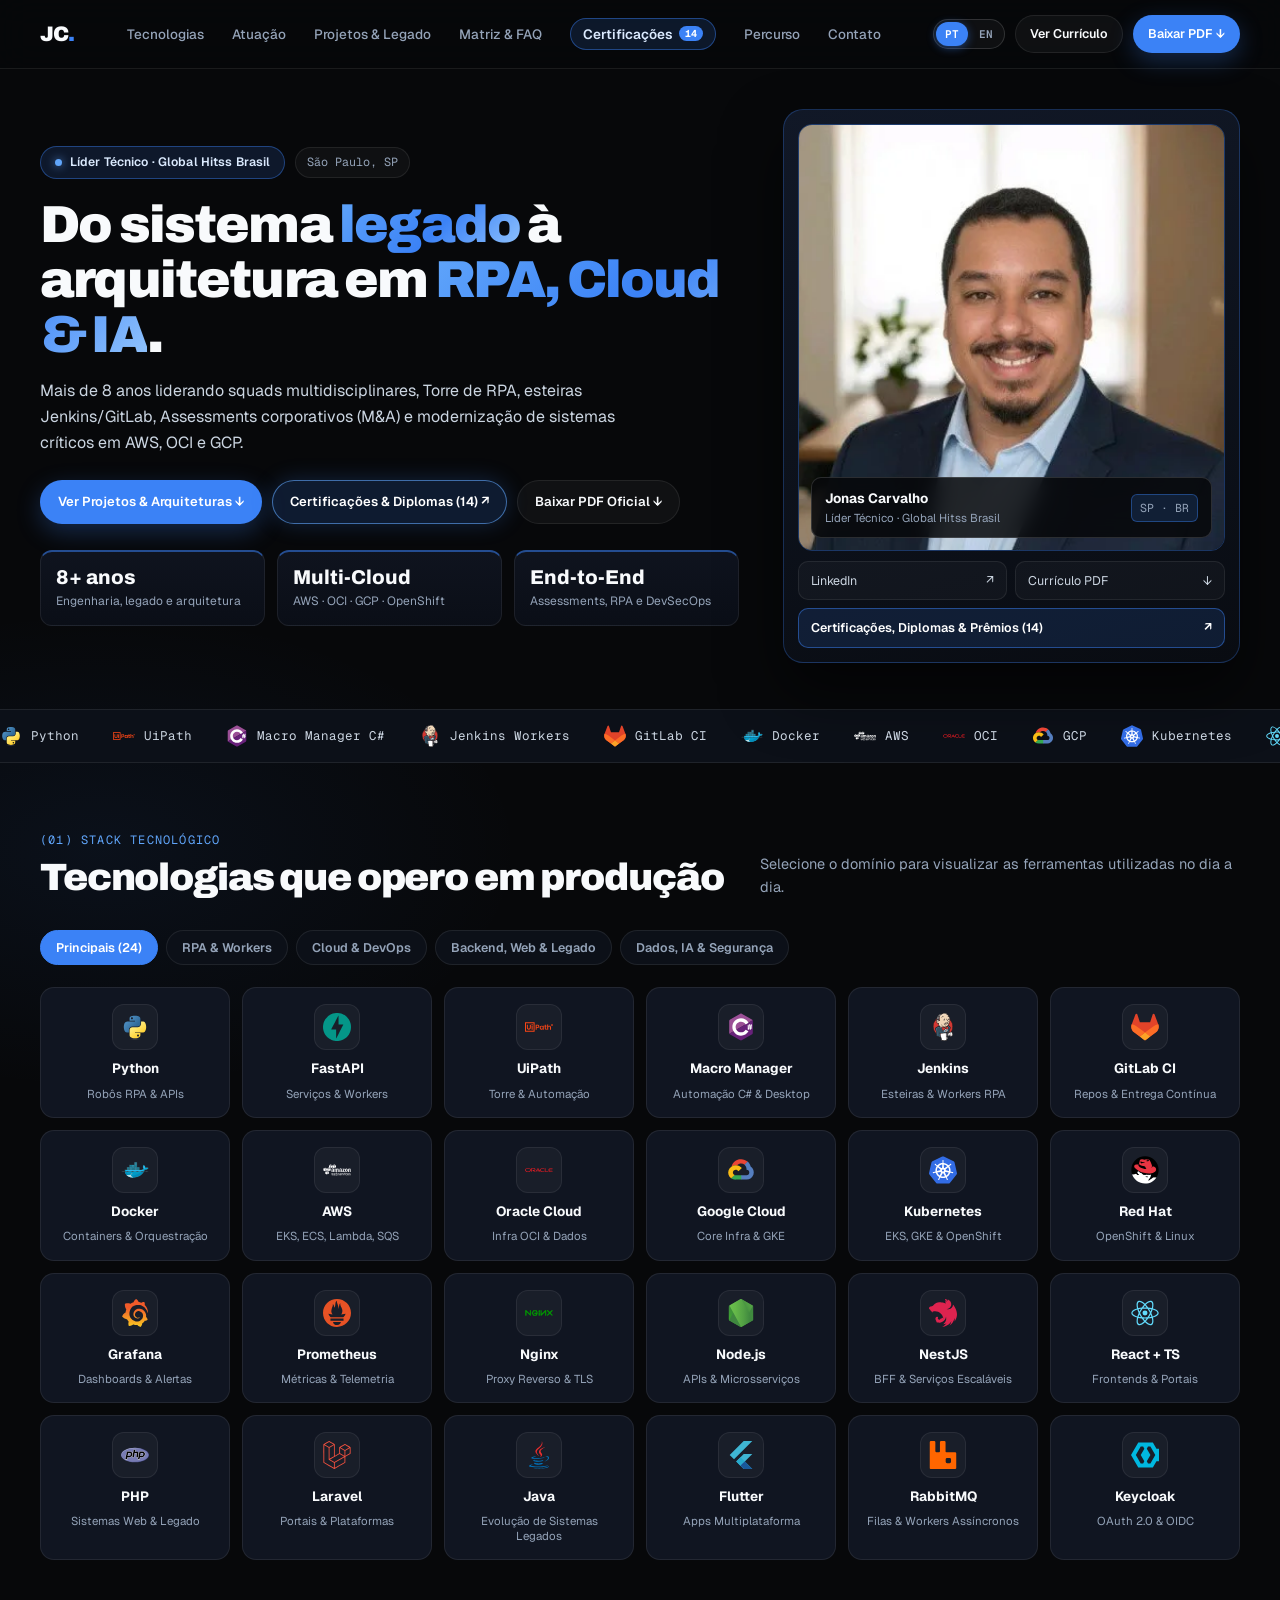
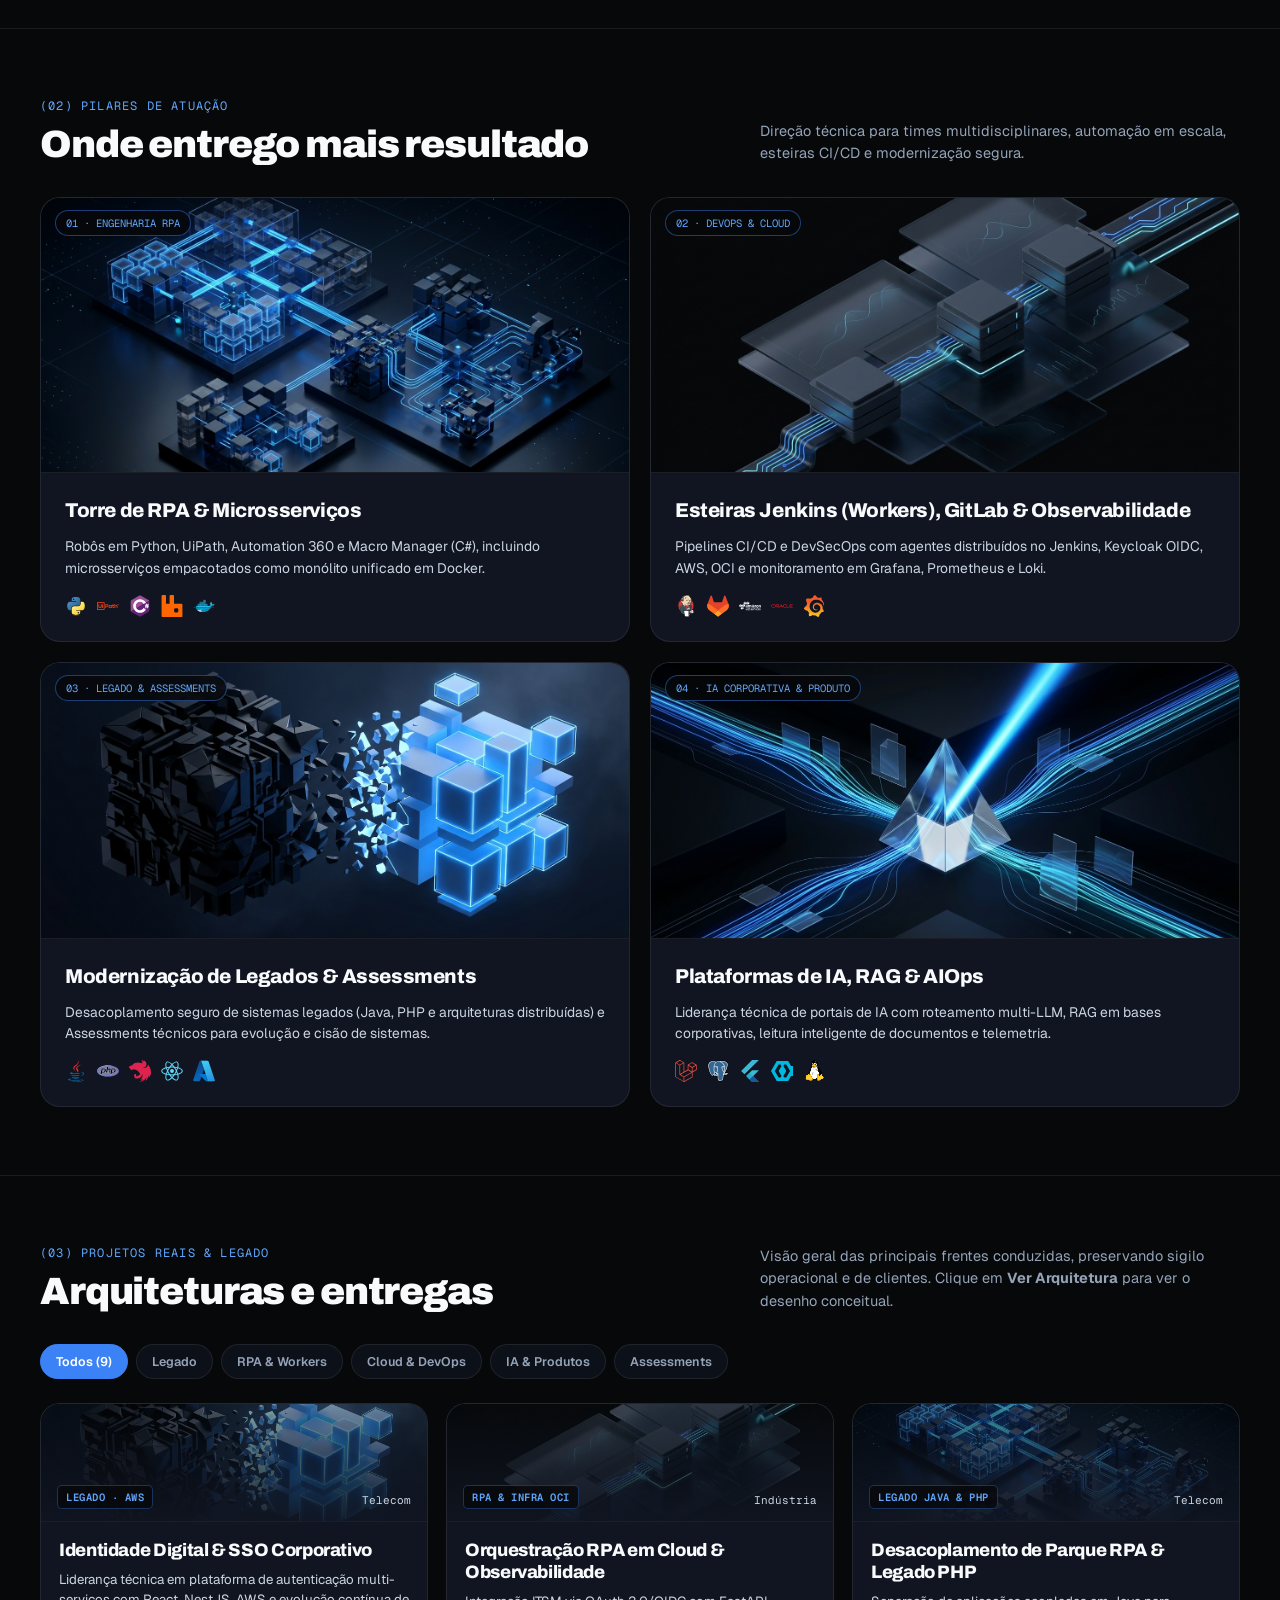
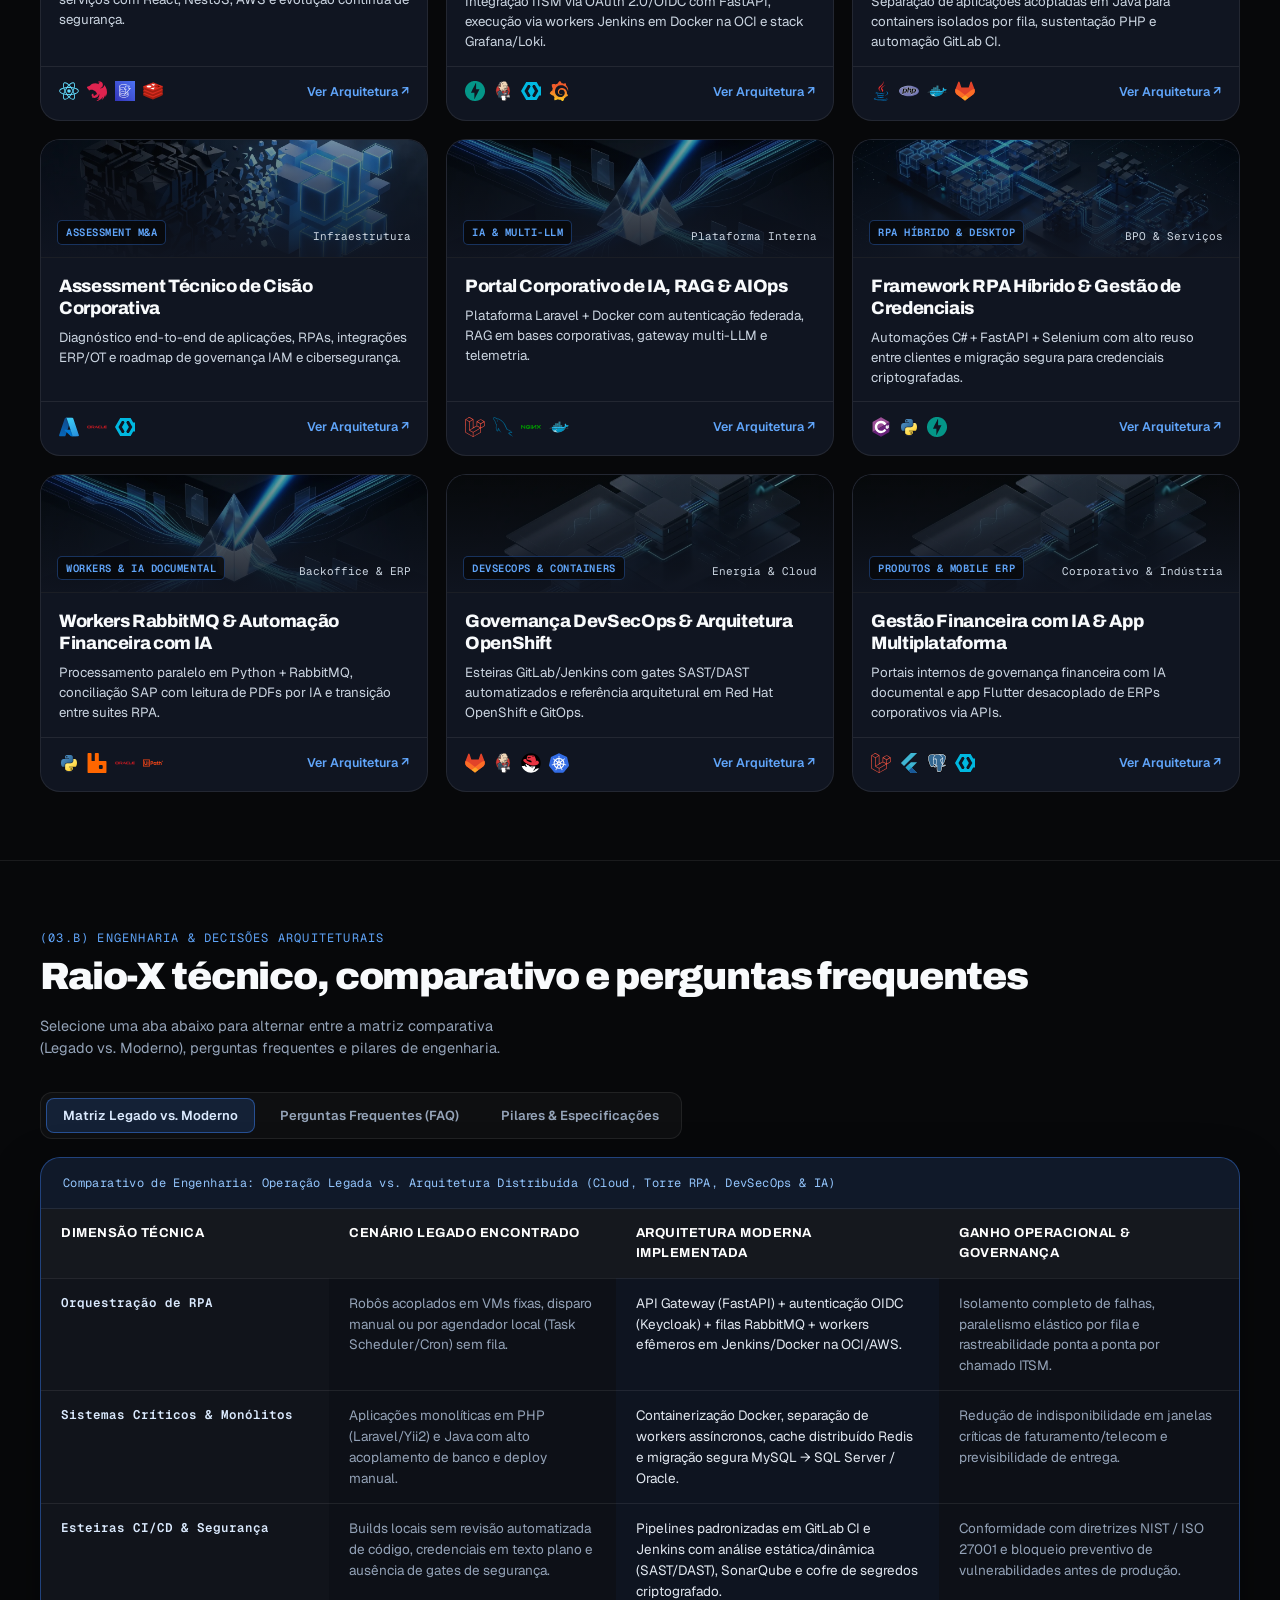
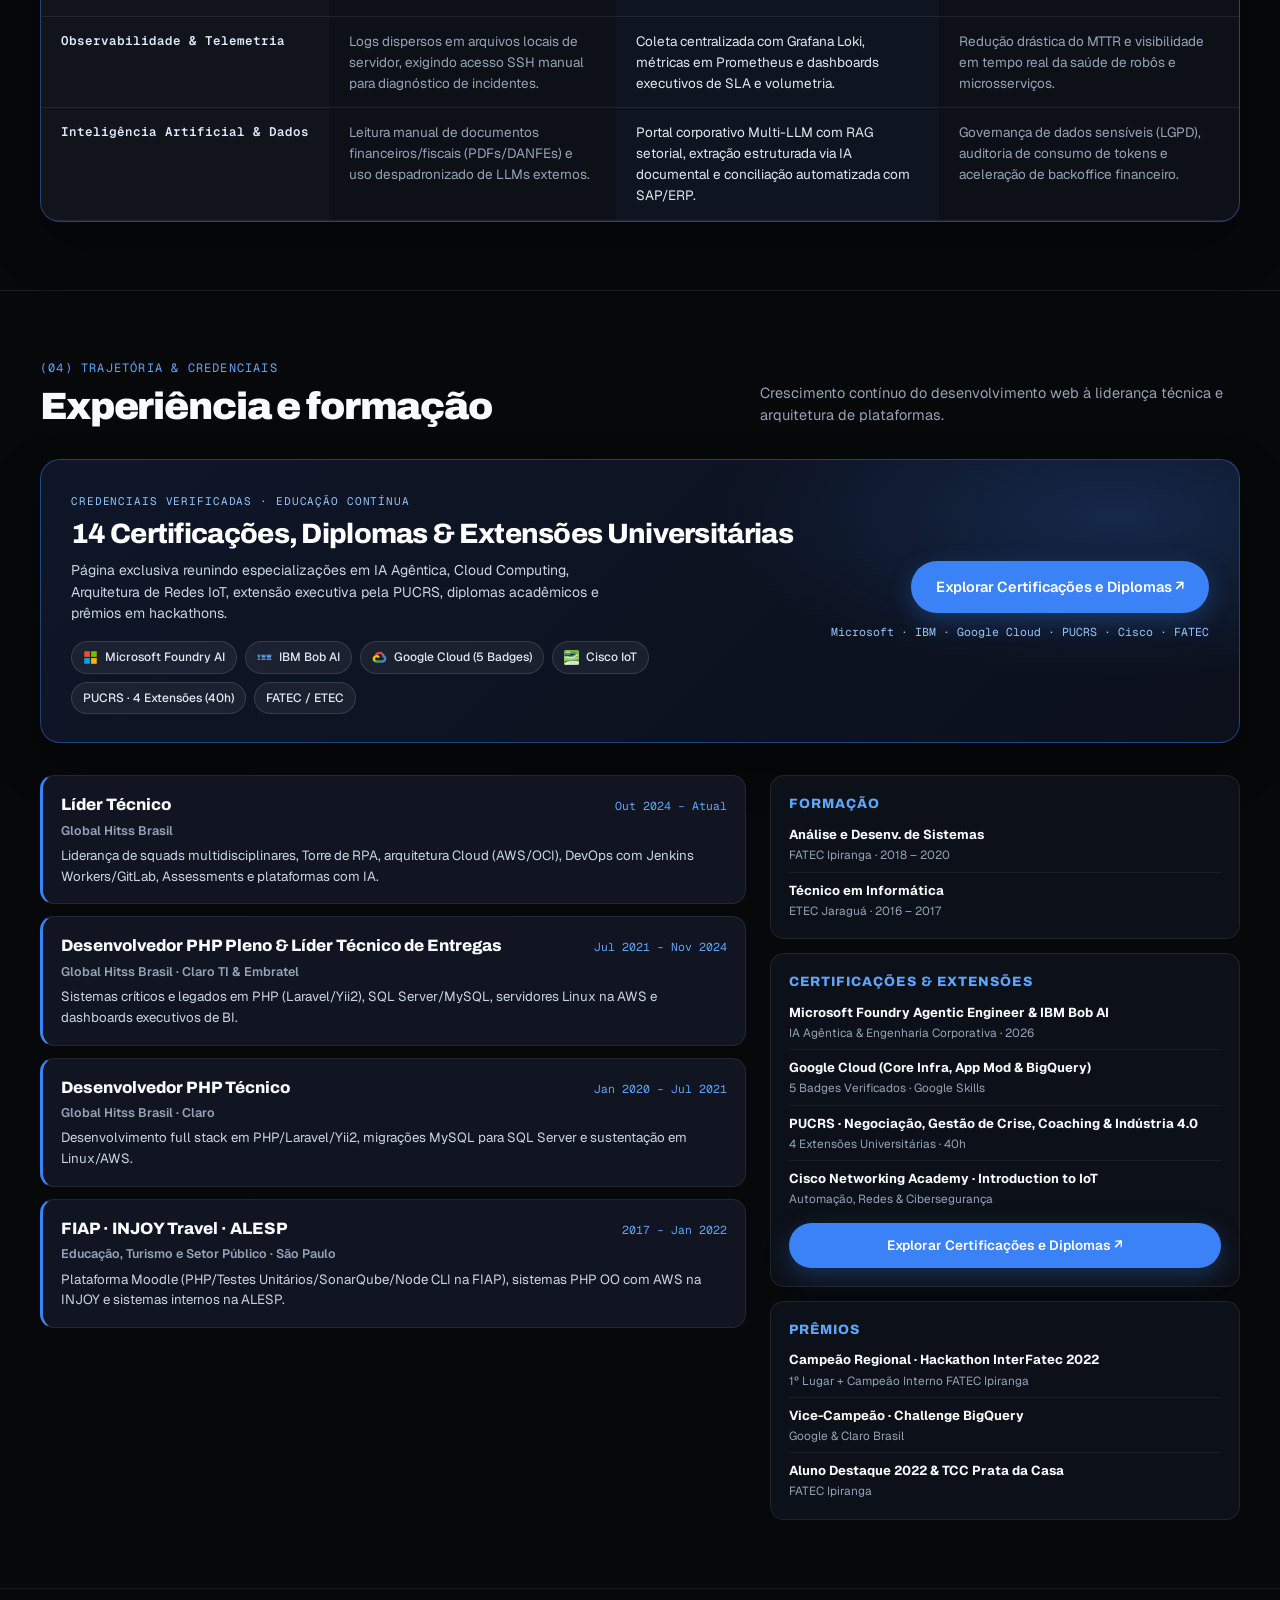
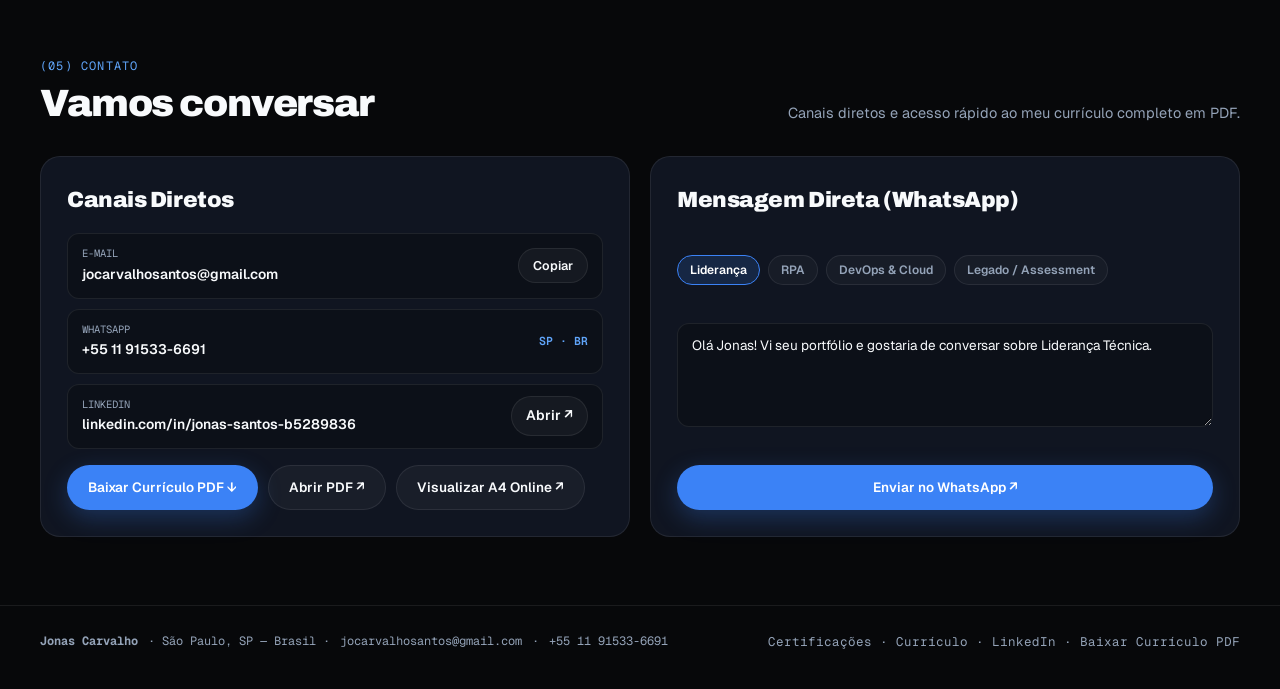
<file: index.html>
<!DOCTYPE html>
<html lang="pt-BR" dir="ltr" prefix="og: https://ogp.me/ns#">
<head>
  <meta charset="utf-8" />
  <meta name="viewport" content="width=device-width, initial-scale=1, viewport-fit=cover" />
  <title>Líder Técnico em Cloud, RPA, DevOps &amp; IA | Jonas Carvalho</title>
  <meta name="description" content="Portfólio e currículo de Jonas Carvalho, Líder Técnico em SP (+8 anos): Arquitetura Cloud (AWS/OCI/GCP), Torre RPA, DevSecOps, Legado e IA Corporativa." />
  <meta name="robots" content="index, follow, max-snippet:-1, max-image-preview:large, max-video-preview:-1" />
  <meta name="googlebot" content="index, follow, max-snippet:-1, max-image-preview:large, max-video-preview:-1" />
  <meta name="bingbot" content="index, follow, max-snippet:-1, max-image-preview:large, max-video-preview:-1" />
  <meta name="author" content="Jonas Carvalho (Jonas Silva Carvalho dos Santos)" />
  <meta name="creator" content="Jonas Carvalho" />
  <meta name="publisher" content="Jonas Carvalho — Engenharia &amp; Arquitetura de Software" />
  <meta name="application-name" content="Jonas Carvalho · Portfólio" />
  <meta name="format-detection" content="telephone=no" />
  <meta name="color-scheme" content="dark light" />
  <meta name="theme-color" content="#07080a" media="(prefers-color-scheme: dark)" />
  <meta name="theme-color" content="#0f172a" media="(prefers-color-scheme: light)" />

  <!-- SEO Local & Georreferenciamento (São Paulo - SP, Brasil) -->
  <meta name="geo.region" content="BR-SP" />
  <meta name="geo.placename" content="São Paulo, SP, Brasil" />
  <meta name="geo.position" content="-23.5505;-46.6333" />
  <meta name="ICBM" content="-23.5505, -46.6333" />

  <!-- Verificação de Motores de Busca & IndexNow -->
  <meta name="google-site-verification" content="VERIFY_GOOGLE_SEARCH_CONSOLE_JONAS_NOVASHIFT" />
  <meta name="msvalidate.01" content="VERIFY_BING_WEBMASTER_JONAS_NOVASHIFT" />
  <meta name="indexnow-key" content="8f4e2a9c1d7b3e6f5a0c8d2e4b9a1f3c" />

  <!-- Open Graph Protocol (WhatsApp, LinkedIn, Facebook, Telegram, iMessage) -->
  <meta property="og:type" content="website" />
  <meta property="og:site_name" content="Jonas Carvalho — Líder Técnico &amp; Arquiteto de Software" />
  <meta property="og:locale" content="pt_BR" />
  <meta property="og:locale:alternate" content="en_US" />
  <meta property="og:title" content="Jonas Carvalho — Líder Técnico em Arquitetura Cloud, RPA, DevOps &amp; IA" />
  <meta property="og:description" content="Mais de 8 anos liderando squads multidisciplinares, Torre de RPA, esteiras Jenkins/GitLab, Assessments M&amp;A e modernização de sistemas críticos em AWS, OCI e GCP." />
  <meta property="og:url" content="https://jonas.novashift.com.br/" />
  <meta property="og:image" content="https://jonas.novashift.com.br/og-default.jpg" />
  <meta property="og:image:secure_url" content="https://jonas.novashift.com.br/og-default.jpg" />
  <meta property="og:image:type" content="image/jpeg" />
  <meta property="og:image:width" content="1200" />
  <meta property="og:image:height" content="630" />
  <meta property="og:image:alt" content="Jonas Carvalho — Líder Técnico em Arquitetura de Software, RPA, Cloud (AWS/OCI/GCP), DevOps e IA" />
  <meta property="og:image" content="https://jonas.novashift.com.br/og-square.jpg" />
  <meta property="og:image:secure_url" content="https://jonas.novashift.com.br/og-square.jpg" />
  <meta property="og:image:type" content="image/jpeg" />
  <meta property="og:image:width" content="400" />
  <meta property="og:image:height" content="400" />
  <meta property="og:image:alt" content="Retrato executivo de Jonas Carvalho — Líder Técnico em Cloud, RPA e IA" />
  <meta property="article:published_time" content="2026-01-15T09:00:00-03:00" />
  <meta property="article:modified_time" content="2026-11-14T15:30:00-03:00" />
  <meta property="article:author" content="https://www.linkedin.com/in/jonas-santos-b5289836/" />

  <!-- Twitter / X Cards & Slack / Discord Unfurling -->
  <meta name="twitter:card" content="summary_large_image" />
  <meta name="twitter:site" content="@jonascarvalho" />
  <meta name="twitter:creator" content="@jonascarvalho" />
  <meta name="twitter:title" content="Jonas Carvalho — Líder Técnico em Cloud, RPA, DevOps &amp; IA" />
  <meta name="twitter:description" content="Portfólio técnico: Arquitetura Multi-Cloud (AWS/OCI/GCP), Torre RPA, DevSecOps (Jenkins/GitLab), Legado e IA Corporativa." />
  <meta name="twitter:image" content="https://jonas.novashift.com.br/og-default.jpg" />
  <meta name="twitter:image:alt" content="Jonas Carvalho — Líder Técnico em Arquitetura de Software, RPA, Cloud e IA" />
  <meta name="twitter:label1" content="Atuação &amp; Experiência" />
  <meta name="twitter:data1" content="Líder Técnico · 8+ Anos (SP, Brasil)" />
  <meta name="twitter:label2" content="Credenciais" />
  <meta name="twitter:data2" content="14 Certificações · 4 Prêmios" />

  <!-- Canonical, Hreflang & Descoberta de Protocolos -->
  <link rel="canonical" href="https://jonas.novashift.com.br/" />
  <link rel="alternate" hreflang="pt-BR" href="https://jonas.novashift.com.br/" />
  <link rel="alternate" hreflang="x-default" href="https://jonas.novashift.com.br/" />
  <link rel="alternate" type="application/rss+xml" title="Jonas Carvalho — Portfólio &amp; Arquitetura (RSS)" href="https://jonas.novashift.com.br/feed.xml" />
  <link rel="alternate" type="application/json+oembed" href="https://jonas.novashift.com.br/api/oembed.json" title="Jonas Carvalho — Portfólio Executivo" />
  <link rel="search" type="application/opensearchdescription+xml" title="Jonas Carvalho" href="/opensearch.xml" />
  <link rel="manifest" href="/manifest.webmanifest" />
  <meta name="msapplication-config" content="/browserconfig.xml" />
  <meta name="msapplication-TileColor" content="#07080a" />
  <meta name="msapplication-TileImage" content="/mstile-150x150.png" />

  <!-- Identidade Verificada (rel=me / author / license) -->
  <link rel="me" href="https://www.linkedin.com/in/jonas-santos-b5289836/" />
  <link rel="me" href="https://github.com/jocarvalhosantos" />
  <link rel="me" href="https://www.skills.google/public_profiles/7130689c-ac4b-4f8b-9222-3d1fb5dc4e4a" />
  <link rel="author" href="https://jonas.novashift.com.br/curriculo.html" />
  <link rel="license" href="https://jonas.novashift.com.br/#contato" />

  <!-- Suíte Completa de Favicons & PWA Icons -->
  <link rel="icon" href="/favicon.ico" sizes="48x48" />
  <link rel="icon" type="image/svg+xml" href="/icon.svg" />
  <link rel="apple-touch-icon" sizes="180x180" href="/apple-touch-icon.png" />

  <!-- Resource Hints & Preload LCP (Core Web Vitals) -->
  <link rel="preconnect" href="https://fonts.googleapis.com" />
  <link rel="preconnect" href="https://fonts.gstatic.com" crossorigin />
  <link rel="dns-prefetch" href="https://fonts.googleapis.com" />
  <link rel="preload" as="image" href="assets/jonas-photo.webp" type="image/webp" fetchpriority="high" />
  <link href="https://fonts.googleapis.com/css2?family=Archivo:wdth,wght@75..125,600..900&family=Geist+Mono:wght@400;500;600&family=Geist:wght@400;500;600;700&display=swap" rel="stylesheet" />
  <link rel="stylesheet" href="styles.css" />

  <!-- Speculation Rules API (Prefetch & Prerender Inteligente) -->
  <script type="speculationrules">
  {
    "prefetch": [
      {
        "source": "list",
        "urls": ["/certificacoes.html", "/curriculo.html"],
        "eagerness": "moderate"
      }
    ],
    "prerender": [
      {
        "where": {
          "and": [
            { "href_matches": "/*.html" },
            { "not": { "selector_matches": "[download]" } }
          ]
        },
        "eagerness": "conservative"
      }
    ]
  }
  </script>

  <!-- Grafo Unificado JSON-LD (Schema.org @graph) -->
  <script type="application/ld+json">
  {
    "@context": "https://schema.org",
    "@graph": [
      {
        "@type": ["ProfessionalService", "Organization"],
        "@id": "https://jonas.novashift.com.br/#organization",
        "name": "Jonas Carvalho — Engenharia & Arquitetura de Software",
        "alternateName": "Jonas Carvalho Tech Lead",
        "url": "https://jonas.novashift.com.br/",
        "logo": {
          "@type": "ImageObject",
          "@id": "https://jonas.novashift.com.br/#logo",
          "url": "https://jonas.novashift.com.br/icon-512.png",
          "contentUrl": "https://jonas.novashift.com.br/icon-512.png",
          "width": 512,
          "height": 512,
          "caption": "Jonas Carvalho — Líder Técnico"
        },
        "image": { "@id": "https://jonas.novashift.com.br/#primaryimage" },
        "description": "Consultoria executiva, Liderança Técnica, Arquitetura Multi-Cloud (AWS, OCI, GCP, OpenShift), Torre de RPA, DevSecOps, Assessments M&A e Inteligência Artificial Corporativa.",
        "email": "jocarvalhosantos@gmail.com",
        "telephone": "+55-11-91533-6691",
        "priceRange": "$$$$",
        "address": {
          "@type": "PostalAddress",
          "addressLocality": "São Paulo",
          "addressRegion": "SP",
          "addressCountry": "BR"
        },
        "geo": {
          "@type": "GeoCoordinates",
          "latitude": -23.5505,
          "longitude": -46.6333
        },
        "areaServed": [
          { "@type": "Country", "name": "Brasil" },
          { "@type": "State", "name": "São Paulo" }
        ],
        "founder": { "@id": "https://jonas.novashift.com.br/#person" },
        "sameAs": [
          "https://www.linkedin.com/in/jonas-santos-b5289836/",
          "https://github.com/jocarvalhosantos",
          "https://www.skills.google/public_profiles/7130689c-ac4b-4f8b-9222-3d1fb5dc4e4a"
        ],
        "contactPoint": {
          "@type": "ContactPoint",
          "contactType": "executive inquiries",
          "telephone": "+55-11-91533-6691",
          "email": "jocarvalhosantos@gmail.com",
          "availableLanguage": ["Portuguese", "English"]
        }
      },
      {
        "@type": "Person",
        "@id": "https://jonas.novashift.com.br/#person",
        "name": "Jonas Carvalho",
        "alternateName": "Jonas Silva Carvalho dos Santos",
        "jobTitle": "Líder Técnico | Arquitetura de Software, RPA, Cloud, DevOps & IA",
        "url": "https://jonas.novashift.com.br/",
        "image": {
          "@type": "ImageObject",
          "url": "https://jonas.novashift.com.br/assets/jonas-photo.jpg",
          "width": 640,
          "height": 640,
          "caption": "Jonas Carvalho — Líder Técnico em São Paulo, Brasil"
        },
        "email": "mailto:jocarvalhosantos@gmail.com",
        "telephone": "+55-11-91533-6691",
        "worksFor": {
          "@type": "Organization",
          "name": "Global Hitss Brasil"
        },
        "alumniOf": [
          {
            "@type": "CollegeOrUniversity",
            "name": "FATEC Ipiranga — Faculdade de Tecnologia de São Paulo"
          },
          {
            "@type": "CollegeOrUniversity",
            "name": "PUCRS — Pontifícia Universidade Católica do Rio Grande do Sul"
          },
          {
            "@type": "EducationalOrganization",
            "name": "ETEC Jaraguá — Centro Paula Souza"
          }
        ],
        "knowsAbout": [
          "Technical Leadership",
          "Software Architecture",
          "Robotic Process Automation (RPA)",
          "Python",
          "FastAPI",
          "UiPath",
          "C# .NET",
          "PHP Laravel Yii2",
          "Java",
          "Node.js NestJS React",
          "Amazon Web Services (AWS)",
          "Oracle Cloud Infrastructure (OCI)",
          "Google Cloud Platform (GCP)",
          "Red Hat OpenShift & Kubernetes",
          "DevSecOps Jenkins GitLab CI",
          "Enterprise AI, Multi-LLM & RAG",
          "IT M&A Technical Assessments"
        ],
        "award": [
          "1º Lugar Geral Regional — Hackathon InterFatec 2022",
          "1º Lugar Interno — Hackathon FATEC Ipiranga 2022",
          "2º Lugar (Vice-Campeão) — Challenge BigQuery Google & Claro Brasil",
          "Prêmio Aluno Destaque 2022 & TCC Prata da Casa — FATEC Ipiranga"
        ],
        "hasCredential": [
          {
            "@type": "EducationalOccupationalCredential",
            "name": "Tecnólogo em Análise e Desenvolvimento de Sistemas",
            "credentialCategory": "degree",
            "recognizedBy": { "@type": "CollegeOrUniversity", "name": "FATEC Ipiranga" }
          },
          {
            "@type": "EducationalOccupationalCredential",
            "name": "Foundry Agentic Engineer — Certificate of Completion",
            "credentialCategory": "certification",
            "recognizedBy": { "@type": "Organization", "name": "Microsoft" }
          },
          {
            "@type": "EducationalOccupationalCredential",
            "name": "IBM Bob — AI-Powered Software Engineering",
            "credentialCategory": "certification",
            "recognizedBy": { "@type": "Organization", "name": "IBM" }
          },
          {
            "@type": "EducationalOccupationalCredential",
            "name": "Google Cloud Infrastructure, App Modernization & BigQuery (5 Badges)",
            "credentialCategory": "badge",
            "recognizedBy": { "@type": "Organization", "name": "Google Cloud" }
          },
          {
            "@type": "EducationalOccupationalCredential",
            "name": "Extensão Universitária em Negociação, Gestão de Crise, Coaching e Indústria 4.0 (40h)",
            "credentialCategory": "certificate",
            "recognizedBy": { "@type": "CollegeOrUniversity", "name": "PUCRS" }
          }
        ],
        "sameAs": [
          "https://www.linkedin.com/in/jonas-santos-b5289836/",
          "https://github.com/jocarvalhosantos",
          "https://www.skills.google/public_profiles/7130689c-ac4b-4f8b-9222-3d1fb5dc4e4a"
        ]
      },
      {
        "@type": "WebSite",
        "@id": "https://jonas.novashift.com.br/#website",
        "url": "https://jonas.novashift.com.br/",
        "name": "Jonas Carvalho — Líder Técnico",
        "inLanguage": "pt-BR",
        "publisher": { "@id": "https://jonas.novashift.com.br/#person" },
        "potentialAction": {
          "@type": "SearchAction",
          "target": {
            "@type": "EntryPoint",
            "urlTemplate": "https://jonas.novashift.com.br/?q={search_term_string}#casos"
          },
          "query-input": "required name=search_term_string"
        }
      },
      {
        "@type": "ImageObject",
        "@id": "https://jonas.novashift.com.br/#primaryimage",
        "inLanguage": "pt-BR",
        "url": "https://jonas.novashift.com.br/og-default.jpg",
        "contentUrl": "https://jonas.novashift.com.br/og-default.jpg",
        "width": 1200,
        "height": 630,
        "caption": "Jonas Carvalho — Líder Técnico em Arquitetura de Software, RPA, Cloud (AWS/OCI/GCP), DevOps & IA"
      },
      {
        "@type": ["WebPage", "ProfilePage"],
        "@id": "https://jonas.novashift.com.br/#webpage",
        "url": "https://jonas.novashift.com.br/",
        "name": "Líder Técnico em Cloud, RPA, DevOps & IA | Jonas Carvalho",
        "description": "Portfólio e currículo executivo de Jonas Carvalho, Líder Técnico em São Paulo (+8 anos): Arquitetura Cloud (AWS/OCI/GCP), Torre RPA, DevSecOps, Legado e IA Corporativa.",
        "inLanguage": "pt-BR",
        "isPartOf": { "@id": "https://jonas.novashift.com.br/#website" },
        "about": { "@id": "https://jonas.novashift.com.br/#person" },
        "mainEntity": { "@id": "https://jonas.novashift.com.br/#person" },
        "primaryImageOfPage": { "@id": "https://jonas.novashift.com.br/#primaryimage" },
        "breadcrumb": { "@id": "https://jonas.novashift.com.br/#breadcrumb" },
        "datePublished": "2026-01-15T09:00:00-03:00",
        "dateModified": "2026-11-14T15:30:00-03:00",
        "speakable": {
          "@type": "SpeakableSpecification",
          "cssSelector": [".hero-title", ".hero-lede", "#arquitetura-faq .section-title"]
        }
      },
      {
        "@type": "BreadcrumbList",
        "@id": "https://jonas.novashift.com.br/#breadcrumb",
        "itemListElement": [
          {
            "@type": "ListItem",
            "position": 1,
            "name": "Início (Portfólio Técnico)",
            "item": "https://jonas.novashift.com.br/"
          }
        ]
      },
      {
        "@type": "FAQPage",
        "@id": "https://jonas.novashift.com.br/#faqpage",
        "mainEntity": [
          {
            "@type": "Question",
            "name": "Qual é a especialidade principal de Jonas Carvalho como Líder Técnico?",
            "acceptedAnswer": {
              "@type": "Answer",
              "text": "Jonas Carvalho atua há mais de 8 anos em engenharia de software e liderança técnica em São Paulo, combinando modernização de sistemas legados críticos (PHP Laravel/Yii2, Java e C# .NET) com arquiteturas distribuídas modernas: Torre de RPA (Python, FastAPI, UiPath, RabbitMQ), infraestrutura Multi-Cloud (AWS, Oracle Cloud OCI, Google Cloud e Red Hat OpenShift), esteiras DevSecOps (Jenkins e GitLab CI) e plataformas corporativas de Inteligência Artificial (Multi-LLM, RAG e governança de prompts)."
            }
          },
          {
            "@type": "Question",
            "name": "Como funciona a arquitetura de orquestração RPA com Jenkins Workers e Docker?",
            "acceptedAnswer": {
              "@type": "Answer",
              "text": "Em vez de depender de agendadores locais em servidores fixos (VMs estáticas), a arquitetura desacopla o disparo e a execução: chamados ITSM ou eventos em filas RabbitMQ acionam APIs FastAPI autenticadas via OAuth 2.0/OIDC (Keycloak), que orquestram jobs sob demanda em workers Jenkins isolados em containers Docker na nuvem (OCI/AWS), com logs centralizados em Grafana Loki e métricas em Prometheus."
            }
          },
          {
            "@type": "Question",
            "name": "Quais certificações e prêmios técnicos Jonas Carvalho possui?",
            "acceptedAnswer": {
              "@type": "Answer",
              "text": "Jonas possui 14 certificações e diplomas verificados — incluindo Microsoft Foundry Agentic Engineer (2026), IBM Bob AI Software Engineering (2026), 5 badges oficiais Google Cloud (Core Infrastructure, App Modernization e BigQuery), Cisco Introduction to IoT, 4 extensões executivas pela PUCRS (40h) e graduação em Análise e Desenvolvimento de Sistemas pela FATEC Ipiranga — além de 4 prêmios de destaque, incluindo 1º Lugar Regional no Hackathon InterFatec 2022 e Vice-Campeão no Challenge BigQuery Google & Claro."
            }
          },
          {
            "@type": "Question",
            "name": "Como é conduzido um Assessment Técnico de TI em operações de M&A ou cisão corporativa?",
            "acceptedAnswer": {
              "@type": "Answer",
              "text": "O processo de Assessment Técnico (Technical Due Diligence) avalia de ponta a ponta o parque de aplicações, bancos de dados, automações RPA, integrações com ERPs (SAP/Oracle) e redes industriais (IT/OT), mapeando riscos de segurança IAM (alinhados ao NIST e ISO 27001), dependências de licenciamento e dívida técnica para entregar um roadmap executivo de transição sem indisponibilidade operacional."
            }
          }
        ]
      }
    ]
  }
  </script>
</head>
<body>
  <a href="#main-content" class="skip-link">Pular para o conteúdo principal</a>

  <!-- NAV -->
  <header class="nav" id="top">
    <div class="nav-inner">
      <a href="#top" class="nav-logo" aria-label="Jonas Carvalho — Início" translate="no">JC<span>.</span></a>

      <nav class="nav-links" id="navLinks" aria-label="Principal">
        <a href="#stack">Tecnologias</a>
        <a href="#especialidades">Atuação</a>
        <a href="#casos">Projetos &amp; Legado</a>
        <a href="#arquitetura-faq">Matriz &amp; FAQ</a>
        <a href="certificacoes.html" class="nav-cert-link">Certificações <span class="nav-cert-badge">14</span></a>
        <a href="#percurso">Percurso</a>
        <a href="#contato">Contato</a>
      </nav>

      <div class="nav-actions">
        <div class="lang-switch" role="group" aria-label="Idioma / Language">
          <button type="button" class="lang-btn active" data-lang="pt">PT</button>
          <button type="button" class="lang-btn" data-lang="en">EN</button>
        </div>
        <a href="curriculo.html" id="navViewCvBtn" class="btn btn-ghost btn-sm">Ver Currículo</a>
        <a href="Jonas-Carvalho-CV.pdf" id="navDownloadPdfBtn" download="Jonas-Carvalho-CV.pdf" class="btn btn-primary btn-sm">Baixar PDF ↓</a>
        <button type="button" class="nav-toggle" id="navToggle" aria-label="Abrir menu" aria-expanded="false">☰</button>
      </div>
    </div>
  </header>

  <main id="main-content">
  <!-- HERO -->
  <section class="hero" aria-labelledby="hero-heading">
    <div class="container">
      <div class="hero-grid">
        <div class="hero-copy">
          <div class="hero-badge-row">
            <span class="status-badge"><i class="status-dot"></i>Líder Técnico · Global Hitss Brasil</span>
            <span class="hero-loc-tag mono">São Paulo, SP</span>
          </div>

          <h1 class="hero-title" id="hero-heading">
            Do sistema <span class="accent">legado</span> à arquitetura em <span class="accent">RPA, Cloud &amp; IA</span>.
          </h1>
          <p class="hero-lede">
            Mais de 8 anos liderando squads multidisciplinares, Torre de RPA, esteiras <span translate="no">Jenkins/GitLab</span>, Assessments corporativos (M&amp;A) e modernização de sistemas críticos em <span translate="no">AWS, OCI e GCP</span>.
          </p>

          <div class="hero-ctas">
            <a href="#casos" class="btn btn-primary">Ver Projetos &amp; Arquiteturas ↓</a>
            <a href="certificacoes.html" class="btn btn-cert-hero">Certificações &amp; Diplomas (14) ↗</a>
            <a href="Jonas-Carvalho-CV.pdf" download="Jonas-Carvalho-CV.pdf" class="btn btn-ghost">Baixar PDF Oficial ↓</a>
          </div>

          <div class="hero-highlights">
            <div class="mini-kpi">
              <strong>8+ anos</strong>
              <span>Engenharia, legado e arquitetura</span>
            </div>
            <div class="mini-kpi">
              <strong translate="no">Multi-Cloud</strong>
              <span translate="no">AWS · OCI · GCP · OpenShift</span>
            </div>
            <div class="mini-kpi">
              <strong translate="no">End-to-End</strong>
              <span>Assessments, RPA e DevSecOps</span>
            </div>
          </div>
        </div>

        <aside class="hero-profile-card" aria-label="Resumo executivo e foto de Jonas Carvalho">
          <div class="hero-photo-wrap">
            <figure class="hero-figure">
              <picture>
                <source srcset="assets/jonas-photo.webp" type="image/webp" />
                <img src="assets/jonas-photo.jpg" alt="Retrato executivo de Jonas Carvalho, Líder Técnico em Arquitetura Cloud, RPA, DevOps e IA em São Paulo" width="640" height="640" fetchpriority="high" decoding="async" />
              </picture>
              <figcaption class="sr-only-caption">Jonas Carvalho — Líder Técnico em São Paulo, SP</figcaption>
            </figure>
            <div class="photo-badge">
              <div>
                <strong>Jonas Carvalho</strong>
                <span id="photoBadgeRole">Líder Técnico · Global Hitss Brasil</span>
                <small class="photo-badge-sub" id="photoBadgeSub">Arquitetura Cloud, RPA, DevOps &amp; IA</small>
              </div>
              <span class="badge-tag">SP · BR</span>
            </div>
          </div>
          <div class="profile-quick-links">
            <a href="https://www.linkedin.com/in/jonas-santos-b5289836/" target="_blank" rel="noopener me" class="quick-chip">
              <span>LinkedIn</span><span>↗</span>
            </a>
            <a href="Jonas-Carvalho-CV.pdf" download="Jonas-Carvalho-CV.pdf" class="quick-chip">
              <span>Currículo PDF</span><span>↓</span>
            </a>
            <a href="certificacoes.html" class="quick-chip quick-chip-featured">
              <span>Certificações, Diplomas &amp; Prêmios (14)</span><span>↗</span>
            </a>
          </div>
        </aside>
      </div>
    </div>
  </section>

  <!-- LOGO MARQUEE STRIP -->
  <div class="logo-marquee" aria-label="Principais tecnologias">
    <div class="logo-marquee-track">
      <span class="mq-brand"><img src="assets/logos/python.svg" alt="Python" />Python</span>
      <span class="mq-brand"><img src="assets/logos/uipath.svg" alt="UiPath" />UiPath</span>
      <span class="mq-brand"><img src="assets/logos/csharp.svg" alt="C#" />Macro Manager C#</span>
      <span class="mq-brand"><img src="assets/logos/jenkins.svg" alt="Jenkins" />Jenkins Workers</span>
      <span class="mq-brand"><img src="assets/logos/gitlab.svg" alt="GitLab" />GitLab CI</span>
      <span class="mq-brand"><img src="assets/logos/docker.svg" alt="Docker" />Docker</span>
      <span class="mq-brand"><img class="logo-invert" src="assets/logos/aws.svg" alt="AWS" />AWS</span>
      <span class="mq-brand"><img src="assets/logos/oracle.svg" alt="Oracle Cloud" />OCI</span>
      <span class="mq-brand"><img src="assets/logos/googlecloud.svg" alt="Google Cloud" />GCP</span>
      <span class="mq-brand"><img src="assets/logos/kubernetes.svg" alt="Kubernetes" />Kubernetes</span>
      <span class="mq-brand"><img src="assets/logos/react.svg" alt="React" />React</span>
      <span class="mq-brand"><img src="assets/logos/nestjs.svg" alt="NestJS" />NestJS</span>
      <span class="mq-brand"><img src="assets/logos/php.svg" alt="PHP" />PHP</span>
      <span class="mq-brand"><img src="assets/logos/laravel.svg" alt="Laravel" />Laravel</span>
      <span class="mq-brand"><img src="assets/logos/java.svg" alt="Java" />Java</span>
      <span class="mq-brand"><img src="assets/logos/grafana.svg" alt="Grafana" />Grafana</span>
      <span class="mq-brand"><img src="assets/logos/keycloak.svg" alt="Keycloak" />Keycloak</span>
      <span class="mq-brand"><img src="assets/logos/rabbitmq.svg" alt="RabbitMQ" />RabbitMQ</span>

      <span class="mq-brand"><img src="assets/logos/python.svg" alt="" />Python</span>
      <span class="mq-brand"><img src="assets/logos/uipath.svg" alt="" />UiPath</span>
      <span class="mq-brand"><img src="assets/logos/csharp.svg" alt="" />Macro Manager C#</span>
      <span class="mq-brand"><img src="assets/logos/jenkins.svg" alt="" />Jenkins Workers</span>
      <span class="mq-brand"><img src="assets/logos/gitlab.svg" alt="" />GitLab CI</span>
      <span class="mq-brand"><img src="assets/logos/docker.svg" alt="" />Docker</span>
      <span class="mq-brand"><img class="logo-invert" src="assets/logos/aws.svg" alt="" />AWS</span>
      <span class="mq-brand"><img src="assets/logos/oracle.svg" alt="" />OCI</span>
      <span class="mq-brand"><img src="assets/logos/googlecloud.svg" alt="" />GCP</span>
      <span class="mq-brand"><img src="assets/logos/kubernetes.svg" alt="" />Kubernetes</span>
      <span class="mq-brand"><img src="assets/logos/react.svg" alt="" />React</span>
      <span class="mq-brand"><img src="assets/logos/nestjs.svg" alt="" />NestJS</span>
      <span class="mq-brand"><img src="assets/logos/php.svg" alt="" />PHP</span>
      <span class="mq-brand"><img src="assets/logos/laravel.svg" alt="" />Laravel</span>
      <span class="mq-brand"><img src="assets/logos/java.svg" alt="" />Java</span>
      <span class="mq-brand"><img src="assets/logos/grafana.svg" alt="" />Grafana</span>
      <span class="mq-brand"><img src="assets/logos/keycloak.svg" alt="" />Keycloak</span>
      <span class="mq-brand"><img src="assets/logos/rabbitmq.svg" alt="" />RabbitMQ</span>
    </div>
  </div>

  <!-- 01. MURAL VISUAL DE TECNOLOGIAS -->
  <section class="section" id="stack">
    <div class="container">
      <div class="section-header">
        <div>
          <span class="section-kicker">(01) Stack Tecnológico</span>
          <h2 class="section-title">Tecnologias que opero em produção</h2>
        </div>
        <p class="section-sub">
          Selecione o domínio para visualizar as ferramentas utilizadas no dia a dia.
        </p>
      </div>

      <div class="tab-bar" role="tablist" aria-label="Filtrar tecnologias">
        <button type="button" class="tab-btn active" role="tab" aria-selected="true" data-tab="all">Principais (24)</button>
        <button type="button" class="tab-btn" role="tab" aria-selected="false" data-tab="rpa">RPA &amp; Workers</button>
        <button type="button" class="tab-btn" role="tab" aria-selected="false" data-tab="devops">Cloud &amp; DevOps</button>
        <button type="button" class="tab-btn" role="tab" aria-selected="false" data-tab="backend">Backend, Web &amp; Legado</button>
        <button type="button" class="tab-btn" role="tab" aria-selected="false" data-tab="dados">Dados, IA &amp; Segurança</button>
      </div>

      <div class="logo-grid" id="logoGrid">
        <div class="logo-tile" data-cats="rpa dados"><div class="logo-icon-wrap"><img src="assets/logos/python.svg" alt="Python" /></div><strong>Python</strong><span>Robôs RPA &amp; APIs</span></div>
        <div class="logo-tile" data-cats="rpa"><div class="logo-icon-wrap"><img src="assets/logos/fastapi.svg" alt="FastAPI" /></div><strong>FastAPI</strong><span>Serviços &amp; Workers</span></div>
        <div class="logo-tile" data-cats="rpa"><div class="logo-icon-wrap"><img src="assets/logos/uipath.svg" alt="UiPath" /></div><strong>UiPath</strong><span>Torre &amp; Automação</span></div>
        <div class="logo-tile" data-cats="rpa"><div class="logo-icon-wrap"><img src="assets/logos/csharp.svg" alt="Macro Manager C#" /></div><strong>Macro Manager</strong><span>Automação C# &amp; Desktop</span></div>
        <div class="logo-tile" data-cats="rpa devops"><div class="logo-icon-wrap"><img src="assets/logos/jenkins.svg" alt="Jenkins" /></div><strong>Jenkins</strong><span>Esteiras &amp; Workers RPA</span></div>
        <div class="logo-tile" data-cats="devops"><div class="logo-icon-wrap"><img src="assets/logos/gitlab.svg" alt="GitLab" /></div><strong>GitLab CI</strong><span>Repos &amp; Entrega Contínua</span></div>
        <div class="logo-tile" data-cats="devops rpa"><div class="logo-icon-wrap"><img src="assets/logos/docker.svg" alt="Docker" /></div><strong>Docker</strong><span>Containers &amp; Orquestração</span></div>
        <div class="logo-tile" data-cats="devops"><div class="logo-icon-wrap"><img class="logo-invert" src="assets/logos/aws.svg" alt="AWS" /></div><strong>AWS</strong><span>EKS, ECS, Lambda, SQS</span></div>
        <div class="logo-tile" data-cats="devops"><div class="logo-icon-wrap"><img src="assets/logos/oracle.svg" alt="Oracle Cloud" /></div><strong>Oracle Cloud</strong><span>Infra OCI &amp; Dados</span></div>
        <div class="logo-tile" data-cats="devops"><div class="logo-icon-wrap"><img src="assets/logos/googlecloud.svg" alt="GCP" /></div><strong>Google Cloud</strong><span>Core Infra &amp; GKE</span></div>
        <div class="logo-tile" data-cats="devops"><div class="logo-icon-wrap"><img src="assets/logos/kubernetes.svg" alt="Kubernetes" /></div><strong>Kubernetes</strong><span>EKS, GKE &amp; OpenShift</span></div>
        <div class="logo-tile" data-cats="devops"><div class="logo-icon-wrap"><img src="assets/logos/redhat.svg" alt="Red Hat OpenShift" /></div><strong>Red Hat</strong><span>OpenShift &amp; Linux</span></div>
        <div class="logo-tile" data-cats="devops"><div class="logo-icon-wrap"><img src="assets/logos/grafana.svg" alt="Grafana" /></div><strong>Grafana</strong><span>Dashboards &amp; Alertas</span></div>
        <div class="logo-tile" data-cats="devops"><div class="logo-icon-wrap"><img src="assets/logos/prometheus.svg" alt="Prometheus" /></div><strong>Prometheus</strong><span>Métricas &amp; Telemetria</span></div>
        <div class="logo-tile" data-cats="devops"><div class="logo-icon-wrap"><img src="assets/logos/nginx.svg" alt="Nginx" /></div><strong>Nginx</strong><span>Proxy Reverso &amp; TLS</span></div>
        <div class="logo-tile" data-cats="backend"><div class="logo-icon-wrap"><img src="assets/logos/nodejs.svg" alt="Node.js" /></div><strong>Node.js</strong><span>APIs &amp; Microsserviços</span></div>
        <div class="logo-tile" data-cats="backend"><div class="logo-icon-wrap"><img src="assets/logos/nestjs.svg" alt="NestJS" /></div><strong>NestJS</strong><span>BFF &amp; Serviços Escaláveis</span></div>
        <div class="logo-tile" data-cats="backend"><div class="logo-icon-wrap"><img src="assets/logos/react.svg" alt="React" /></div><strong>React + TS</strong><span>Frontends &amp; Portais</span></div>
        <div class="logo-tile" data-cats="backend dados"><div class="logo-icon-wrap"><img src="assets/logos/php.svg" alt="PHP" /></div><strong>PHP</strong><span>Sistemas Web &amp; Legado</span></div>
        <div class="logo-tile" data-cats="backend dados"><div class="logo-icon-wrap"><img src="assets/logos/laravel.svg" alt="Laravel" /></div><strong>Laravel</strong><span>Portais &amp; Plataformas</span></div>
        <div class="logo-tile" data-cats="backend"><div class="logo-icon-wrap"><img src="assets/logos/java.svg" alt="Java" /></div><strong>Java</strong><span>Evolução de Sistemas Legados</span></div>
        <div class="logo-tile" data-cats="backend"><div class="logo-icon-wrap"><img src="assets/logos/flutter.svg" alt="Flutter" /></div><strong>Flutter</strong><span>Apps Multiplataforma</span></div>
        <div class="logo-tile" data-cats="dados rpa"><div class="logo-icon-wrap"><img src="assets/logos/rabbitmq.svg" alt="RabbitMQ" /></div><strong>RabbitMQ</strong><span>Filas &amp; Workers Assíncronos</span></div>
        <div class="logo-tile" data-cats="dados"><div class="logo-icon-wrap"><img src="assets/logos/keycloak.svg" alt="Keycloak" /></div><strong>Keycloak</strong><span>OAuth 2.0 &amp; OIDC</span></div>
      </div>
    </div>
  </section>

  <!-- 02. PILARES VISUAIS -->
  <section class="section" id="especialidades">
    <div class="container">
      <div class="section-header">
        <div>
          <span class="section-kicker">(02) Pilares de Atuação</span>
          <h2 class="section-title">Onde entrego mais resultado</h2>
        </div>
        <p class="section-sub">
          Direção técnica para times multidisciplinares, automação em escala, esteiras CI/CD e modernização segura.
        </p>
      </div>

      <div class="pillars-grid">
        <article class="pillar-card">
          <div class="pillar-media">
            <img src="assets/case-rpa.jpg" alt="Ilustração abstrata de automação RPA distribuída" />
            <span class="pillar-tag">01 · ENGENHARIA RPA</span>
          </div>
          <div class="pillar-body">
            <h3>Torre de RPA &amp; Microsserviços</h3>
            <p>Robôs em Python, UiPath, Automation 360 e Macro Manager (C#), incluindo microsserviços empacotados como monólito unificado em Docker.</p>
            <div class="pillar-logos">
              <img src="assets/logos/python.svg" alt="Python" title="Python" />
              <img src="assets/logos/uipath.svg" alt="UiPath" title="UiPath" />
              <img src="assets/logos/csharp.svg" alt="C#" title="C#" />
              <img src="assets/logos/rabbitmq.svg" alt="RabbitMQ" title="RabbitMQ" />
              <img src="assets/logos/docker.svg" alt="Docker" title="Docker" />
            </div>
          </div>
        </article>

        <article class="pillar-card">
          <div class="pillar-media">
            <img src="assets/case-cloud.jpg" alt="Ilustração abstrata de Cloud, DevOps e Observabilidade" />
            <span class="pillar-tag">02 · DEVOPS &amp; CLOUD</span>
          </div>
          <div class="pillar-body">
            <h3>Esteiras Jenkins (Workers), GitLab &amp; Observabilidade</h3>
            <p>Pipelines CI/CD e DevSecOps com agentes distribuídos no Jenkins, Keycloak OIDC, AWS, OCI e monitoramento em Grafana, Prometheus e Loki.</p>
            <div class="pillar-logos">
              <img src="assets/logos/jenkins.svg" alt="Jenkins" title="Jenkins" />
              <img src="assets/logos/gitlab.svg" alt="GitLab" title="GitLab CI" />
              <img class="logo-invert" src="assets/logos/aws.svg" alt="AWS" title="AWS" />
              <img src="assets/logos/oracle.svg" alt="OCI" title="Oracle Cloud" />
              <img src="assets/logos/grafana.svg" alt="Grafana" title="Grafana" />
            </div>
          </div>
        </article>

        <article class="pillar-card">
          <div class="pillar-media">
            <img src="assets/case-legacy.jpg" alt="Ilustração arquitetural de modernização de legado" />
            <span class="pillar-tag">03 · LEGADO &amp; ASSESSMENTS</span>
          </div>
          <div class="pillar-body">
            <h3>Modernização de Legados &amp; Assessments</h3>
            <p>Desacoplamento seguro de sistemas legados (Java, PHP e arquiteturas distribuídas) e Assessments técnicos para evolução e cisão de sistemas.</p>
            <div class="pillar-logos">
              <img src="assets/logos/java.svg" alt="Java" title="Java" />
              <img src="assets/logos/php.svg" alt="PHP" title="PHP" />
              <img src="assets/logos/nestjs.svg" alt="NestJS" title="NestJS" />
              <img src="assets/logos/react.svg" alt="React" title="React" />
              <img src="assets/logos/azure.svg" alt="Azure" title="Azure" />
            </div>
          </div>
        </article>

        <article class="pillar-card">
          <div class="pillar-media">
            <img src="assets/case-ai.jpg" alt="Ilustração de IA Corporativa e Roteamento de Dados" />
            <span class="pillar-tag">04 · IA CORPORATIVA &amp; PRODUTO</span>
          </div>
          <div class="pillar-body">
            <h3>Plataformas de IA, RAG &amp; AIOps</h3>
            <p>Liderança técnica de portais de IA com roteamento multi-LLM, RAG em bases corporativas, leitura inteligente de documentos e telemetria.</p>
            <div class="pillar-logos">
              <img src="assets/logos/laravel.svg" alt="Laravel" title="Laravel" />
              <img src="assets/logos/postgresql.svg" alt="PostgreSQL" title="PostgreSQL" />
              <img src="assets/logos/flutter.svg" alt="Flutter" title="Flutter" />
              <img src="assets/logos/keycloak.svg" alt="Keycloak" title="Keycloak" />
              <img src="assets/logos/linux.svg" alt="Linux" title="Linux" />
            </div>
          </div>
        </article>
      </div>
    </div>
  </section>

  <!-- 03. PORTFÓLIO DE PROJETOS -->
  <section class="section" id="casos">
    <div class="container">
      <div class="section-header">
        <div>
          <span class="section-kicker">(03) Projetos Reais &amp; Legado</span>
          <h2 class="section-title">Arquiteturas e entregas</h2>
        </div>
        <p class="section-sub">
          Visão geral das principais frentes conduzidas, preservando sigilo operacional e de clientes. Clique em <strong>Ver Arquitetura</strong> para ver o desenho conceitual.
        </p>
      </div>

      <div class="filter-bar" role="group" aria-label="Filtrar projetos">
        <button type="button" class="filter-btn active" data-filter="all">Todos (9)</button>
        <button type="button" class="filter-btn" data-filter="legado">Legado</button>
        <button type="button" class="filter-btn" data-filter="rpa">RPA &amp; Workers</button>
        <button type="button" class="filter-btn" data-filter="devops">Cloud &amp; DevOps</button>
        <button type="button" class="filter-btn" data-filter="ia">IA &amp; Produtos</button>
        <button type="button" class="filter-btn" data-filter="assessment">Assessments</button>
      </div>

      <div class="cases-grid" id="casesGrid">
        <!-- 1. IDENTIDADE DIGITAL SSO -->
        <article class="case-card" data-cats="legado devops">
          <div class="case-banner">
            <figure class="case-figure">
              <picture>
                <source srcset="assets/case-legacy.webp" type="image/webp" />
                <img src="assets/case-legacy.jpg" alt="Arquitetura de Identidade Digital e SSO Corporativo em AWS com React, NestJS, DynamoDB e Redis" width="640" height="360" loading="lazy" decoding="async" />
              </picture>
              <figcaption class="sr-only-caption">Identidade Digital &amp; SSO Corporativo — Telecom (AWS, React, NestJS, Redis)</figcaption>
            </figure>
            <div class="case-banner-overlay">
              <span class="case-domain">Legado · AWS</span>
              <span class="case-client-top">Telecom</span>
            </div>
          </div>
          <div class="case-content">
            <h3 class="case-title">Identidade Digital &amp; SSO Corporativo</h3>
            <p class="case-desc">Liderança técnica em plataforma de autenticação multi-serviços com React, NestJS, AWS e evolução contínua de segurança.</p>
          </div>
          <div class="case-footer">
            <div class="case-stack-logos">
              <img src="assets/logos/react.svg" alt="React" title="React" width="20" height="20" loading="lazy" decoding="async" />
              <img src="assets/logos/nestjs.svg" alt="NestJS" title="NestJS" width="20" height="20" loading="lazy" decoding="async" />
              <img src="assets/logos/dynamodb.svg" alt="NoSQL" title="AWS NoSQL" width="20" height="20" loading="lazy" decoding="async" />
              <img src="assets/logos/redis.svg" alt="Redis" title="Redis" width="20" height="20" loading="lazy" decoding="async" />
            </div>
            <button type="button" class="btn-inspect" data-case="identidade-sso">Ver Arquitetura ↗</button>
          </div>
        </article>

        <!-- 2. RPA OCI -->
        <article class="case-card" data-cats="rpa devops">
          <div class="case-banner">
            <figure class="case-figure">
              <picture>
                <source srcset="assets/case-cloud.webp" type="image/webp" />
                <img src="assets/case-cloud.jpg" alt="Orquestração de Torre RPA em Oracle Cloud Infrastructure (OCI) com FastAPI, Jenkins Workers e Grafana Loki" width="640" height="360" loading="lazy" decoding="async" />
              </picture>
              <figcaption class="sr-only-caption">Orquestração RPA em Cloud &amp; Observabilidade — OCI, FastAPI, Jenkins, Keycloak, Grafana</figcaption>
            </figure>
            <div class="case-banner-overlay">
              <span class="case-domain">RPA &amp; Infra OCI</span>
              <span class="case-client-top">Indústria</span>
            </div>
          </div>
          <div class="case-content">
            <h3 class="case-title">Orquestração RPA em Cloud &amp; Observabilidade</h3>
            <p class="case-desc">Integração ITSM via OAuth 2.0/OIDC com FastAPI, execução via workers Jenkins em Docker na OCI e stack Grafana/Loki.</p>
          </div>
          <div class="case-footer">
            <div class="case-stack-logos">
              <img src="assets/logos/fastapi.svg" alt="FastAPI" title="FastAPI" width="20" height="20" loading="lazy" decoding="async" />
              <img src="assets/logos/jenkins.svg" alt="Jenkins" title="Jenkins" width="20" height="20" loading="lazy" decoding="async" />
              <img src="assets/logos/keycloak.svg" alt="Keycloak" title="Keycloak" width="20" height="20" loading="lazy" decoding="async" />
              <img src="assets/logos/grafana.svg" alt="Grafana" title="Grafana" width="20" height="20" loading="lazy" decoding="async" />
            </div>
            <button type="button" class="btn-inspect" data-case="rpa-oci">Ver Arquitetura ↗</button>
          </div>
        </article>

        <!-- 3. LEGADO JAVA & PHP -->
        <article class="case-card" data-cats="legado rpa devops">
          <div class="case-banner">
            <figure class="case-figure">
              <picture>
                <source srcset="assets/case-rpa.webp" type="image/webp" />
                <img src="assets/case-rpa.jpg" alt="Desacoplamento de Parque RPA Java e sustentação de sistemas legados PHP em containers Docker e GitLab CI" width="640" height="360" loading="lazy" decoding="async" />
              </picture>
              <figcaption class="sr-only-caption">Desacoplamento de Parque RPA &amp; Legado PHP — Java, PHP, Docker, GitLab CI</figcaption>
            </figure>
            <div class="case-banner-overlay">
              <span class="case-domain">Legado Java &amp; PHP</span>
              <span class="case-client-top">Telecom</span>
            </div>
          </div>
          <div class="case-content">
            <h3 class="case-title">Desacoplamento de Parque RPA &amp; Legado PHP</h3>
            <p class="case-desc">Separação de aplicações acopladas em Java para containers isolados por fila, sustentação PHP e automação GitLab CI.</p>
          </div>
          <div class="case-footer">
            <div class="case-stack-logos">
              <img src="assets/logos/java.svg" alt="Java" title="Java" width="20" height="20" loading="lazy" decoding="async" />
              <img src="assets/logos/php.svg" alt="PHP" title="PHP" width="20" height="20" loading="lazy" decoding="async" />
              <img src="assets/logos/docker.svg" alt="Docker" title="Docker" width="20" height="20" loading="lazy" decoding="async" />
              <img src="assets/logos/gitlab.svg" alt="GitLab" title="GitLab" width="20" height="20" loading="lazy" decoding="async" />
            </div>
            <button type="button" class="btn-inspect" data-case="legado-containers">Ver Arquitetura ↗</button>
          </div>
        </article>

        <!-- 4. ASSESSMENT M&A -->
        <article class="case-card" data-cats="assessment devops">
          <div class="case-banner">
            <figure class="case-figure">
              <picture>
                <source srcset="assets/case-legacy.webp" type="image/webp" />
                <img src="assets/case-legacy.jpg" alt="Assessment Técnico de Cisão Corporativa M&A cobrindo ERP, RPAs, redes IT/OT e governança IAM/NIST" width="640" height="360" loading="lazy" decoding="async" />
              </picture>
              <figcaption class="sr-only-caption">Assessment Técnico de Cisão Corporativa M&amp;A — Azure, ERP, IAM/NIST</figcaption>
            </figure>
            <div class="case-banner-overlay">
              <span class="case-domain">Assessment M&amp;A</span>
              <span class="case-client-top">Infraestrutura</span>
            </div>
          </div>
          <div class="case-content">
            <h3 class="case-title">Assessment Técnico de Cisão Corporativa</h3>
            <p class="case-desc">Diagnóstico end-to-end de aplicações, RPAs, integrações ERP/OT e roadmap de governança IAM e cibersegurança.</p>
          </div>
          <div class="case-footer">
            <div class="case-stack-logos">
              <img src="assets/logos/azure.svg" alt="Azure" title="Azure" width="20" height="20" loading="lazy" decoding="async" />
              <img src="assets/logos/oracle.svg" alt="ERP" title="ERP / Dados" width="20" height="20" loading="lazy" decoding="async" />
              <img src="assets/logos/keycloak.svg" alt="IAM" title="IAM / NIST" width="20" height="20" loading="lazy" decoding="async" />
            </div>
            <button type="button" class="btn-inspect" data-case="assessment-ma">Ver Arquitetura ↗</button>
          </div>
        </article>

        <!-- 5. IA CORPORATIVA -->
        <article class="case-card" data-cats="ia devops">
          <div class="case-banner">
            <figure class="case-figure">
              <picture>
                <source srcset="assets/case-ai.webp" type="image/webp" />
                <img src="assets/case-ai.jpg" alt="Portal Corporativo de Inteligência Artificial Multi-LLM, RAG em bases de conhecimento e AIOps" width="640" height="360" loading="lazy" decoding="async" />
              </picture>
              <figcaption class="sr-only-caption">Portal Corporativo de IA, RAG &amp; AIOps — Laravel, MySQL, Nginx, Docker</figcaption>
            </figure>
            <div class="case-banner-overlay">
              <span class="case-domain">IA &amp; Multi-LLM</span>
              <span class="case-client-top">Plataforma Interna</span>
            </div>
          </div>
          <div class="case-content">
            <h3 class="case-title">Portal Corporativo de IA, RAG &amp; AIOps</h3>
            <p class="case-desc">Plataforma Laravel + Docker com autenticação federada, RAG em bases corporativas, gateway multi-LLM e telemetria.</p>
          </div>
          <div class="case-footer">
            <div class="case-stack-logos">
              <img src="assets/logos/laravel.svg" alt="Laravel" title="Laravel" width="20" height="20" loading="lazy" decoding="async" />
              <img src="assets/logos/mysql.svg" alt="MySQL" title="MySQL" width="20" height="20" loading="lazy" decoding="async" />
              <img src="assets/logos/nginx.svg" alt="Nginx" title="Nginx" width="20" height="20" loading="lazy" decoding="async" />
              <img src="assets/logos/docker.svg" alt="Docker" title="Docker" width="20" height="20" loading="lazy" decoding="async" />
            </div>
            <button type="button" class="btn-inspect" data-case="ia-corporativa">Ver Arquitetura ↗</button>
          </div>
        </article>

        <!-- 6. MACRO MANAGER -->
        <article class="case-card" data-cats="rpa legado">
          <div class="case-banner">
            <figure class="case-figure">
              <picture>
                <source srcset="assets/case-rpa.webp" type="image/webp" />
                <img src="assets/case-rpa.jpg" alt="Framework RPA Híbrido em C#, FastAPI e Selenium com cofre de credenciais criptografadas" width="640" height="360" loading="lazy" decoding="async" />
              </picture>
              <figcaption class="sr-only-caption">Framework RPA Híbrido &amp; Gestão de Credenciais — C#, Python, FastAPI</figcaption>
            </figure>
            <div class="case-banner-overlay">
              <span class="case-domain">RPA Híbrido &amp; Desktop</span>
              <span class="case-client-top">BPO &amp; Serviços</span>
            </div>
          </div>
          <div class="case-content">
            <h3 class="case-title">Framework RPA Híbrido &amp; Gestão de Credenciais</h3>
            <p class="case-desc">Automações C# + FastAPI + Selenium com alto reuso entre clientes e migração segura para credenciais criptografadas.</p>
          </div>
          <div class="case-footer">
            <div class="case-stack-logos">
              <img src="assets/logos/csharp.svg" alt="C#" title="C#" width="20" height="20" loading="lazy" decoding="async" />
              <img src="assets/logos/python.svg" alt="Python" title="Python" width="20" height="20" loading="lazy" decoding="async" />
              <img src="assets/logos/fastapi.svg" alt="FastAPI" title="FastAPI" width="20" height="20" loading="lazy" decoding="async" />
            </div>
            <button type="button" class="btn-inspect" data-case="macro-manager">Ver Arquitetura ↗</button>
          </div>
        </article>

        <!-- 7. WORKERS & IA DOCUMENTAL -->
        <article class="case-card" data-cats="rpa ia">
          <div class="case-banner">
            <figure class="case-figure">
              <picture>
                <source srcset="assets/case-ai.webp" type="image/webp" />
                <img src="assets/case-ai.jpg" alt="Workers Assíncronos RabbitMQ em Python e Automação Financeira SAP com leitura documental por IA" width="640" height="360" loading="lazy" decoding="async" />
              </picture>
              <figcaption class="sr-only-caption">Workers RabbitMQ &amp; Automação Financeira com IA — Python, RabbitMQ, Oracle, UiPath</figcaption>
            </figure>
            <div class="case-banner-overlay">
              <span class="case-domain">Workers &amp; IA Documental</span>
              <span class="case-client-top">Backoffice &amp; ERP</span>
            </div>
          </div>
          <div class="case-content">
            <h3 class="case-title">Workers RabbitMQ &amp; Automação Financeira com IA</h3>
            <p class="case-desc">Processamento paralelo em Python + RabbitMQ, conciliação SAP com leitura de PDFs por IA e transição entre suites RPA.</p>
          </div>
          <div class="case-footer">
            <div class="case-stack-logos">
              <img src="assets/logos/python.svg" alt="Python" title="Python" width="20" height="20" loading="lazy" decoding="async" />
              <img src="assets/logos/rabbitmq.svg" alt="RabbitMQ" title="RabbitMQ" width="20" height="20" loading="lazy" decoding="async" />
              <img src="assets/logos/oracle.svg" alt="Oracle" title="Oracle" width="20" height="20" loading="lazy" decoding="async" />
              <img src="assets/logos/uipath.svg" alt="UiPath" title="UiPath" width="20" height="20" loading="lazy" decoding="async" />
            </div>
            <button type="button" class="btn-inspect" data-case="workers-docling">Ver Arquitetura ↗</button>
          </div>
        </article>

        <!-- 8. DEVSECOPS & OPENSHIFT -->
        <article class="case-card" data-cats="devops">
          <div class="case-banner">
            <figure class="case-figure">
              <picture>
                <source srcset="assets/case-cloud.webp" type="image/webp" />
                <img src="assets/case-cloud.jpg" alt="Governança DevSecOps com GitLab CI, Jenkins, análise SAST/DAST e arquitetura Red Hat OpenShift" width="640" height="360" loading="lazy" decoding="async" />
              </picture>
              <figcaption class="sr-only-caption">Governança DevSecOps &amp; Arquitetura OpenShift — GitLab, Jenkins, Red Hat OpenShift, Kubernetes</figcaption>
            </figure>
            <div class="case-banner-overlay">
              <span class="case-domain">DevSecOps &amp; Containers</span>
              <span class="case-client-top">Energia &amp; Cloud</span>
            </div>
          </div>
          <div class="case-content">
            <h3 class="case-title">Governança DevSecOps &amp; Arquitetura OpenShift</h3>
            <p class="case-desc">Esteiras GitLab/Jenkins com gates SAST/DAST automatizados e referência arquitetural em Red Hat OpenShift e GitOps.</p>
          </div>
          <div class="case-footer">
            <div class="case-stack-logos">
              <img src="assets/logos/gitlab.svg" alt="GitLab" title="GitLab" width="20" height="20" loading="lazy" decoding="async" />
              <img src="assets/logos/jenkins.svg" alt="Jenkins" title="Jenkins" width="20" height="20" loading="lazy" decoding="async" />
              <img src="assets/logos/redhat.svg" alt="Red Hat" title="OpenShift" width="20" height="20" loading="lazy" decoding="async" />
              <img src="assets/logos/kubernetes.svg" alt="Kubernetes" title="Kubernetes" width="20" height="20" loading="lazy" decoding="async" />
            </div>
            <button type="button" class="btn-inspect" data-case="devsecops-openshift">Ver Arquitetura ↗</button>
          </div>
        </article>

        <!-- 9. PRODUTOS & MOBILE ERP -->
        <article class="case-card" data-cats="ia legado">
          <div class="case-banner">
            <figure class="case-figure">
              <picture>
                <source srcset="assets/case-cloud.webp" type="image/webp" />
                <img src="assets/case-cloud.jpg" alt="Gestão Financeira Corporativa com IA e aplicativo mobile multiplataforma Flutter integrado a ERPs" width="640" height="360" loading="lazy" decoding="async" />
              </picture>
              <figcaption class="sr-only-caption">Gestão Financeira com IA &amp; App Multiplataforma — Laravel, Flutter, PostgreSQL, Keycloak</figcaption>
            </figure>
            <div class="case-banner-overlay">
              <span class="case-domain">Produtos &amp; Mobile ERP</span>
              <span class="case-client-top">Corporativo &amp; Indústria</span>
            </div>
          </div>
          <div class="case-content">
            <h3 class="case-title">Gestão Financeira com IA &amp; App Multiplataforma</h3>
            <p class="case-desc">Portais internos de governança financeira com IA documental e app Flutter desacoplado de ERPs corporativos via APIs.</p>
          </div>
          <div class="case-footer">
            <div class="case-stack-logos">
              <img src="assets/logos/laravel.svg" alt="Laravel" title="Laravel" width="20" height="20" loading="lazy" decoding="async" />
              <img src="assets/logos/flutter.svg" alt="Flutter" title="Flutter" width="20" height="20" loading="lazy" decoding="async" />
              <img src="assets/logos/postgresql.svg" alt="PostgreSQL" title="PostgreSQL" width="20" height="20" loading="lazy" decoding="async" />
              <img src="assets/logos/keycloak.svg" alt="Keycloak" title="Keycloak" width="20" height="20" loading="lazy" decoding="async" />
            </div>
            <button type="button" class="btn-inspect" data-case="produtos-mobile">Ver Arquitetura ↗</button>
          </div>
        </article>
      </div>
    </div>
  </section>

  <!-- 03.5 MATRIZ ARQUITETURAL, GLOSSÁRIO & FAQ (GEO / AI OVERVIEWS) -->
  <section class="section" id="arquitetura-faq" aria-labelledby="geo-heading">
    <div class="container">
      <div class="section-header">
        <div>
          <span class="section-kicker" id="geoKicker">(03.B) Engenharia &amp; Decisões Arquiteturais</span>
          <h2 class="section-title" id="geo-heading">Raio-X técnico, comparativo e perguntas frequentes</h2>
        </div>
        <p class="section-sub" id="geoSub">
          Selecione uma aba abaixo para alternar entre a matriz comparativa (Legado vs. Moderno), perguntas frequentes e pilares de engenharia.
        </p>
      </div>

      <div class="geo-tabs" role="tablist" aria-label="Visões de arquitetura e FAQ">
        <button type="button" class="geo-tab-btn active" role="tab" aria-selected="true" data-geotab="matrix" id="geoTabMatrix">Matriz Legado vs. Moderno</button>
        <button type="button" class="geo-tab-btn" role="tab" aria-selected="false" data-geotab="faq" id="geoTabFaq">Perguntas Frequentes (FAQ)</button>
        <button type="button" class="geo-tab-btn" role="tab" aria-selected="false" data-geotab="pillars" id="geoTabPillars">Pilares &amp; Especificações</button>
      </div>

      <!-- ABA 1: Tabela Semântica Comparativa -->
      <div class="geo-tab-panel active" data-geopanel="matrix">
      <div class="arch-table-wrap">
        <table class="arch-table">
          <caption>Comparativo de Engenharia: Operação Legada vs. Arquitetura Distribuída (Cloud, Torre RPA, DevSecOps &amp; IA)</caption>
          <thead>
            <tr>
              <th scope="col">Dimensão Técnica</th>
              <th scope="col">Cenário Legado Encontrado</th>
              <th scope="col">Arquitetura Moderna Implementada</th>
              <th scope="col">Ganho Operacional &amp; Governança</th>
            </tr>
          </thead>
          <tbody>
            <tr>
              <th scope="row">Orquestração de RPA</th>
              <td>Robôs acoplados em VMs fixas, disparo manual ou por agendador local (Task Scheduler/Cron) sem fila.</td>
              <td class="col-modern">API Gateway (<span translate="no">FastAPI</span>) + autenticação <abbr title="OpenID Connect">OIDC</abbr> (<span translate="no">Keycloak</span>) + filas <span translate="no">RabbitMQ</span> + workers efêmeros em <span translate="no">Jenkins/Docker</span> na <abbr title="Oracle Cloud Infrastructure">OCI</abbr>/<abbr title="Amazon Web Services">AWS</abbr>.</td>
              <td>Isolamento completo de falhas, paralelismo elástico por fila e rastreabilidade ponta a ponta por chamado <abbr title="IT Service Management">ITSM</abbr>.</td>
            </tr>
            <tr>
              <th scope="row">Sistemas Críticos &amp; Monólitos</th>
              <td>Aplicações monolíticas em <span translate="no">PHP (Laravel/Yii2)</span> e <span translate="no">Java</span> com alto acoplamento de banco e deploy manual.</td>
              <td class="col-modern">Containerização <span translate="no">Docker</span>, separação de workers assíncronos, cache distribuído <span translate="no">Redis</span> e migração segura <span translate="no">MySQL → SQL Server / Oracle</span>.</td>
              <td>Redução de indisponibilidade em janelas críticas de faturamento/telecom e previsibilidade de entrega.</td>
            </tr>
            <tr>
              <th scope="row">Esteiras CI/CD &amp; Segurança</th>
              <td>Builds locais sem revisão automatizada de código, credenciais em texto plano e ausência de gates de segurança.</td>
              <td class="col-modern">Pipelines padronizadas em <span translate="no">GitLab CI</span> e <span translate="no">Jenkins</span> com análise estática/dinâmica (<abbr title="Static/Dynamic Application Security Testing">SAST/DAST</abbr>), <span translate="no">SonarQube</span> e cofre de segredos criptografado.</td>
              <td>Conformidade com diretrizes <abbr title="National Institute of Standards and Technology">NIST</abbr> / <abbr title="International Organization for Standardization">ISO</abbr> 27001 e bloqueio preventivo de vulnerabilidades antes de produção.</td>
            </tr>
            <tr>
              <th scope="row">Observabilidade &amp; Telemetria</th>
              <td>Logs dispersos em arquivos locais de servidor, exigindo acesso SSH manual para diagnóstico de incidentes.</td>
              <td class="col-modern">Coleta centralizada com <span translate="no">Grafana Loki</span>, métricas em <span translate="no">Prometheus</span> e dashboards executivos de <abbr title="Service Level Agreement">SLA</abbr> e volumetria.</td>
              <td>Redução drástica do <abbr title="Mean Time To Resolution">MTTR</abbr> e visibilidade em tempo real da saúde de robôs e microsserviços.</td>
            </tr>
            <tr>
              <th scope="row">Inteligência Artificial &amp; Dados</th>
              <td>Leitura manual de documentos financeiros/fiscais (PDFs/DANFEs) e uso despadronizado de LLMs externos.</td>
              <td class="col-modern">Portal corporativo Multi-LLM com <abbr title="Retrieval-Augmented Generation">RAG</abbr> setorial, extração estruturada via IA documental e conciliação automatizada com <span translate="no">SAP/ERP</span>.</td>
              <td>Governança de dados sensíveis (<abbr title="Lei Geral de Proteção de Dados">LGPD</abbr>), auditoria de consumo de tokens e aceleração de backoffice financeiro.</td>
            </tr>
          </tbody>
        </table>
      </div>
      </div>

      <!-- ABA 3: Glossário / Especificações Técnicas (<dl>) -->
      <div class="geo-tab-panel" data-geopanel="pillars">
      <dl class="tech-glossary" aria-label="Especificações e pilares técnicos">
        <div class="glossary-card">
          <dt><dfn>Torre de RPA &amp; Hiperautomação</dfn></dt>
          <dd>Centro de comando técnico que unifica robôs em <span translate="no">Python, UiPath, C# (.NET) e Automation Anywhere</span> sob governança de filas (<span translate="no">RabbitMQ</span>), cofre de credenciais e telemetria centralizada.</dd>
        </div>
        <div class="glossary-card">
          <dt><dfn>Technical Assessment (M&amp;A / Cisão)</dfn></dt>
          <dd>Auditoria arquitetural profunda para fusões, aquisições e separação de operações (carve-out), mapeando integrações <span translate="no">ERP/IT/OT</span>, matriz de riscos <abbr title="Identity and Access Management">IAM</abbr> e plano diretor de migração.</dd>
        </div>
        <div class="glossary-card">
          <dt><dfn>Arquitetura Agêntica &amp; RAG Corporativo</dfn></dt>
          <dd>Engenharia de plataformas internas de IA baseadas em <span translate="no">Microsoft Foundry, IBM Bob, OpenAI e Gemini</span> com recuperação semântica (<abbr title="Retrieval-Augmented Generation">RAG</abbr>) sobre bases documentais e controle de acesso por perfil.</dd>
        </div>
      </dl>
      </div>

      <!-- ABA 2: FAQ Nativo (<details> / <summary>) no DOM inicial -->
      <div class="geo-tab-panel" data-geopanel="faq">
      <div class="faq-list" role="region" aria-label="Perguntas frequentes sobre atuação técnica e arquitetura">
        <details class="faq-item" open>
          <summary>Qual é a especialidade principal de Jonas Carvalho como Líder Técnico?</summary>
          <div class="faq-answer">
            Jonas Carvalho atua há mais de 8 anos em engenharia de software e liderança técnica em São Paulo, combinando modernização de sistemas legados críticos (<span translate="no">PHP Laravel/Yii2, Java e C# .NET</span>) com arquiteturas distribuídas modernas: Torre de RPA (<span translate="no">Python, FastAPI, UiPath, RabbitMQ</span>), infraestrutura Multi-Cloud (<span translate="no">AWS, Oracle Cloud OCI, Google Cloud e Red Hat OpenShift</span>), esteiras DevSecOps (<span translate="no">Jenkins e GitLab CI</span>) e plataformas corporativas de Inteligência Artificial (Multi-LLM e RAG).
          </div>
        </details>

        <details class="faq-item" open>
          <summary>Como funciona a arquitetura de orquestração RPA com Jenkins Workers e Docker?</summary>
          <div class="faq-answer">
            Em vez de depender de agendadores locais em servidores fixos, chamados ITSM ou eventos em filas <span translate="no">RabbitMQ</span> acionam APIs <span translate="no">FastAPI</span> autenticadas via <span translate="no">OAuth 2.0/OIDC (Keycloak)</span>, que disparam jobs sob demanda em workers <span translate="no">Jenkins</span> isolados em containers <span translate="no">Docker</span> na nuvem (<span translate="no">OCI/AWS</span>), com logs centralizados em <span translate="no">Grafana Loki</span> e métricas em <span translate="no">Prometheus</span>.
          </div>
        </details>

        <details class="faq-item">
          <summary>Quais certificações e prêmios técnicos Jonas Carvalho possui?</summary>
          <div class="faq-answer">
            Possui <strong>14 certificações e diplomas verificados</strong> — incluindo <span translate="no">Microsoft Foundry Agentic Engineer (2026)</span>, <span translate="no">IBM Bob AI Software Engineering (2026)</span>, 5 badges oficiais <span translate="no">Google Cloud</span> (Core Infrastructure, App Modernization e BigQuery), <span translate="no">Cisco Introduction to IoT</span>, 4 extensões executivas pela <span translate="no">PUCRS</span> (40h) e graduação em Análise e Desenvolvimento de Sistemas pela <span translate="no">FATEC Ipiranga</span> — além de 4 prêmios, incluindo 1º Lugar Regional no Hackathon InterFatec 2022 e Vice-Campeão no Challenge BigQuery Google &amp; Claro.
          </div>
        </details>

        <details class="faq-item">
          <summary>Como é conduzido um Assessment Técnico de TI em operações de M&amp;A ou cisão corporativa?</summary>
          <div class="faq-answer">
            O processo de Assessment Técnico (Technical Due Diligence) avalia de ponta a ponta o parque de aplicações, bancos de dados, automações RPA, integrações com ERPs (<span translate="no">SAP/Oracle</span>) e redes industriais (IT/OT), mapeando riscos de segurança IAM (alinhados ao <span translate="no">NIST</span> e <span translate="no">ISO 27001</span>), dependências de licenciamento e dívida técnica para entregar um roadmap executivo de transição sem indisponibilidade operacional.
          </div>
        </details>
      </div>
      </div>
    </div>
  </section>

  <!-- 04. PERCURSO, FORMAÇÃO & PRÊMIOS -->
  <section class="section" id="percurso">
    <div class="container">
      <div class="section-header">
        <div>
          <span class="section-kicker">(04) Trajetória &amp; Credenciais</span>
          <h2 class="section-title">Experiência e formação</h2>
        </div>
        <p class="section-sub">
          Crescimento contínuo do desenvolvimento web à liderança técnica e arquitetura de plataformas.
        </p>
      </div>

      <div class="cert-spotlight" aria-label="Chamada para página de certificações">
        <div>
          <span class="cert-spotlight-kicker">Credenciais Verificadas · Educação Contínua</span>
          <h3>14 Certificações, Diplomas &amp; Extensões Universitárias</h3>
          <p>
            Página exclusiva reunindo especializações em IA Agêntica, Cloud Computing, Arquitetura de Redes IoT, extensão executiva pela PUCRS, diplomas acadêmicos e prêmios em hackathons.
          </p>
          <div class="cert-spotlight-pills">
            <span class="cert-issuer-tag">
              <svg viewBox="0 0 24 24" aria-hidden="true"><rect x="2" y="2" width="9" height="9" fill="#f25022"/><rect x="13" y="2" width="9" height="9" fill="#7fba00"/><rect x="2" y="13" width="9" height="9" fill="#00a4ef"/><rect x="13" y="13" width="9" height="9" fill="#ffb900"/></svg>
              Microsoft Foundry AI
            </span>
            <span class="cert-issuer-tag">
              <svg viewBox="0 0 32 16" aria-hidden="true"><path fill="#60a5fa" d="M1 2h6v2H1zm8 0h9v2H9zm11 0h11v2H20zM2 5h4v2H2zm8 0h8v2h-8zm11 0h9v2h-9zM2 8h4v2H2zm8 0h8v2h-8zm11 0h9v2h-9zM1 11h6v2H1zm8 0h9v2H9zm11 0h11v2H20z"/></svg>
              IBM Bob AI
            </span>
            <span class="cert-issuer-tag">
              <img src="assets/logos/googlecloud.svg" alt="" />
              Google Cloud (5 Badges)
            </span>
            <span class="cert-issuer-tag">
              <img src="assets/badges/cisco-iot.png" alt="" />
              Cisco IoT
            </span>
            <span class="cert-issuer-tag">PUCRS · 4 Extensões (40h)</span>
            <span class="cert-issuer-tag">FATEC / ETEC</span>
          </div>
        </div>
        <div class="cert-spotlight-cta">
          <a href="certificacoes.html" class="btn btn-primary">Explorar Certificações e Diplomas ↗</a>
          <span class="cert-spotlight-note">Microsoft · IBM · Google Cloud · PUCRS · Cisco · FATEC</span>
        </div>
      </div>

      <div class="journey-layout">
        <div class="timeline">
          <article class="tl-item">
            <div class="tl-head">
              <h3 class="tl-role">Líder Técnico</h3>
              <span class="tl-date">Out 2024 – Atual</span>
            </div>
            <p class="tl-org">Global Hitss Brasil</p>
            <p class="tl-desc">Liderança de squads multidisciplinares, Torre de RPA, arquitetura Cloud (AWS/OCI), DevOps com Jenkins Workers/GitLab, Assessments e plataformas com IA.</p>
          </article>

          <article class="tl-item">
            <div class="tl-head">
              <h3 class="tl-role">Desenvolvedor PHP Pleno &amp; Líder Técnico de Entregas</h3>
              <span class="tl-date">Jul 2021 – Nov 2024</span>
            </div>
            <p class="tl-org">Global Hitss Brasil · Claro TI &amp; Embratel</p>
            <p class="tl-desc">Sistemas críticos e legados em PHP (Laravel/Yii2), SQL Server/MySQL, servidores Linux na AWS e dashboards executivos de BI.</p>
          </article>

          <article class="tl-item">
            <div class="tl-head">
              <h3 class="tl-role">Desenvolvedor PHP Técnico</h3>
              <span class="tl-date">Jan 2020 – Jul 2021</span>
            </div>
            <p class="tl-org">Global Hitss Brasil · Claro</p>
            <p class="tl-desc">Desenvolvimento full stack em PHP/Laravel/Yii2, migrações MySQL para SQL Server e sustentação em Linux/AWS.</p>
          </article>

          <article class="tl-item">
            <div class="tl-head">
              <h3 class="tl-role">FIAP · INJOY Travel · ALESP</h3>
              <span class="tl-date">2017 – Jan 2022</span>
            </div>
            <p class="tl-org">Educação, Turismo e Setor Público · São Paulo</p>
            <p class="tl-desc">Plataforma Moodle (PHP/Testes Unitários/SonarQube/Node CLI na FIAP), sistemas PHP OO com AWS na INJOY e sistemas internos na ALESP.</p>
          </article>
        </div>

        <div class="creds-stack">
          <div class="cred-box">
            <h3>Formação</h3>
            <ul class="cred-list">
              <li><strong>Análise e Desenv. de Sistemas</strong><span>FATEC Ipiranga · 2018 – 2020</span></li>
              <li><strong>Técnico em Informática</strong><span>ETEC Jaraguá · 2016 – 2017</span></li>
            </ul>
          </div>

          <div class="cred-box">
            <h3>Certificações &amp; Extensões</h3>
            <ul class="cred-list">
              <li><strong>Microsoft Foundry Agentic Engineer &amp; IBM Bob AI</strong><span>IA Agêntica &amp; Engenharia Corporativa · 2026</span></li>
              <li><strong>Google Cloud (Core Infra, App Mod &amp; BigQuery)</strong><span>5 Badges Verificados · Google Skills</span></li>
              <li><strong>PUCRS · Negociação, Gestão de Crise, Coaching &amp; Indústria 4.0</strong><span>4 Extensões Universitárias · 40h</span></li>
              <li><strong>Cisco Networking Academy · Introduction to IoT</strong><span>Automação, Redes &amp; Cibersegurança</span></li>
            </ul>
            <a href="certificacoes.html" class="btn btn-primary" style="width:100%; margin-top:14px; justify-content:center;">Explorar Certificações e Diplomas ↗</a>
          </div>

          <div class="cred-box">
            <h3>Prêmios</h3>
            <ul class="cred-list">
              <li><strong>Campeão Regional · Hackathon InterFatec 2022</strong><span>1º Lugar + Campeão Interno FATEC Ipiranga</span></li>
              <li><strong>Vice-Campeão · Challenge BigQuery</strong><span>Google &amp; Claro Brasil</span></li>
              <li><strong>Aluno Destaque 2022 &amp; TCC Prata da Casa</strong><span>FATEC Ipiranga</span></li>
            </ul>
          </div>
        </div>
      </div>
    </div>
  </section>

  <!-- 05. CONTATO -->
  <section class="section" id="contato">
    <div class="container">
      <div class="section-header">
        <div>
          <span class="section-kicker">(05) Contato</span>
          <h2 class="section-title">Vamos conversar</h2>
        </div>
        <p class="section-sub">
          Canais diretos e acesso rápido ao meu currículo completo em PDF.
        </p>
      </div>

      <div class="contact-grid">
        <div class="contact-card">
          <h3>Canais Diretos</h3>
          <div class="contact-channels">
            <div class="channel-row">
              <div><small>E-mail</small><a href="mailto:jocarvalhosantos@gmail.com">jocarvalhosantos@gmail.com</a></div>
              <button type="button" class="btn btn-ghost btn-sm" id="copyEmailBtn">Copiar</button>
            </div>
            <div class="channel-row">
              <div><small>WhatsApp</small><span>+55 11 91533-6691</span></div>
              <span class="mono" style="font-size: 11.5px; color: #60a5fa;">SP · BR</span>
            </div>
            <div class="channel-row">
              <div><small>LinkedIn</small><a href="https://www.linkedin.com/in/jonas-santos-b5289836/" target="_blank" rel="noopener">linkedin.com/in/jonas-santos-b5289836</a></div>
              <a href="https://www.linkedin.com/in/jonas-santos-b5289836/" target="_blank" rel="noopener" class="btn btn-ghost btn-sm">Abrir ↗</a>
            </div>
          </div>
          <div style="display: flex; flex-wrap: wrap; gap: 10px;">
            <a href="Jonas-Carvalho-CV.pdf" download="Jonas-Carvalho-CV.pdf" class="btn btn-primary">Baixar Currículo PDF ↓</a>
            <a href="Jonas-Carvalho-CV.pdf" target="_blank" rel="noopener" class="btn btn-ghost">Abrir PDF ↗</a>
            <a href="curriculo.html" class="btn btn-ghost">Visualizar A4 Online ↗</a>
          </div>
        </div>

        <div class="wa-card">
          <h3>Mensagem Direta (WhatsApp)</h3>
          <div class="wa-topics" role="group" aria-label="Temas para contato">
            <button type="button" class="wa-topic active" data-template="Olá Jonas! Vi seu portfólio e gostaria de conversar sobre Liderança Técnica.">Liderança</button>
            <button type="button" class="wa-topic" data-template="Olá Jonas! Gostaria de falar sobre automação RPA (Python/UiPath/Macro Manager).">RPA</button>
            <button type="button" class="wa-topic" data-template="Olá Jonas! Vamos conversar sobre DevOps, Jenkins/GitLab e Cloud?">DevOps &amp; Cloud</button>
            <button type="button" class="wa-topic" data-template="Olá Jonas! Temos um desafio de Assessment ou sistema legado para avaliar.">Legado / Assessment</button>
          </div>
          <textarea class="wa-textarea" id="waInput" aria-label="Mensagem para WhatsApp">Olá Jonas! Vi seu portfólio e gostaria de conversar sobre Liderança Técnica.</textarea>
          <a id="waSend" href="https://wa.me/5511915336691" target="_blank" rel="noopener" class="btn btn-primary" style="width: 100%;">Enviar no WhatsApp ↗</a>
        </div>
      </div>
    </div>
  </section>
  </main>

  <!-- FOOTER COM NAP CONSISTENTE (<address>) -->
  <footer class="footer">
    <div class="container footer-inner">
      <address class="footer-nap">
        <strong>Jonas Carvalho</strong> · São Paulo, SP — Brasil ·
        <a href="mailto:jocarvalhosantos@gmail.com">jocarvalhosantos@gmail.com</a> ·
        <a href="tel:+5511915336691">+55 11 91533-6691</a>
      </address>
      <span class="mono">
        <a href="certificacoes.html">Certificações</a> ·
        <a href="curriculo.html">Currículo</a> ·
        <a href="https://www.linkedin.com/in/jonas-santos-b5289836/" target="_blank" rel="noopener me">LinkedIn</a> ·
        <a href="Jonas-Carvalho-CV.pdf" download="Jonas-Carvalho-CV.pdf">Baixar Currículo PDF</a>
      </span>
    </div>
  </footer>

  <!-- MODAL INSPECTOR -->
  <div class="modal-backdrop" id="caseModal" role="dialog" aria-modal="true" aria-labelledby="modalTitle" data-nosnippet>
    <div class="modal-dialog">
      <div class="modal-head">
        <div>
          <span class="section-kicker" id="modalKicker" style="margin-bottom: 4px;">Arquitetura</span>
          <h3 id="modalTitle" style="font-family: Archivo, sans-serif; font-size: 22px; font-weight: 900;"></h3>
          <p id="modalClient" class="mono" style="font-size: 12px; color: var(--text-muted); margin-top: 4px;"></p>
        </div>
        <button type="button" class="modal-close" id="modalClose" aria-label="Fechar janela">✕</button>
      </div>
      <div class="modal-block">
        <h4 id="modalDiagramHeading">Fluxo Visual da Arquitetura</h4>
        <div class="arch-diagram-box" id="modalDiagram"></div>
      </div>
      <div class="modal-block">
        <h4 id="modalContextHeading">Contexto</h4>
        <p id="modalContext"></p>
      </div>
      <div class="modal-block">
        <h4>Arquitetura &amp; Execução</h4>
        <ul class="modal-list" id="modalArch"></ul>
      </div>
      <div class="modal-block">
        <h4>Resultados</h4>
        <ul class="modal-list" id="modalImpact"></ul>
      </div>
      <div class="modal-block" style="margin-bottom: 0;">
        <h4>Tecnologias</h4>
        <div class="modal-tags" id="modalStack"></div>
      </div>
    </div>
  </div>

  <script src="script.js"></script>
</body>
</html>
</file>
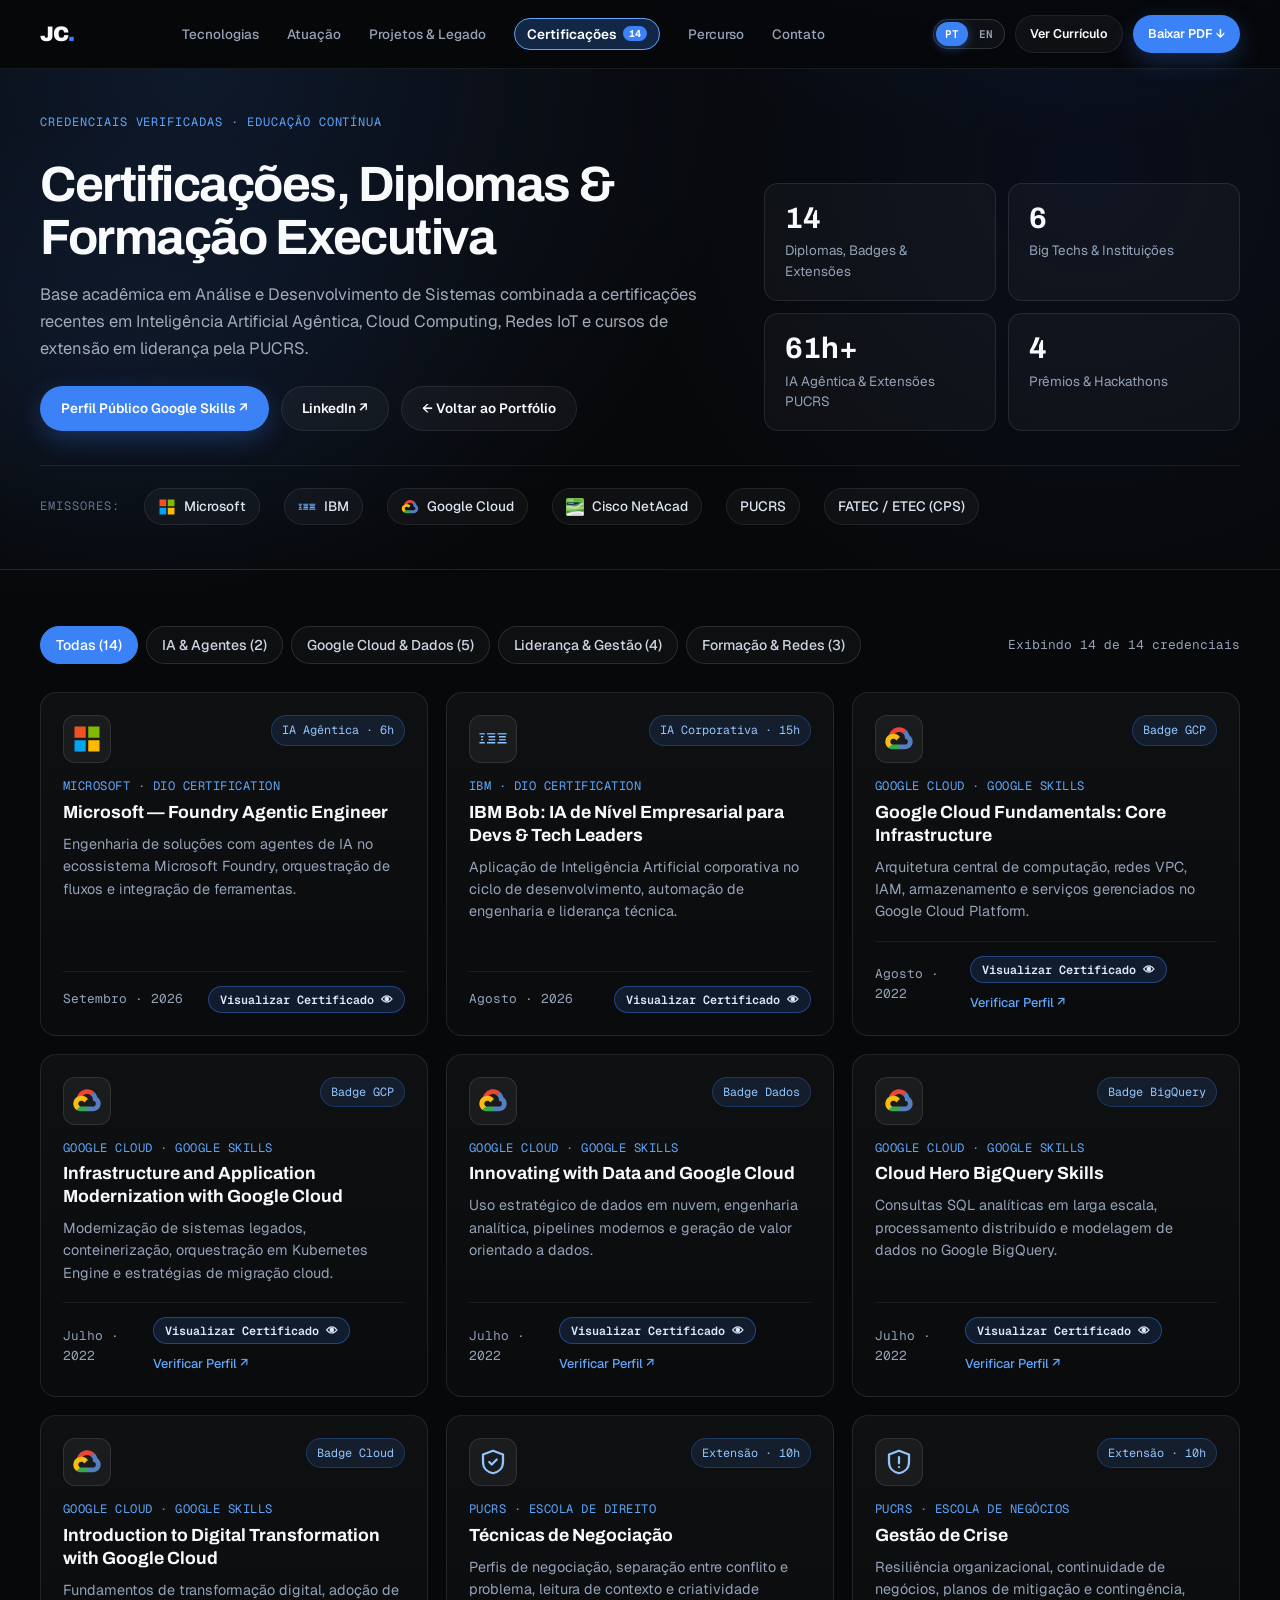
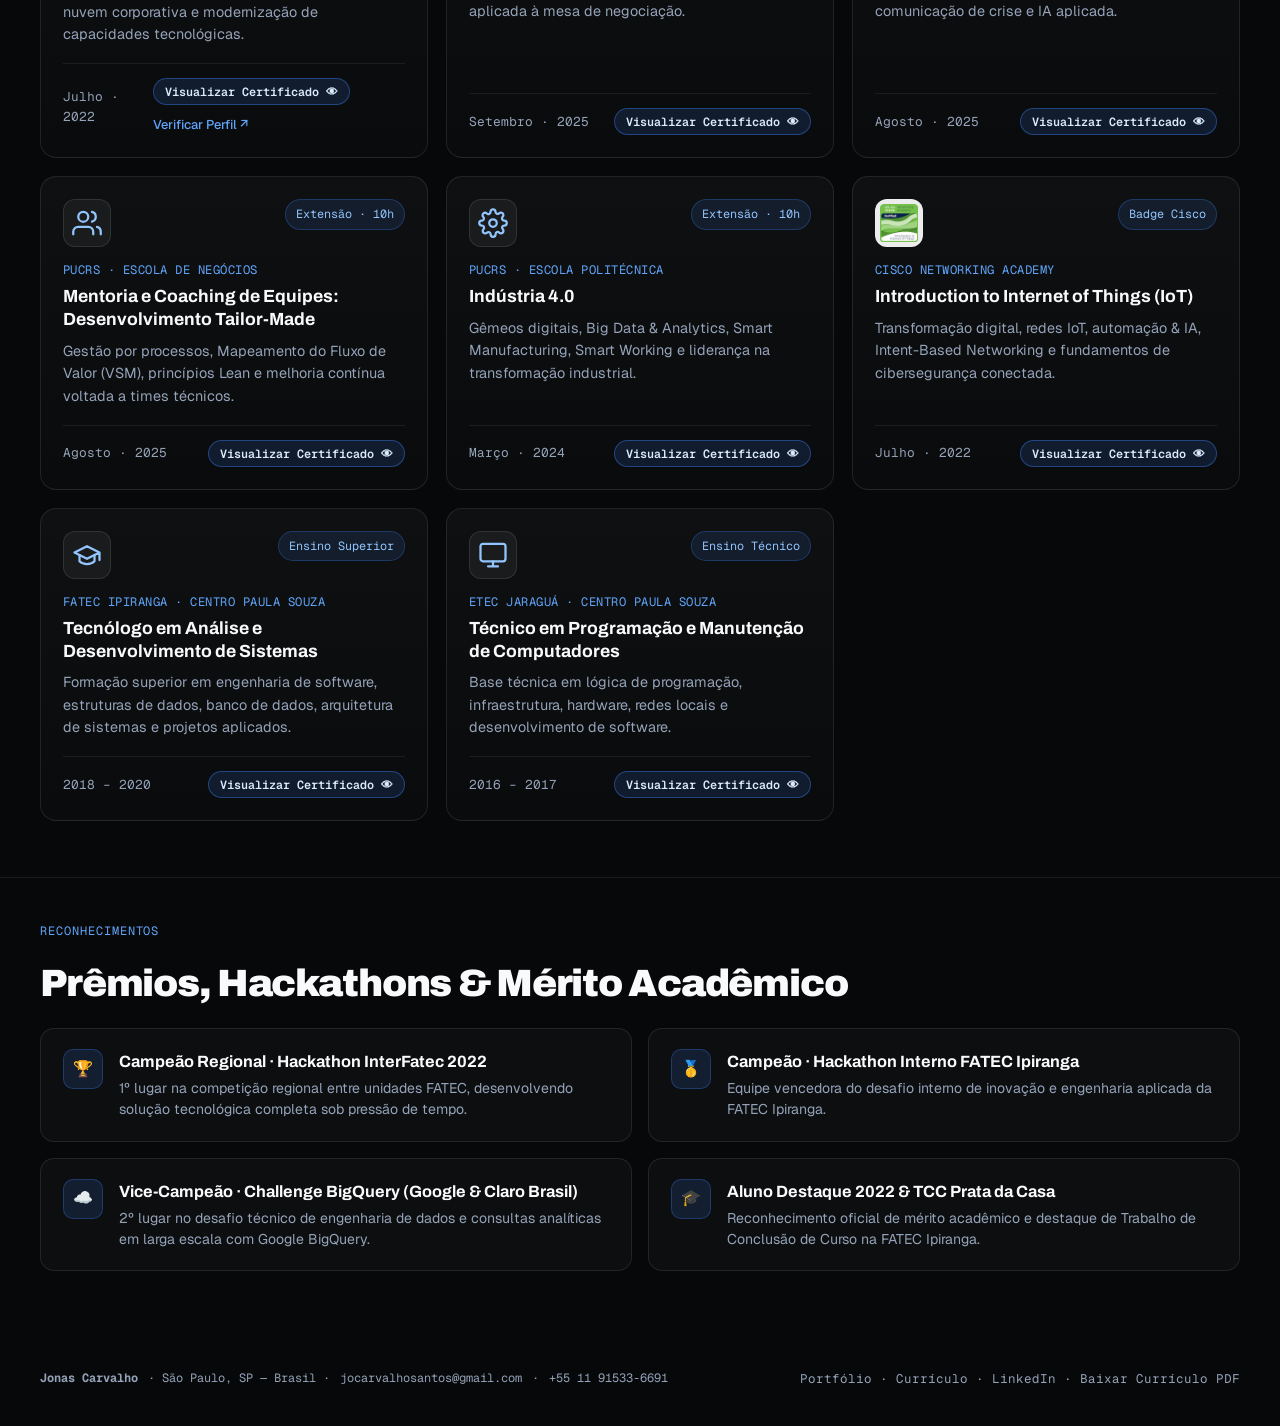
<file: certificacoes.html>
<!DOCTYPE html>
<html lang="pt-BR" dir="ltr" prefix="og: https://ogp.me/ns#">
<head>
  <meta charset="utf-8" />
  <meta name="viewport" content="width=device-width, initial-scale=1, viewport-fit=cover" />
  <title>Certificações, Diplomas &amp; Prêmios (14) | Jonas Carvalho</title>
  <meta name="description" content="14 certificações e diplomas de Jonas Carvalho: Microsoft Foundry AI, IBM Bob, 5 Badges Google Cloud, Cisco IoT, 4 Extensões PUCRS, FATEC, ETEC e 4 prêmios." />
  <meta name="robots" content="index, follow, max-snippet:-1, max-image-preview:large, max-video-preview:-1" />
  <meta name="googlebot" content="index, follow, max-snippet:-1, max-image-preview:large, max-video-preview:-1" />
  <meta name="bingbot" content="index, follow, max-snippet:-1, max-image-preview:large, max-video-preview:-1" />
  <meta name="author" content="Jonas Carvalho (Jonas Silva Carvalho dos Santos)" />
  <meta name="creator" content="Jonas Carvalho" />
  <meta name="publisher" content="Jonas Carvalho — Engenharia &amp; Arquitetura de Software" />
  <meta name="color-scheme" content="dark light" />
  <meta name="theme-color" content="#07080a" media="(prefers-color-scheme: dark)" />
  <meta name="theme-color" content="#0f172a" media="(prefers-color-scheme: light)" />

  <!-- SEO Local -->
  <meta name="geo.region" content="BR-SP" />
  <meta name="geo.placename" content="São Paulo, SP, Brasil" />
  <meta name="geo.position" content="-23.5505;-46.6333" />
  <meta name="ICBM" content="-23.5505, -46.6333" />

  <!-- Open Graph (WhatsApp, LinkedIn, Telegram) -->
  <meta property="og:type" content="website" />
  <meta property="og:site_name" content="Jonas Carvalho — Líder Técnico &amp; Arquiteto de Software" />
  <meta property="og:locale" content="pt_BR" />
  <meta property="og:locale:alternate" content="en_US" />
  <meta property="og:title" content="14 Certificações, Diplomas, Badges Cloud &amp; Prêmios — Jonas Carvalho" />
  <meta property="og:description" content="Especializações oficiais em IA Agêntica (Microsoft Foundry &amp; IBM Bob), 5 Badges Google Cloud, Cisco IoT, 4 Extensões PUCRS, Diplomas FATEC/ETEC e 4 Prêmios." />
  <meta property="og:url" content="https://jonas.novashift.com.br/certificacoes.html" />
  <meta property="og:image" content="https://jonas.novashift.com.br/og-certificacoes.jpg" />
  <meta property="og:image:secure_url" content="https://jonas.novashift.com.br/og-certificacoes.jpg" />
  <meta property="og:image:type" content="image/jpeg" />
  <meta property="og:image:width" content="1200" />
  <meta property="og:image:height" content="630" />
  <meta property="og:image:alt" content="14 Certificações, Diplomas FATEC/ETEC, Badges Google Cloud, Microsoft Foundry AI, IBM Bob e Extensões PUCRS — Jonas Carvalho" />
  <meta property="og:image" content="https://jonas.novashift.com.br/og-square.jpg" />
  <meta property="og:image:secure_url" content="https://jonas.novashift.com.br/og-square.jpg" />
  <meta property="og:image:type" content="image/jpeg" />
  <meta property="og:image:width" content="400" />
  <meta property="og:image:height" content="400" />
  <meta property="og:image:alt" content="Retrato executivo de Jonas Carvalho — Líder Técnico" />

  <!-- Twitter Cards -->
  <meta name="twitter:card" content="summary_large_image" />
  <meta name="twitter:title" content="14 Certificações, Diplomas &amp; Prêmios — Jonas Carvalho" />
  <meta name="twitter:description" content="Microsoft Foundry AI, IBM Bob, 5 Badges Google Cloud, Cisco IoT, 4 Extensões PUCRS, FATEC e ETEC." />
  <meta name="twitter:image" content="https://jonas.novashift.com.br/og-certificacoes.jpg" />
  <meta name="twitter:image:alt" content="14 Certificações, Diplomas e Extensões PUCRS — Jonas Carvalho" />
  <meta name="twitter:label1" content="Credenciais" />
  <meta name="twitter:data1" content="14 Certificações &amp; Diplomas" />
  <meta name="twitter:label2" content="Destaques" />
  <meta name="twitter:data2" content="Microsoft · IBM · Google Cloud · PUCRS" />

  <!-- Canonical, Hreflang & Favicons -->
  <link rel="canonical" href="https://jonas.novashift.com.br/certificacoes.html" />
  <link rel="alternate" hreflang="pt-BR" href="https://jonas.novashift.com.br/certificacoes.html" />
  <link rel="alternate" hreflang="x-default" href="https://jonas.novashift.com.br/certificacoes.html" />
  <link rel="alternate" type="application/rss+xml" title="Jonas Carvalho — Portfólio &amp; Arquitetura (RSS)" href="https://jonas.novashift.com.br/feed.xml" />
  <link rel="manifest" href="/manifest.webmanifest" />
  <link rel="icon" href="/favicon.ico" sizes="48x48" />
  <link rel="icon" type="image/svg+xml" href="/icon.svg" />
  <link rel="apple-touch-icon" sizes="180x180" href="/apple-touch-icon.png" />

  <link rel="preconnect" href="https://fonts.googleapis.com" />
  <link rel="preconnect" href="https://fonts.gstatic.com" crossorigin />
  <link href="https://fonts.googleapis.com/css2?family=Archivo:wght@500;600;700;800&family=Geist+Mono:wght@400;500;600&family=Geist:wght@400;500;600;700&display=swap" rel="stylesheet" />
  <link rel="stylesheet" href="styles.css" />

  <script type="speculationrules">
  {
    "prefetch": [
      {
        "source": "list",
        "urls": ["/", "/curriculo.html"],
        "eagerness": "moderate"
      }
    ]
  }
  </script>

  <script type="application/ld+json">
  {
    "@context": "https://schema.org",
    "@graph": [
      {
        "@type": "CollectionPage",
        "@id": "https://jonas.novashift.com.br/certificacoes.html#webpage",
        "url": "https://jonas.novashift.com.br/certificacoes.html",
        "name": "Certificações, Diplomas & Prêmios (14) | Jonas Carvalho",
        "description": "14 certificações e diplomas verificados de Jonas Carvalho: Microsoft Foundry AI, IBM Bob, 5 Badges Google Cloud, Cisco IoT, 4 Extensões PUCRS, FATEC e ETEC.",
        "inLanguage": "pt-BR",
        "isPartOf": { "@id": "https://jonas.novashift.com.br/#website" },
        "about": { "@id": "https://jonas.novashift.com.br/#person" },
        "breadcrumb": { "@id": "https://jonas.novashift.com.br/certificacoes.html#breadcrumb" }
      },
      {
        "@type": "BreadcrumbList",
        "@id": "https://jonas.novashift.com.br/certificacoes.html#breadcrumb",
        "itemListElement": [
          {
            "@type": "ListItem",
            "position": 1,
            "name": "Início (Portfólio Técnico)",
            "item": "https://jonas.novashift.com.br/"
          },
          {
            "@type": "ListItem",
            "position": 2,
            "name": "Certificações, Diplomas & Prêmios",
            "item": "https://jonas.novashift.com.br/certificacoes.html"
          }
        ]
      }
    ]
  }
  </script>
  <style>
    .cert-hero {
      padding: 40px 0 44px;
      border-bottom: 1px solid rgba(255, 255, 255, 0.08);
      background:
        radial-gradient(circle at 15% 0%, rgba(59, 130, 246, 0.14), transparent 46%),
        radial-gradient(circle at 85% 20%, rgba(37, 99, 235, 0.08), transparent 40%);
    }
    .cert-hero-top {
      display: grid;
      grid-template-columns: 1.3fr 0.9fr;
      gap: 36px;
      align-items: end;
    }
    .cert-hero h1 {
      font-family: 'Archivo', sans-serif;
      font-size: clamp(2rem, 4vw, 3.1rem);
      line-height: 1.08;
      letter-spacing: -0.03em;
      margin: 12px 0 16px;
      color: #f8fafc;
    }
    .cert-hero-lead {
      color: #a1aab8;
      font-size: 1.03rem;
      line-height: 1.65;
      max-width: 64ch;
      margin: 0 0 24px;
    }
    .cert-hero-actions {
      display: flex;
      flex-wrap: wrap;
      gap: 12px;
    }
    .cert-stats-grid {
      display: grid;
      grid-template-columns: repeat(2, 1fr);
      gap: 12px;
    }
    .cert-stat-card {
      background: rgba(255, 255, 255, 0.03);
      border: 1px solid rgba(255, 255, 255, 0.09);
      border-radius: 14px;
      padding: 18px 20px;
    }
    .cert-stat-card strong {
      display: block;
      font-family: 'Archivo', sans-serif;
      font-size: 1.85rem;
      font-weight: 700;
      color: #f8fafc;
      line-height: 1.1;
    }
    .cert-stat-card span {
      display: block;
      margin-top: 6px;
      font-size: 0.84rem;
      color: #94a3b8;
    }
    .issuers-bar {
      margin-top: 34px;
      padding-top: 22px;
      border-top: 1px solid rgba(255, 255, 255, 0.07);
      display: flex;
      flex-wrap: wrap;
      align-items: center;
      gap: 12px 24px;
    }
    .issuers-label {
      font-family: 'Geist Mono', monospace;
      font-size: 0.75rem;
      letter-spacing: 0.08em;
      text-transform: uppercase;
      color: #64748b;
    }
    .issuer-pill {
      display: inline-flex;
      align-items: center;
      gap: 8px;
      padding: 7px 13px;
      border-radius: 999px;
      background: rgba(255, 255, 255, 0.035);
      border: 1px solid rgba(255, 255, 255, 0.08);
      font-size: 0.85rem;
      font-weight: 500;
      color: #dbe4f0;
    }
    .issuer-pill img,
    .issuer-pill svg {
      width: 18px;
      height: 18px;
      flex-shrink: 0;
    }

    .cert-section {
      padding: 56px 0;
      scroll-margin-top: 84px;
    }
    .cert-toolbar {
      display: flex;
      flex-wrap: wrap;
      align-items: center;
      justify-content: space-between;
      gap: 16px;
      margin-bottom: 28px;
    }
    .cert-filters {
      display: flex;
      flex-wrap: wrap;
      gap: 8px;
    }
    .cert-filter-btn {
      appearance: none;
      border: 1px solid rgba(255, 255, 255, 0.12);
      background: rgba(255, 255, 255, 0.03);
      color: #cbd5e1;
      padding: 9px 15px;
      border-radius: 999px;
      font-family: 'Geist', sans-serif;
      font-size: 0.88rem;
      font-weight: 500;
      cursor: pointer;
      transition: all 0.2s ease;
    }
    .cert-filter-btn:hover {
      border-color: rgba(59, 130, 246, 0.5);
      color: #fff;
    }
    .cert-filter-btn.is-active {
      background: #3b82f6;
      border-color: #3b82f6;
      color: #ffffff;
    }
    .cert-count-note {
      font-family: 'Geist Mono', monospace;
      font-size: 0.8rem;
      color: #94a3b8;
    }

    .certs-grid {
      display: grid;
      grid-template-columns: repeat(3, minmax(0, 1fr));
      gap: 18px;
    }
    .cert-card {
      background: linear-gradient(180deg, rgba(255, 255, 255, 0.036), rgba(255, 255, 255, 0.015));
      border: 1px solid rgba(255, 255, 255, 0.09);
      border-radius: 16px;
      padding: 22px;
      display: flex;
      flex-direction: column;
      justify-content: space-between;
      gap: 18px;
      transition: transform 0.22s ease, border-color 0.22s ease, background 0.22s ease;
    }
    .cert-card:hover {
      transform: translateY(-2px);
      border-color: rgba(59, 130, 246, 0.45);
      background: linear-gradient(180deg, rgba(59, 130, 246, 0.08), rgba(255, 255, 255, 0.02));
    }
    .cert-card.is-hidden {
      display: none;
    }
    .cert-card-head {
      display: flex;
      align-items: flex-start;
      justify-content: space-between;
      gap: 14px;
    }
    .cert-brand-box {
      width: 48px;
      height: 48px;
      border-radius: 12px;
      background: rgba(255, 255, 255, 0.05);
      border: 1px solid rgba(255, 255, 255, 0.1);
      display: grid;
      place-items: center;
      flex-shrink: 0;
      padding: 8px;
    }
    .cert-brand-box.is-badge {
      padding: 4px;
      background: rgba(255, 255, 255, 0.92);
    }
    .cert-brand-box img,
    .cert-brand-box svg {
      width: 100%;
      height: 100%;
      object-fit: contain;
      display: block;
    }
    .cert-meta-tag {
      font-family: 'Geist Mono', monospace;
      font-size: 0.74rem;
      padding: 5px 10px;
      border-radius: 999px;
      background: rgba(59, 130, 246, 0.12);
      color: #93c5fd;
      border: 1px solid rgba(59, 130, 246, 0.28);
      white-space: nowrap;
    }
    .cert-issuer {
      font-family: 'Geist Mono', monospace;
      font-size: 0.76rem;
      letter-spacing: 0.04em;
      text-transform: uppercase;
      color: #60a5fa;
      margin: 14px 0 6px;
    }
    .cert-title {
      font-family: 'Archivo', sans-serif;
      font-size: 1.1rem;
      font-weight: 700;
      line-height: 1.3;
      color: #f8fafc;
      margin: 0 0 8px;
    }
    .cert-desc {
      font-size: 0.9rem;
      line-height: 1.55;
      color: #94a3b8;
      margin: 0;
    }
    .cert-foot {
      padding-top: 14px;
      border-top: 1px solid rgba(255, 255, 255, 0.07);
      display: flex;
      align-items: center;
      justify-content: space-between;
      gap: 10px;
      font-size: 0.8rem;
      color: #cbd5e1;
    }
    .cert-date {
      font-family: 'Geist Mono', monospace;
      color: #94a3b8;
    }
    .cert-link {
      color: #60a5fa;
      text-decoration: none;
      font-weight: 500;
    }
    .cert-link:hover {
      text-decoration: underline;
    }

    .awards-section {
      padding: 40px 0 72px;
      border-top: 1px solid rgba(255, 255, 255, 0.08);
    }
    .awards-grid {
      display: grid;
      grid-template-columns: repeat(2, minmax(0, 1fr));
      gap: 16px;
      margin-top: 24px;
    }
    .award-card {
      background: rgba(255, 255, 255, 0.028);
      border: 1px solid rgba(255, 255, 255, 0.09);
      border-radius: 14px;
      padding: 20px 22px;
      display: flex;
      gap: 16px;
      align-items: flex-start;
    }
    .award-icon {
      width: 40px;
      height: 40px;
      border-radius: 10px;
      background: rgba(59, 130, 246, 0.14);
      border: 1px solid rgba(59, 130, 246, 0.3);
      color: #60a5fa;
      display: grid;
      place-items: center;
      flex-shrink: 0;
    }
    .award-card h3 {
      font-family: 'Archivo', sans-serif;
      font-size: 1.02rem;
      margin: 0 0 4px;
      color: #f8fafc;
    }
    .award-card p {
      margin: 0;
      font-size: 0.88rem;
      color: #94a3b8;
      line-height: 1.5;
    }
    .nav-links a.is-active {
      color: #ffffff;
    }

    @media (max-width: 1024px) {
      .cert-hero-top {
        grid-template-columns: 1fr;
      }
      .certs-grid {
        grid-template-columns: repeat(2, minmax(0, 1fr));
      }
    }
    @media (max-width: 680px) {
      .cert-hero {
        padding: 26px 0 32px;
      }
      .certs-grid,
      .awards-grid {
        grid-template-columns: 1fr;
      }
      .cert-stats-grid {
        grid-template-columns: repeat(2, 1fr);
      }
    }

    .cert-foot-actions {
      display: inline-flex;
      align-items: center;
      gap: 10px;
      flex-wrap: wrap;
    }

    .btn-preview-cert {
      appearance: none;
      border: 1px solid rgba(59, 130, 246, 0.42);
      background: rgba(59, 130, 246, 0.14);
      color: #dbeafe;
      font-family: 'Geist Mono', monospace;
      font-size: 0.74rem;
      font-weight: 600;
      padding: 5px 11px;
      border-radius: 999px;
      cursor: pointer;
      transition: all 0.18s ease;
    }

    .btn-preview-cert:hover {
      background: #2563eb;
      border-color: #3b82f6;
      color: #ffffff;
    }

    /* Certificate Document Sheet inside Lightbox Modal */
    .cert-doc-sheet {
      background:
        radial-gradient(circle at 85% 15%, rgba(59, 130, 246, 0.16), transparent 55%),
        linear-gradient(145deg, #0d1322 0%, #070a12 100%);
      border: 2px solid rgba(59, 130, 246, 0.45);
      border-radius: 16px;
      padding: 26px 28px;
      position: relative;
      box-shadow: inset 0 0 0 1px rgba(255, 255, 255, 0.06);
      margin-bottom: 18px;
    }

    .cert-doc-top {
      display: flex;
      justify-content: space-between;
      align-items: center;
      gap: 16px;
      padding-bottom: 16px;
      border-bottom: 1px solid rgba(255, 255, 255, 0.1);
      margin-bottom: 18px;
    }

    .cert-doc-issuer {
      font-family: 'Geist Mono', monospace;
      font-size: 0.78rem;
      text-transform: uppercase;
      letter-spacing: 0.06em;
      color: #93c5fd;
    }

    .cert-doc-seal {
      display: inline-flex;
      align-items: center;
      gap: 6px;
      padding: 4px 10px;
      border-radius: 999px;
      background: rgba(59, 130, 246, 0.14);
      border: 1px solid rgba(59, 130, 246, 0.42);
      font-family: 'Geist Mono', monospace;
      font-size: 0.72rem;
      color: #dbeafe;
    }

    .cert-doc-confer {
      font-size: 0.82rem;
      color: #94a3b8;
      margin-bottom: 4px;
    }

    .cert-doc-holder {
      font-family: 'Archivo', sans-serif;
      font-size: 1.45rem;
      font-weight: 900;
      color: #ffffff;
      letter-spacing: -0.02em;
      margin-bottom: 10px;
    }

    .cert-doc-course {
      font-family: 'Archivo', sans-serif;
      font-size: 1.18rem;
      font-weight: 800;
      color: #60a5fa;
      line-height: 1.3;
      margin-bottom: 14px;
    }

    .cert-doc-meta-row {
      display: flex;
      flex-wrap: wrap;
      gap: 12px;
      margin-bottom: 16px;
      font-family: 'Geist Mono', monospace;
      font-size: 0.76rem;
      color: #cbd5e1;
    }

    .cert-doc-meta-row span {
      background: rgba(255, 255, 255, 0.05);
      border: 1px solid rgba(255, 255, 255, 0.1);
      padding: 4px 10px;
      border-radius: 6px;
    }

    .cert-lgpd-bar {
      display: flex;
      align-items: center;
      justify-content: space-between;
      flex-wrap: wrap;
      gap: 10px;
      padding: 10px 14px;
      border-radius: 10px;
      background: rgba(245, 158, 11, 0.09);
      border: 1px dashed rgba(245, 158, 11, 0.45);
      font-family: 'Geist Mono', monospace;
      font-size: 0.73rem;
      color: #fde68a;
    }

    .cert-lgpd-mask {
      background: #05070b;
      color: #64748b;
      padding: 2px 8px;
      border-radius: 4px;
      border: 1px solid rgba(255, 255, 255, 0.12);
      letter-spacing: 0.08em;
    }
  </style>
</head>
<body>
  <a href="#main-content" class="skip-link">Pular para o conteúdo principal</a>

  <header class="nav" id="top">
    <div class="nav-inner">
      <a href="index.html" class="nav-logo" aria-label="Início" translate="no">JC<span>.</span></a>
      <nav class="nav-links" id="navLinks" aria-label="Principal">
        <a href="index.html#stack">Tecnologias</a>
        <a href="index.html#especialidades">Atuação</a>
        <a href="index.html#casos">Projetos &amp; Legado</a>
        <a href="certificacoes.html" class="nav-cert-link is-active">Certificações <span class="nav-cert-badge">14</span></a>
        <a href="index.html#percurso">Percurso</a>
        <a href="index.html#contato">Contato</a>
      </nav>
      <div class="nav-actions">
        <div class="lang-switch" role="group" aria-label="Idioma / Language">
          <button type="button" class="lang-btn active" data-lang="pt">PT</button>
          <button type="button" class="lang-btn" data-lang="en">EN</button>
        </div>
        <a class="btn btn-ghost btn-sm" id="navViewCvBtn" href="curriculo.html" target="_blank" rel="noopener">Ver Currículo</a>
        <a class="btn btn-primary btn-sm" id="navDownloadPdfBtn" href="Jonas-Carvalho-CV.pdf" download="Jonas-Carvalho-CV.pdf">Baixar PDF ↓</a>
        <button class="nav-toggle" id="navToggle" type="button" aria-label="Abrir menu" aria-expanded="false">☰</button>
      </div>
    </div>
  </header>

  <main id="main-content">
    <section class="cert-hero">
      <div class="container">
        <div class="cert-hero-top">
          <div>
            <span class="eyebrow">Credenciais Verificadas · Educação Contínua</span>
            <h1>Certificações, Diplomas &amp; Formação Executiva</h1>
            <p class="cert-hero-lead">
              Base acadêmica em Análise e Desenvolvimento de Sistemas combinada a certificações recentes em
              Inteligência Artificial Agêntica, Cloud Computing, Redes IoT e cursos de extensão em liderança pela PUCRS.
            </p>
            <div class="cert-hero-actions">
              <a class="btn btn-primary" href="https://www.skills.google/public_profiles/2552c712-2626-4c89-9953-f7259b2a91ca" target="_blank" rel="noopener">Perfil Público Google Skills ↗</a>
              <a class="btn btn-ghost" href="https://www.linkedin.com/in/jonas-santos-b5289836/" target="_blank" rel="noopener">LinkedIn ↗</a>
              <a class="btn btn-ghost" href="index.html">← Voltar ao Portfólio</a>
            </div>
          </div>

          <div class="cert-stats-grid" aria-label="Resumo de credenciais">
            <div class="cert-stat-card">
              <strong>14</strong>
              <span>Diplomas, Badges &amp; Extensões</span>
            </div>
            <div class="cert-stat-card">
              <strong>6</strong>
              <span>Big Techs &amp; Instituições</span>
            </div>
            <div class="cert-stat-card">
              <strong>61h+</strong>
              <span>IA Agêntica &amp; Extensões PUCRS</span>
            </div>
            <div class="cert-stat-card">
              <strong>4</strong>
              <span>Prêmios &amp; Hackathons</span>
            </div>
          </div>
        </div>

        <div class="issuers-bar" aria-label="Instituições emissoras">
          <span class="issuers-label">Emissores:</span>
          <span class="issuer-pill">
            <svg viewBox="0 0 24 24" aria-hidden="true">
              <rect x="2" y="2" width="9" height="9" fill="#f25022"/>
              <rect x="13" y="2" width="9" height="9" fill="#7fba00"/>
              <rect x="2" y="13" width="9" height="9" fill="#00a4ef"/>
              <rect x="13" y="13" width="9" height="9" fill="#ffb900"/>
            </svg>
            Microsoft
          </span>
          <span class="issuer-pill">
            <svg viewBox="0 0 32 16" aria-hidden="true">
              <path fill="#60a5fa" d="M1 2h6v2H1zm8 0h9v2H9zm11 0h11v2H20zM2 5h4v2H2zm8 0h8v2h-8zm11 0h9v2h-9zM2 8h4v2H2zm8 0h8v2h-8zm11 0h9v2h-9zM1 11h6v2H1zm8 0h9v2H9zm11 0h11v2H20z"/>
            </svg>
            IBM
          </span>
          <span class="issuer-pill">
            <img src="assets/logos/googlecloud.svg" alt="Google Cloud" />
            Google Cloud
          </span>
          <span class="issuer-pill">
            <img src="assets/badges/cisco-iot.png" alt="Cisco" />
            Cisco NetAcad
          </span>
          <span class="issuer-pill">PUCRS</span>
          <span class="issuer-pill">FATEC / ETEC (CPS)</span>
        </div>
      </div>
    </section>

    <section class="cert-section">
      <div class="container">
        <div class="cert-toolbar">
          <div class="cert-filters" role="tablist" aria-label="Filtrar certificações por categoria">
            <button class="cert-filter-btn is-active" type="button" data-filter="all">Todas (14)</button>
            <button class="cert-filter-btn" type="button" data-filter="ia">IA &amp; Agentes (2)</button>
            <button class="cert-filter-btn" type="button" data-filter="cloud">Google Cloud &amp; Dados (5)</button>
            <button class="cert-filter-btn" type="button" data-filter="gestao">Liderança &amp; Gestão (4)</button>
            <button class="cert-filter-btn" type="button" data-filter="formacao">Formação &amp; Redes (3)</button>
          </div>
          <span class="cert-count-note" id="certCountNote">Exibindo 14 de 14 credenciais</span>
        </div>

        <div class="certs-grid" id="certsGrid">
          <!-- IA & Agentes -->
          <article class="cert-card" data-cat="ia">
            <div>
              <div class="cert-card-head">
                <div class="cert-brand-box" aria-hidden="true">
                  <svg viewBox="0 0 24 24">
                    <rect x="2" y="2" width="9" height="9" fill="#f25022"/>
                    <rect x="13" y="2" width="9" height="9" fill="#7fba00"/>
                    <rect x="2" y="13" width="9" height="9" fill="#00a4ef"/>
                    <rect x="13" y="13" width="9" height="9" fill="#ffb900"/>
                  </svg>
                </div>
                <span class="cert-meta-tag">IA Agêntica · 6h</span>
              </div>
              <p class="cert-issuer">Microsoft · DIO Certification</p>
              <h2 class="cert-title">Microsoft — Foundry Agentic Engineer</h2>
              <p class="cert-desc">Engenharia de soluções com agentes de IA no ecossistema Microsoft Foundry, orquestração de fluxos e integração de ferramentas.</p>
            </div>
            <div class="cert-foot">
              <span class="cert-date">Setembro · 2026</span>
              <span>Certificado Oficial</span>
            </div>
          </article>

          <article class="cert-card" data-cat="ia">
            <div>
              <div class="cert-card-head">
                <div class="cert-brand-box" aria-hidden="true">
                  <svg viewBox="0 0 40 20">
                    <rect x="2" y="2" width="7" height="2" fill="#60a5fa"/>
                    <rect x="12" y="2" width="11" height="2" fill="#60a5fa"/>
                    <rect x="26" y="2" width="12" height="2" fill="#60a5fa"/>
                    <rect x="4" y="6" width="3" height="2" fill="#93c5fd"/>
                    <rect x="14" y="6" width="9" height="2" fill="#93c5fd"/>
                    <rect x="28" y="6" width="9" height="2" fill="#93c5fd"/>
                    <rect x="4" y="10" width="3" height="2" fill="#60a5fa"/>
                    <rect x="14" y="10" width="9" height="2" fill="#60a5fa"/>
                    <rect x="28" y="10" width="9" height="2" fill="#60a5fa"/>
                    <rect x="2" y="14" width="7" height="2" fill="#93c5fd"/>
                    <rect x="12" y="14" width="11" height="2" fill="#93c5fd"/>
                    <rect x="26" y="14" width="12" height="2" fill="#93c5fd"/>
                  </svg>
                </div>
                <span class="cert-meta-tag">IA Corporativa · 15h</span>
              </div>
              <p class="cert-issuer">IBM · DIO Certification</p>
              <h2 class="cert-title">IBM Bob: IA de Nível Empresarial para Devs &amp; Tech Leaders</h2>
              <p class="cert-desc">Aplicação de Inteligência Artificial corporativa no ciclo de desenvolvimento, automação de engenharia e liderança técnica.</p>
            </div>
            <div class="cert-foot">
              <span class="cert-date">Agosto · 2026</span>
              <span>Certificado Oficial</span>
            </div>
          </article>

          <!-- Google Cloud & Dados -->
          <article class="cert-card" data-cat="cloud">
            <div>
              <div class="cert-card-head">
                <div class="cert-brand-box">
                  <img src="assets/logos/googlecloud.svg" alt="Google Cloud" />
                </div>
                <span class="cert-meta-tag">Badge GCP</span>
              </div>
              <p class="cert-issuer">Google Cloud · Google Skills</p>
              <h2 class="cert-title">Google Cloud Fundamentals: Core Infrastructure</h2>
              <p class="cert-desc">Arquitetura central de computação, redes VPC, IAM, armazenamento e serviços gerenciados no Google Cloud Platform.</p>
            </div>
            <div class="cert-foot">
              <span class="cert-date">Agosto · 2022</span>
              <a class="cert-link" href="https://www.skills.google/public_profiles/2552c712-2626-4c89-9953-f7259b2a91ca" target="_blank" rel="noopener">Verificar Perfil ↗</a>
            </div>
          </article>

          <article class="cert-card" data-cat="cloud">
            <div>
              <div class="cert-card-head">
                <div class="cert-brand-box">
                  <img src="assets/logos/googlecloud.svg" alt="Google Cloud" />
                </div>
                <span class="cert-meta-tag">Badge GCP</span>
              </div>
              <p class="cert-issuer">Google Cloud · Google Skills</p>
              <h2 class="cert-title">Infrastructure and Application Modernization with Google Cloud</h2>
              <p class="cert-desc">Modernização de sistemas legados, conteinerização, orquestração em Kubernetes Engine e estratégias de migração cloud.</p>
            </div>
            <div class="cert-foot">
              <span class="cert-date">Julho · 2022</span>
              <a class="cert-link" href="https://www.skills.google/public_profiles/2552c712-2626-4c89-9953-f7259b2a91ca" target="_blank" rel="noopener">Verificar Perfil ↗</a>
            </div>
          </article>

          <article class="cert-card" data-cat="cloud">
            <div>
              <div class="cert-card-head">
                <div class="cert-brand-box">
                  <img src="assets/logos/googlecloud.svg" alt="Google Cloud" />
                </div>
                <span class="cert-meta-tag">Badge Dados</span>
              </div>
              <p class="cert-issuer">Google Cloud · Google Skills</p>
              <h2 class="cert-title">Innovating with Data and Google Cloud</h2>
              <p class="cert-desc">Uso estratégico de dados em nuvem, engenharia analítica, pipelines modernos e geração de valor orientado a dados.</p>
            </div>
            <div class="cert-foot">
              <span class="cert-date">Julho · 2022</span>
              <a class="cert-link" href="https://www.skills.google/public_profiles/2552c712-2626-4c89-9953-f7259b2a91ca" target="_blank" rel="noopener">Verificar Perfil ↗</a>
            </div>
          </article>

          <article class="cert-card" data-cat="cloud">
            <div>
              <div class="cert-card-head">
                <div class="cert-brand-box">
                  <img src="assets/logos/googlecloud.svg" alt="Google Cloud" />
                </div>
                <span class="cert-meta-tag">Badge BigQuery</span>
              </div>
              <p class="cert-issuer">Google Cloud · Google Skills</p>
              <h2 class="cert-title">Cloud Hero BigQuery Skills</h2>
              <p class="cert-desc">Consultas SQL analíticas em larga escala, processamento distribuído e modelagem de dados no Google BigQuery.</p>
            </div>
            <div class="cert-foot">
              <span class="cert-date">Julho · 2022</span>
              <a class="cert-link" href="https://www.skills.google/public_profiles/2552c712-2626-4c89-9953-f7259b2a91ca" target="_blank" rel="noopener">Verificar Perfil ↗</a>
            </div>
          </article>

          <article class="cert-card" data-cat="cloud">
            <div>
              <div class="cert-card-head">
                <div class="cert-brand-box">
                  <img src="assets/logos/googlecloud.svg" alt="Google Cloud" />
                </div>
                <span class="cert-meta-tag">Badge Cloud</span>
              </div>
              <p class="cert-issuer">Google Cloud · Google Skills</p>
              <h2 class="cert-title">Introduction to Digital Transformation with Google Cloud</h2>
              <p class="cert-desc">Fundamentos de transformação digital, adoção de nuvem corporativa e modernização de capacidades tecnológicas.</p>
            </div>
            <div class="cert-foot">
              <span class="cert-date">Julho · 2022</span>
              <a class="cert-link" href="https://www.skills.google/public_profiles/2552c712-2626-4c89-9953-f7259b2a91ca" target="_blank" rel="noopener">Verificar Perfil ↗</a>
            </div>
          </article>

          <!-- Liderança & Gestão (PUCRS) -->
          <article class="cert-card" data-cat="gestao">
            <div>
              <div class="cert-card-head">
                <div class="cert-brand-box" aria-hidden="true">
                  <svg viewBox="0 0 24 24" fill="none" stroke="#93c5fd" stroke-width="1.8" stroke-linecap="round" stroke-linejoin="round">
                    <path d="M12 3l8 3v6c0 5-3.5 8.2-8 9-4.5-.8-8-4-8-9V6l8-3z"/>
                    <path d="M9 12l2 2 4-4"/>
                  </svg>
                </div>
                <span class="cert-meta-tag">Extensão · 10h</span>
              </div>
              <p class="cert-issuer">PUCRS · Escola de Direito</p>
              <h2 class="cert-title">Técnicas de Negociação</h2>
              <p class="cert-desc">Perfis de negociação, separação entre conflito e problema, leitura de contexto e criatividade aplicada à mesa de negociação.</p>
            </div>
            <div class="cert-foot">
              <span class="cert-date">Setembro · 2025</span>
              <span>Extensão Universitária</span>
            </div>
          </article>

          <article class="cert-card" data-cat="gestao">
            <div>
              <div class="cert-card-head">
                <div class="cert-brand-box" aria-hidden="true">
                  <svg viewBox="0 0 24 24" fill="none" stroke="#93c5fd" stroke-width="1.8" stroke-linecap="round" stroke-linejoin="round">
                    <path d="M12 3l8 3v6c0 5-3.5 8.2-8 9-4.5-.8-8-4-8-9V6l8-3z"/>
                    <path d="M12 8v5M12 16h.01"/>
                  </svg>
                </div>
                <span class="cert-meta-tag">Extensão · 10h</span>
              </div>
              <p class="cert-issuer">PUCRS · Escola de Negócios</p>
              <h2 class="cert-title">Gestão de Crise</h2>
              <p class="cert-desc">Resiliência organizacional, continuidade de negócios, planos de mitigação e contingência, comunicação de crise e IA aplicada.</p>
            </div>
            <div class="cert-foot">
              <span class="cert-date">Agosto · 2025</span>
              <span>Extensão Universitária</span>
            </div>
          </article>

          <article class="cert-card" data-cat="gestao">
            <div>
              <div class="cert-card-head">
                <div class="cert-brand-box" aria-hidden="true">
                  <svg viewBox="0 0 24 24" fill="none" stroke="#93c5fd" stroke-width="1.8" stroke-linecap="round" stroke-linejoin="round">
                    <path d="M17 21v-2a4 4 0 0 0-4-4H5a4 4 0 0 0-4 4v2"/>
                    <circle cx="9" cy="7" r="4"/>
                    <path d="M23 21v-2a4 4 0 0 0-3-3.87M16 3.13a4 4 0 0 1 0 7.75"/>
                  </svg>
                </div>
                <span class="cert-meta-tag">Extensão · 10h</span>
              </div>
              <p class="cert-issuer">PUCRS · Escola de Negócios</p>
              <h2 class="cert-title">Mentoria e Coaching de Equipes: Desenvolvimento Tailor-Made</h2>
              <p class="cert-desc">Gestão por processos, Mapeamento do Fluxo de Valor (VSM), princípios Lean e melhoria contínua voltada a times técnicos.</p>
            </div>
            <div class="cert-foot">
              <span class="cert-date">Agosto · 2025</span>
              <span>Extensão Universitária</span>
            </div>
          </article>

          <article class="cert-card" data-cat="gestao">
            <div>
              <div class="cert-card-head">
                <div class="cert-brand-box" aria-hidden="true">
                  <svg viewBox="0 0 24 24" fill="none" stroke="#93c5fd" stroke-width="1.8" stroke-linecap="round" stroke-linejoin="round">
                    <circle cx="12" cy="12" r="3"/>
                    <path d="M19.4 15a1.65 1.65 0 0 0 .33 1.82l.06.06a2 2 0 1 1-2.83 2.83l-.06-.06a1.65 1.65 0 0 0-1.82-.33 1.65 1.65 0 0 0-1 1.51V21a2 2 0 1 1-4 0v-.09a1.65 1.65 0 0 0-1-1.51 1.65 1.65 0 0 0-1.82.33l-.06.06a2 2 0 1 1-2.83-2.83l.06-.06a1.65 1.65 0 0 0 .33-1.82 1.65 1.65 0 0 0-1.51-1H3a2 2 0 1 1 0-4h.09a1.65 1.65 0 0 0 1.51-1 1.65 1.65 0 0 0-.33-1.82l-.06-.06a2 2 0 1 1 2.83-2.83l.06.06a1.65 1.65 0 0 0 1.82.33H9a1.65 1.65 0 0 0 1-1.51V3a2 2 0 1 1 4 0v.09a1.65 1.65 0 0 0 1 1.51 1.65 1.65 0 0 0 1.82-.33l.06-.06a2 2 0 1 1 2.83 2.83l-.06.06a1.65 1.65 0 0 0-.33 1.82V9c.26.6.79 1 1.51 1H21a2 2 0 1 1 0 4h-.09a1.65 1.65 0 0 0-1.51 1z"/>
                  </svg>
                </div>
                <span class="cert-meta-tag">Extensão · 10h</span>
              </div>
              <p class="cert-issuer">PUCRS · Escola Politécnica</p>
              <h2 class="cert-title">Indústria 4.0</h2>
              <p class="cert-desc">Gêmeos digitais, Big Data &amp; Analytics, Smart Manufacturing, Smart Working e liderança na transformação industrial.</p>
            </div>
            <div class="cert-foot">
              <span class="cert-date">Março · 2024</span>
              <span>Extensão Universitária</span>
            </div>
          </article>

          <!-- Formação & Redes -->
          <article class="cert-card" data-cat="formacao">
            <div>
              <div class="cert-card-head">
                <div class="cert-brand-box is-badge">
                  <img src="assets/badges/cisco-iot.png" alt="Badge Cisco Introduction to IoT" />
                </div>
                <span class="cert-meta-tag">Badge Cisco</span>
              </div>
              <p class="cert-issuer">Cisco Networking Academy</p>
              <h2 class="cert-title">Introduction to Internet of Things (IoT)</h2>
              <p class="cert-desc">Transformação digital, redes IoT, automação &amp; IA, Intent-Based Networking e fundamentos de cibersegurança conectada.</p>
            </div>
            <div class="cert-foot">
              <span class="cert-date">Julho · 2022</span>
              <span>Verified Badge</span>
            </div>
          </article>

          <article class="cert-card" data-cat="formacao">
            <div>
              <div class="cert-card-head">
                <div class="cert-brand-box" aria-hidden="true">
                  <svg viewBox="0 0 24 24" fill="none" stroke="#93c5fd" stroke-width="1.8" stroke-linecap="round" stroke-linejoin="round">
                    <path d="M22 10v6M2 10l10-5 10 5-10 5z"/>
                    <path d="M6 12v5c3 3 9 3 12 0v-5"/>
                  </svg>
                </div>
                <span class="cert-meta-tag">Ensino Superior</span>
              </div>
              <p class="cert-issuer">FATEC Ipiranga · Centro Paula Souza</p>
              <h2 class="cert-title">Tecnólogo em Análise e Desenvolvimento de Sistemas</h2>
              <p class="cert-desc">Formação superior em engenharia de software, estruturas de dados, banco de dados, arquitetura de sistemas e projetos aplicados.</p>
            </div>
            <div class="cert-foot">
              <span class="cert-date">2018 – 2020</span>
              <span>Diploma Superior</span>
            </div>
          </article>

          <article class="cert-card" data-cat="formacao">
            <div>
              <div class="cert-card-head">
                <div class="cert-brand-box" aria-hidden="true">
                  <svg viewBox="0 0 24 24" fill="none" stroke="#93c5fd" stroke-width="1.8" stroke-linecap="round" stroke-linejoin="round">
                    <rect x="2" y="3" width="20" height="14" rx="2"/>
                    <path d="M8 21h8M12 17v4"/>
                  </svg>
                </div>
                <span class="cert-meta-tag">Ensino Técnico</span>
              </div>
              <p class="cert-issuer">ETEC Jaraguá · Centro Paula Souza</p>
              <h2 class="cert-title">Técnico em Programação e Manutenção de Computadores</h2>
              <p class="cert-desc">Base técnica em lógica de programação, infraestrutura, hardware, redes locais e desenvolvimento de software.</p>
            </div>
            <div class="cert-foot">
              <span class="cert-date">2016 – 2017</span>
              <span>Diploma Técnico</span>
            </div>
          </article>
        </div>
      </div>
    </section>

    <section class="awards-section" id="premios">
      <div class="container">
        <span class="eyebrow">Reconhecimentos</span>
        <h2 class="section-title" style="margin-top:8px;">Prêmios, Hackathons &amp; Mérito Acadêmico</h2>

        <div class="awards-grid">
          <article class="award-card">
            <div class="award-icon" aria-hidden="true">🏆</div>
            <div>
              <h3>Campeão Regional · Hackathon InterFatec 2022</h3>
              <p>1º lugar na competição regional entre unidades FATEC, desenvolvendo solução tecnológica completa sob pressão de tempo.</p>
            </div>
          </article>

          <article class="award-card">
            <div class="award-icon" aria-hidden="true">🥇</div>
            <div>
              <h3>Campeão · Hackathon Interno FATEC Ipiranga</h3>
              <p>Equipe vencedora do desafio interno de inovação e engenharia aplicada da FATEC Ipiranga.</p>
            </div>
          </article>

          <article class="award-card">
            <div class="award-icon" aria-hidden="true">☁️</div>
            <div>
              <h3>Vice-Campeão · Challenge BigQuery (Google &amp; Claro Brasil)</h3>
              <p>2º lugar no desafio técnico de engenharia de dados e consultas analíticas em larga escala com Google BigQuery.</p>
            </div>
          </article>

          <article class="award-card">
            <div class="award-icon" aria-hidden="true">🎓</div>
            <div>
              <h3>Aluno Destaque 2022 &amp; TCC Prata da Casa</h3>
              <p>Reconhecimento oficial de mérito acadêmico e destaque de Trabalho de Conclusão de Curso na FATEC Ipiranga.</p>
            </div>
          </article>
        </div>
      </div>
    </section>
  </main>

  <footer class="footer">
    <div class="container footer-inner">
      <address class="footer-nap">
        <strong>Jonas Carvalho</strong> · São Paulo, SP — Brasil ·
        <a href="mailto:jocarvalhosantos@gmail.com">jocarvalhosantos@gmail.com</a> ·
        <a href="tel:+5511915336691">+55 11 91533-6691</a>
      </address>
      <span class="mono">
        <a href="index.html">Portfólio</a> ·
        <a href="curriculo.html">Currículo</a> ·
        <a href="https://www.linkedin.com/in/jonas-santos-b5289836/" target="_blank" rel="noopener me">LinkedIn</a> ·
        <a href="Jonas-Carvalho-CV.pdf" download="Jonas-Carvalho-CV.pdf">Baixar Currículo PDF</a>
      </span>
    </div>
  </footer>

  <!-- MODAL VISUALIZADOR DE CERTIFICADO / DIPLOMA (COM PROTEÇÃO LGPD) -->
  <div class="modal-backdrop" id="certPreviewModal" role="dialog" aria-modal="true" aria-labelledby="certModalTitle" data-nosnippet>
    <div class="modal-dialog">
      <div class="modal-head">
        <div>
          <span class="section-kicker" id="certModalKicker" style="margin-bottom: 4px;">Credencial Verificada</span>
          <h3 id="certModalTitle" style="font-family: Archivo, sans-serif; font-size: 21px; font-weight: 900;"></h3>
          <p id="certModalIssuer" class="mono" style="font-size: 12px; color: var(--text-muted); margin-top: 4px;"></p>
        </div>
        <button type="button" class="modal-close" id="certModalClose" aria-label="Fechar janela">✕</button>
      </div>

      <div class="cert-doc-sheet">
        <div class="cert-doc-top">
          <span class="cert-doc-issuer" id="certDocHeader">INSTITUIÇÃO EMISSORA</span>
          <span class="cert-doc-seal" id="certDocSeal">✓ Documento Autêntico</span>
        </div>
        <p class="cert-doc-confer" id="certDocConfer">Certificamos para os devidos fins que</p>
        <div class="cert-doc-holder">JONAS SILVA CARVALHO DOS SANTOS</div>
        <div class="cert-doc-course" id="certDocCourse"></div>
        <div class="cert-doc-meta-row" id="certDocMeta"></div>
        <div class="cert-lgpd-bar">
          <span id="certLgpdLabel">🔒 Proteção LGPD: RG, Data de Nasc. e Código de Registro ocultados na visualização pública</span>
          <span class="cert-lgpd-mask">DOC/REG: ████████████</span>
        </div>
      </div>

      <div class="modal-block" style="margin-bottom: 0;">
        <h4 id="certSyllabusHeading">Ementa &amp; Competências Avaliadas</h4>
        <div class="modal-tags" id="certModalSyllabus"></div>
      </div>
    </div>
  </div>

  <script>
    (function () {
      const CERT_DOCS = [
        {
          header: "MICROSOFT · DIGITAL INNOVATION ONE (DIO)",
          conferPt: "Certificamos que concluiu com êxito a aceleração oficial",
          conferEn: "This certifies the successful completion of the acceleration program",
          metaPt: ["Emissão: 18 Set 2026", "Carga Horária: 6 horas", "Modalidade: Engenharia de IA Agêntica"],
          metaEn: ["Issued: Sep 18, 2026", "Workload: 6 hours", "Track: Agentic AI Engineering"],
          syllabus: ["Microsoft AI Foundry", "Arquitetura de Agentes Autônomos", "Orquestração Multi-Agente", "Tool Calling & RAG", "Governança de IA"]
        },
        {
          header: "IBM · DIGITAL INNOVATION ONE (DIO)",
          conferPt: "Certificamos que concluiu com êxito o bootcamp corporativo",
          conferEn: "This certifies the successful completion of the enterprise bootcamp",
          metaPt: ["Emissão: 27 Ago 2026", "Carga Horária: 15 horas", "Foco: Devs & Tech Leaders"],
          metaEn: ["Issued: Aug 27, 2026", "Workload: 15 hours", "Focus: Devs & Tech Leaders"],
          syllabus: ["IBM Bob Enterprise AI", "Engenharia Assistida por IA", "Liderança Técnica com LLMs", "Modernização de Código", "Automação de Testes & Arquitetura"]
        },
        {
          header: "GOOGLE CLOUD · GOOGLE SKILLS BOOST",
          conferPt: "Credencial oficial concedida por conclusão de trilha prática e laboratórios em nuvem",
          conferEn: "Official credential awarded for completing hands-on cloud labs and assessments",
          metaPt: ["Emissão: Ago 2022", "Tipo: Skill Badge Verificado", "Provedor: Google Cloud Platform"],
          metaEn: ["Issued: Aug 2022", "Type: Verified Skill Badge", "Provider: Google Cloud Platform"],
          syllabus: ["Compute Engine & VMs", "Redes VPC & Load Balancing", "Google Kubernetes Engine (GKE)", "Cloud IAM & Segurança", "Cloud Storage & SQL"]
        },
        {
          header: "GOOGLE CLOUD · GOOGLE SKILLS BOOST",
          conferPt: "Credencial oficial concedida por conclusão de trilha de modernização de aplicações",
          conferEn: "Official credential awarded for completing application modernization track",
          metaPt: ["Emissão: Jul 2022", "Tipo: Skill Badge Verificado", "Provedor: Google Cloud Platform"],
          metaEn: ["Issued: Jul 2022", "Type: Verified Skill Badge", "Provider: Google Cloud Platform"],
          syllabus: ["Modernização de Monólitos Legados", "Containers & Kubernetes", "Cloud Run & Serverless", "APIs & Apigee", "Estratégias Hybrid & Multi-Cloud"]
        },
        {
          header: "GOOGLE CLOUD · GOOGLE SKILLS BOOST",
          conferPt: "Credencial oficial concedida em engenharia de dados e inteligência analítica",
          conferEn: "Official credential awarded in data engineering and cloud analytics",
          metaPt: ["Emissão: Jul 2022", "Tipo: Skill Badge Verificado", "Provedor: Google Cloud Platform"],
          metaEn: ["Issued: Jul 2022", "Type: Verified Skill Badge", "Provider: Google Cloud Platform"],
          syllabus: ["Data Lakes & Data Warehousing", "Pipelines Analíticos", "BigQuery & Looker", "Machine Learning em Dados", "Governança de Dados"]
        },
        {
          header: "GOOGLE CLOUD · CLOUD HERO BIGQUERY",
          conferPt: "Credencial competitiva de performance prática em consultas e arquitetura BigQuery",
          conferEn: "Competitive hands-on credential in BigQuery architecture and large-scale SQL",
          metaPt: ["Emissão: Jul 2022", "Destaque: Vice-Campeão Challenge Google & Claro", "Tecnologia: Google BigQuery"],
          metaEn: ["Issued: Jul 2022", "Honor: 2nd Place Google & Claro Challenge", "Technology: Google BigQuery"],
          syllabus: ["SQL Analítico em Petabytes", "Particionamento & Clustering", "Otimização de Performance", "Ingestão Streaming", "Modelagem Dimensional"]
        },
        {
          header: "GOOGLE CLOUD · GOOGLE SKILLS BOOST",
          conferPt: "Credencial oficial em estratégia e arquitetura de transformação digital em nuvem",
          conferEn: "Official credential in cloud digital transformation strategy and architecture",
          metaPt: ["Emissão: Jul 2022", "Tipo: Skill Badge Verificado", "Provedor: Google Cloud Platform"],
          metaEn: ["Issued: Jul 2022", "Type: Verified Skill Badge", "Provider: Google Cloud Platform"],
          syllabus: ["Estratégia Cloud-First", "TCO & FinOps", "Segurança & Compliance em Nuvem", "Cultura DevOps & SRE", "Modernização de TI"]
        },
        {
          header: "PONTIFÍCIA UNIVERSIDADE CATÓLICA DO RIO GRANDE DO SUL (PUCRS)",
          conferPt: "A Pró-Reitoria de Graduação e Educação Continuada certifica a conclusão do Curso de Extensão",
          conferEn: "The Office of Undergraduate and Continuing Education certifies completion of the Extension Course",
          metaPt: ["Emissão: Set 2025", "Carga Horária: 10 horas-aula", "Unidade: Escola de Direito · PUCRS"],
          metaEn: ["Issued: Sep 2025", "Workload: 10 hours", "Unit: School of Law · PUCRS"],
          syllabus: ["Perfis de Negociação", "Separação entre Conflito e Problema", "Leitura de Contexto Executivo", "Criatividade em Negociações Complexas", "Alinhamento de Stakeholders"]
        },
        {
          header: "PONTIFÍCIA UNIVERSIDADE CATÓLICA DO RIO GRANDE DO SUL (PUCRS)",
          conferPt: "A Pró-Reitoria de Graduação e Educação Continuada certifica a conclusão do Curso de Extensão",
          conferEn: "The Office of Undergraduate and Continuing Education certifies completion of the Extension Course",
          metaPt: ["Emissão: 11 Ago 2025", "Carga Horária: 10 horas-aula", "Unidade: Escola de Negócios · PUCRS"],
          metaEn: ["Issued: Aug 11, 2025", "Workload: 10 hours", "Unit: Business School · PUCRS"],
          syllabus: ["Resiliência e Continuidade de Negócios", "Avaliação de Riscos e Planos de Contingência", "Liderança da Gestão de Crises", "Comunicação de Crise & Stakeholders", "IA Aplicada a Crises"]
        },
        {
          header: "PONTIFÍCIA UNIVERSIDADE CATÓLICA DO RIO GRANDE DO SUL (PUCRS)",
          conferPt: "A Pró-Reitoria de Graduação e Educação Continuada certifica a conclusão do Curso de Extensão",
          conferEn: "The Office of Undergraduate and Continuing Education certifies completion of the Extension Course",
          metaPt: ["Emissão: Ago 2025", "Carga Horária: 10 horas-aula", "Unidade: Escola de Negócios · PUCRS"],
          metaEn: ["Issued: Aug 2025", "Workload: 10 hours", "Unit: Business School · PUCRS"],
          syllabus: ["Gestão por Processos", "Mapeamento do Fluxo de Valor (VSM)", "Princípios Lean em Engenharia", "Mentoria Técnica de Squads", "Melhoria Contínua"]
        },
        {
          header: "PONTIFÍCIA UNIVERSIDADE CATÓLICA DO RIO GRANDE DO SUL (PUCRS)",
          conferPt: "A Pró-Reitoria de Graduação e Educação Continuada certifica a conclusão do Curso de Extensão",
          conferEn: "The Office of Undergraduate and Continuing Education certifies completion of the Extension Course",
          metaPt: ["Emissão: Mar 2024", "Carga Horária: 10 horas-aula", "Unidade: Escola Politécnica · PUCRS"],
          metaEn: ["Issued: Mar 2024", "Workload: 10 hours", "Unit: Polytechnic School · PUCRS"],
          syllabus: ["Gêmeos Digitais (Digital Twins)", "Big Data & Analytics Industrial", "Smart Manufacturing & IT/OT", "Smart Working", "Liderança na Indústria 4.0"]
        },
        {
          header: "CISCO NETWORKING ACADEMY",
          conferPt: "Certificado e Badge Oficial concedidos por conclusão do programa de Redes e IoT",
          conferEn: "Official Certificate and Badge awarded for completing the IoT & Connected Networks track",
          metaPt: ["Emissão: Jul 2022", "Tipo: Verified Cisco Badge", "Foco: IoT, Automação & Cibersegurança"],
          metaEn: ["Issued: Jul 2022", "Type: Verified Cisco Badge", "Focus: IoT, Automation & Cybersecurity"],
          syllabus: ["Arquitetura de Redes IoT", "Sensores, Atuadores & Microcontroladores", "Intent-Based Networking", "Automação & Inteligência Artificial", "Segurança em Dispositivos Conectados"]
        },
        {
          header: "GOVERNO DO ESTADO DE SÃO PAULO · CENTRO PAULA SOUZA · FATEC IPIRANGA",
          conferPt: "A Diretora da Faculdade de Tecnologia do Ipiranga confere o Grau Oficial de TECNÓLOGO em",
          conferEn: "The Dean of the Faculty of Technology of São Paulo (FATEC Ipiranga) confers the Degree of B.TECH. in",
          metaPt: ["Colação de Grau: 18 Jul 2020", "Diploma Registrado: Livro 37 · CPS/CESU", "Reconhecimento: Portaria CEE/GP nº 451"],
          metaEn: ["Graduation: Jul 18, 2020", "Registered Degree: Book 37 · CPS/CESU", "Honors: Outstanding Student & Honors Thesis"],
          syllabus: ["Engenharia de Software & Arquitetura", "Estruturas de Dados & Algoritmos", "Bancos de Dados Relacionais & NoSQL", "Redes de Computadores & Sistemas Operacionais", "Gestão de Projetos & Governança de TI"]
        },
        {
          header: "GOVERNO DO ESTADO DE SÃO PAULO · CENTRO PAULA SOUZA · ETEC JARAGUÁ",
          conferPt: "A Direção da Escola Técnica Estadual Jaraguá confere a Habilitação Profissional de",
          conferEn: "The State Technical School (ETEC Jaraguá) confers the Technical Diploma of",
          metaPt: ["Conclusão: 2016 – 2017", "Habilitação: Técnico em Informática", "Instituição: Centro Paula Souza"],
          metaEn: ["Completed: 2016 – 2017", "Qualification: IT & Programming Technician", "Institution: Centro Paula Souza"],
          syllabus: ["Lógica de Programação & POO", "Desenvolvimento Web & Desktop", "Banco de Dados SQL", "Redes Locais & Infraestrutura", "Manutenção e Arquitetura de Computadores"]
        }
      ];

      let currentLang = localStorage.getItem('jc_lang') || 'pt';

      const navToggle = document.getElementById('navToggle');
      const navLinks = document.getElementById('navLinks');
      if (navToggle && navLinks) {
        navToggle.addEventListener('click', () => {
          const open = navLinks.classList.toggle('open');
          navToggle.setAttribute('aria-expanded', String(open));
        });
      }

      const buttons = document.querySelectorAll('.cert-filter-btn');
      const cards = document.querySelectorAll('.cert-card');
      const countNote = document.getElementById('certCountNote');
      const total = cards.length;

      // Inject "Visualizar Certificado 👁" button into each card footer
      cards.forEach((card, idx) => {
        const foot = card.querySelector('.cert-foot');
        if (!foot) return;
        const existingLink = foot.querySelector('a.cert-link');
        const btn = document.createElement('button');
        btn.type = 'button';
        btn.className = 'btn-preview-cert';
        btn.dataset.certIndex = String(idx);
        btn.textContent = currentLang === 'en' ? 'View Certificate 👁' : 'Visualizar Certificado 👁';

        if (existingLink) {
          const wrap = document.createElement('div');
          wrap.className = 'cert-foot-actions';
          existingLink.replaceWith(wrap);
          wrap.appendChild(btn);
          wrap.appendChild(existingLink);
        } else {
          const lastSpan = foot.querySelector('span:last-child');
          if (lastSpan && !lastSpan.classList.contains('cert-date')) {
            lastSpan.replaceWith(btn);
          } else {
            foot.appendChild(btn);
          }
        }
      });

      // Certificate Preview Modal Logic
      const modal = document.getElementById('certPreviewModal');
      const modalClose = document.getElementById('certModalClose');
      const modalTitle = document.getElementById('certModalTitle');
      const modalIssuer = document.getElementById('certModalIssuer');
      const docHeader = document.getElementById('certDocHeader');
      const docConfer = document.getElementById('certDocConfer');
      const docCourse = document.getElementById('certDocCourse');
      const docMeta = document.getElementById('certDocMeta');
      const modalSyllabus = document.getElementById('certModalSyllabus');

      const closeCertModal = () => {
        if (!modal) return;
        modal.classList.remove('open');
        document.body.style.overflow = '';
      };

      document.querySelectorAll('.btn-preview-cert').forEach((btn) => {
        btn.addEventListener('click', () => {
          const idx = Number(btn.dataset.certIndex || 0);
          const card = cards[idx];
          const doc = CERT_DOCS[idx] || CERT_DOCS[0];
          if (!card || !modal) return;

          const isEn = currentLang === 'en';
          const title = card.querySelector('.cert-title')?.textContent || '';
          const issuer = card.querySelector('.cert-issuer')?.textContent || '';

          modalTitle.textContent = title;
          modalIssuer.textContent = issuer;
          docHeader.textContent = doc.header;
          docConfer.textContent = isEn ? doc.conferEn : doc.conferPt;
          docCourse.textContent = title;
          docMeta.innerHTML = (isEn ? doc.metaEn : doc.metaPt).map((m) => `<span>${m}</span>`).join('');
          modalSyllabus.innerHTML = doc.syllabus.map((s) => `<span class="tag">${s}</span>`).join('');

          modal.classList.add('open');
          document.body.style.overflow = 'hidden';
        });
      });

      if (modalClose) modalClose.addEventListener('click', closeCertModal);
      if (modal) {
        modal.addEventListener('click', (e) => {
          if (e.target === modal) closeCertModal();
        });
      }
      document.addEventListener('keydown', (e) => {
        if (e.key === 'Escape') closeCertModal();
      });

      buttons.forEach((btn) => {
        btn.addEventListener('click', () => {
          const filter = btn.getAttribute('data-filter');
          buttons.forEach((b) => b.classList.remove('is-active'));
          btn.classList.add('is-active');

          let visible = 0;
          cards.forEach((card) => {
            const match = filter === 'all' || card.getAttribute('data-cat') === filter;
            card.classList.toggle('is-hidden', !match);
            if (match) visible += 1;
          });

          if (countNote) {
            countNote.textContent =
              currentLang === 'en'
                ? `Showing ${visible} of ${total} credentials`
                : `Exibindo ${visible} de ${total} credenciais`;
          }
        });
      });

      // Language Switcher (PT | EN)
      const applyCertLang = (lang) => {
        currentLang = lang === 'en' ? 'en' : 'pt';
        localStorage.setItem('jc_lang', currentLang);
        const isEn = currentLang === 'en';

        document.querySelectorAll('.lang-btn').forEach((b) => {
          b.classList.toggle('active', b.dataset.lang === currentLang);
        });

        const cvHref = isEn ? 'curriculo-en.html' : 'curriculo.html';
        const pdfHref = isEn ? 'Jonas-Carvalho-Resume-EN.pdf' : 'Jonas-Carvalho-CV.pdf';

        const navViewCv = document.getElementById('navViewCvBtn');
        if (navViewCv) {
          navViewCv.href = cvHref;
          navViewCv.textContent = isEn ? 'View Resume' : 'Ver Currículo';
        }
        const navDlPdf = document.getElementById('navDownloadPdfBtn');
        if (navDlPdf) {
          navDlPdf.href = pdfHref;
          navDlPdf.setAttribute('download', pdfHref);
          navDlPdf.textContent = isEn ? 'Download PDF (EN) ↓' : 'Baixar PDF ↓';
        }

        const h1 = document.querySelector('.cert-hero h1');
        if (h1) h1.textContent = isEn ? 'Certifications, Academic Degrees & Executive Training' : 'Certificações, Diplomas & Formação Executiva';

        document.querySelectorAll('.btn-preview-cert').forEach((b) => {
          b.textContent = isEn ? 'View Certificate 👁' : 'Visualizar Certificado 👁';
        });

        const lgpdLabel = document.getElementById('certLgpdLabel');
        if (lgpdLabel) {
          lgpdLabel.textContent = isEn
            ? '🔒 LGPD Privacy: National ID, Birth Date & Registry Code masked in public view'
            : '🔒 Proteção LGPD: RG, Data de Nasc. e Código de Registro ocultados na visualização pública';
        }
      };

      document.querySelectorAll('.lang-btn').forEach((b) => {
        b.addEventListener('click', () => applyCertLang(b.dataset.lang));
      });
      if (currentLang === 'en') applyCertLang('en');
    })();
  </script>
</body>
</html>
</file>
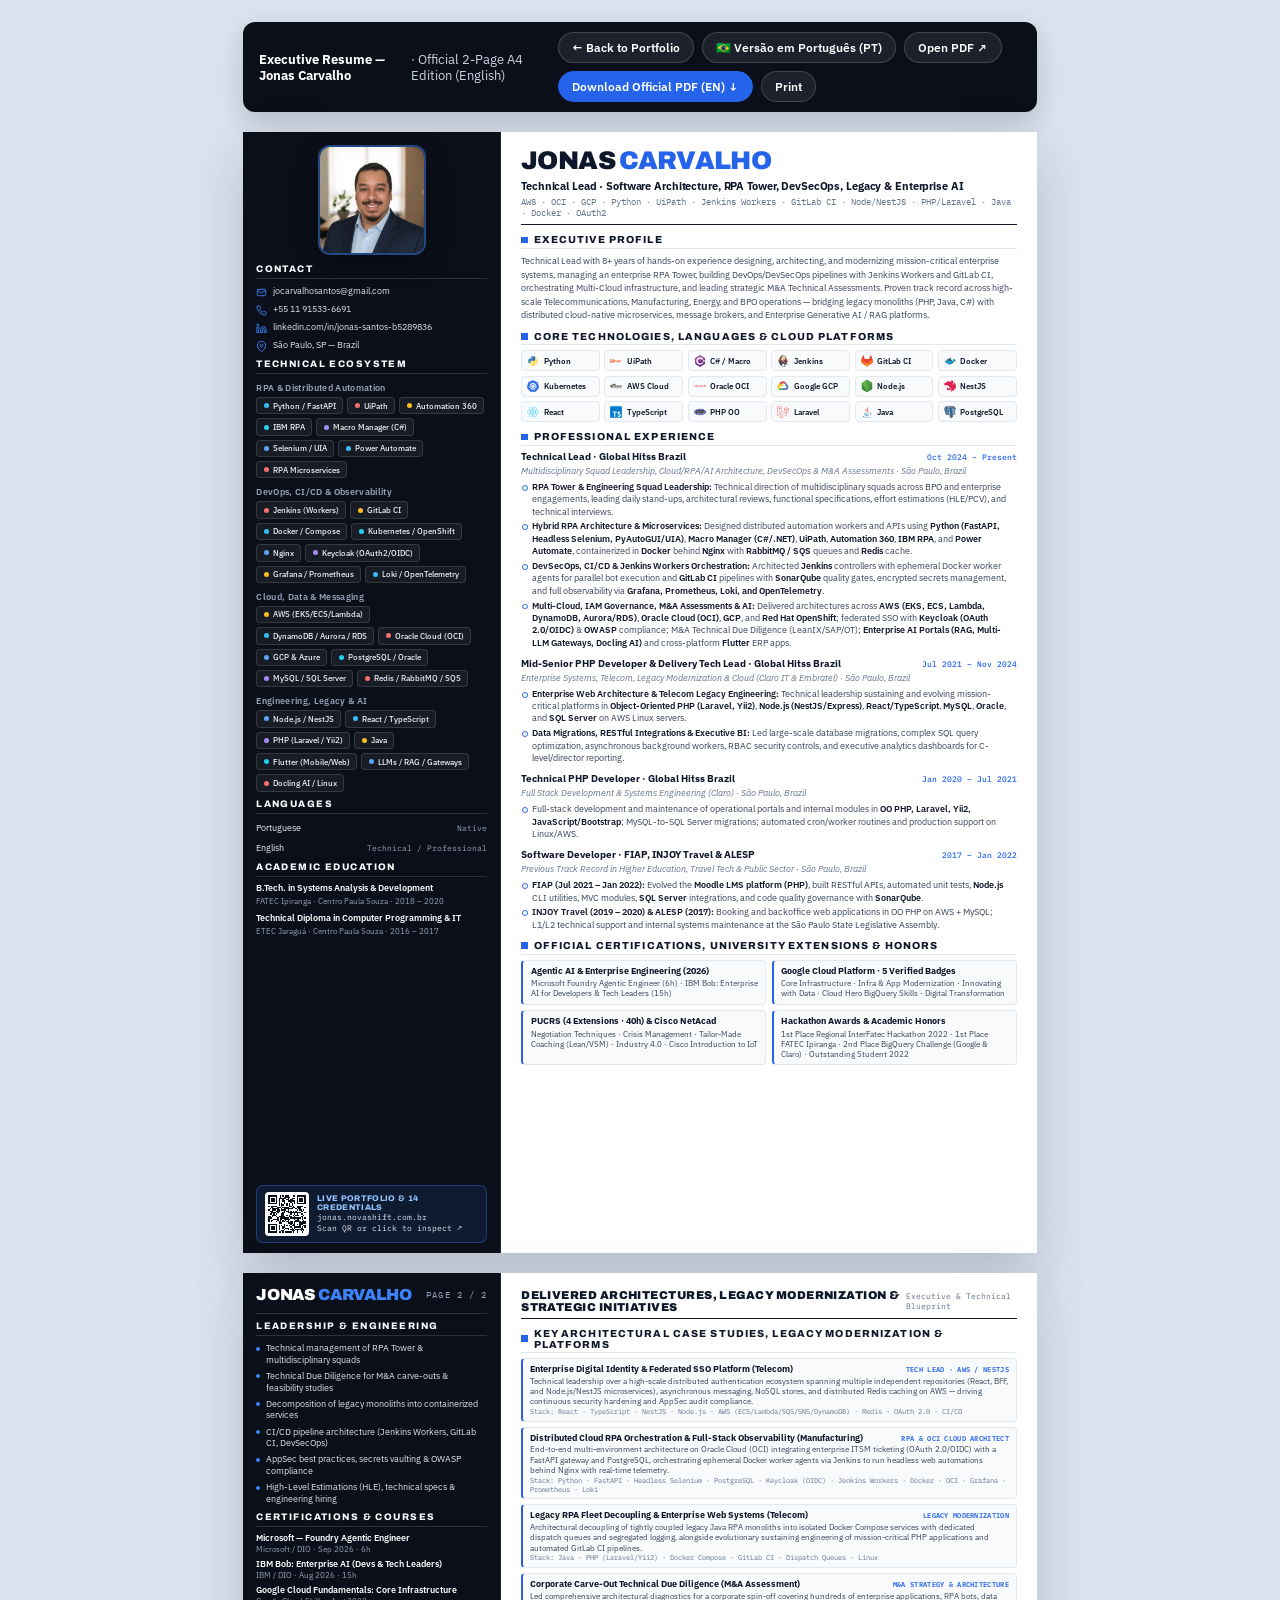
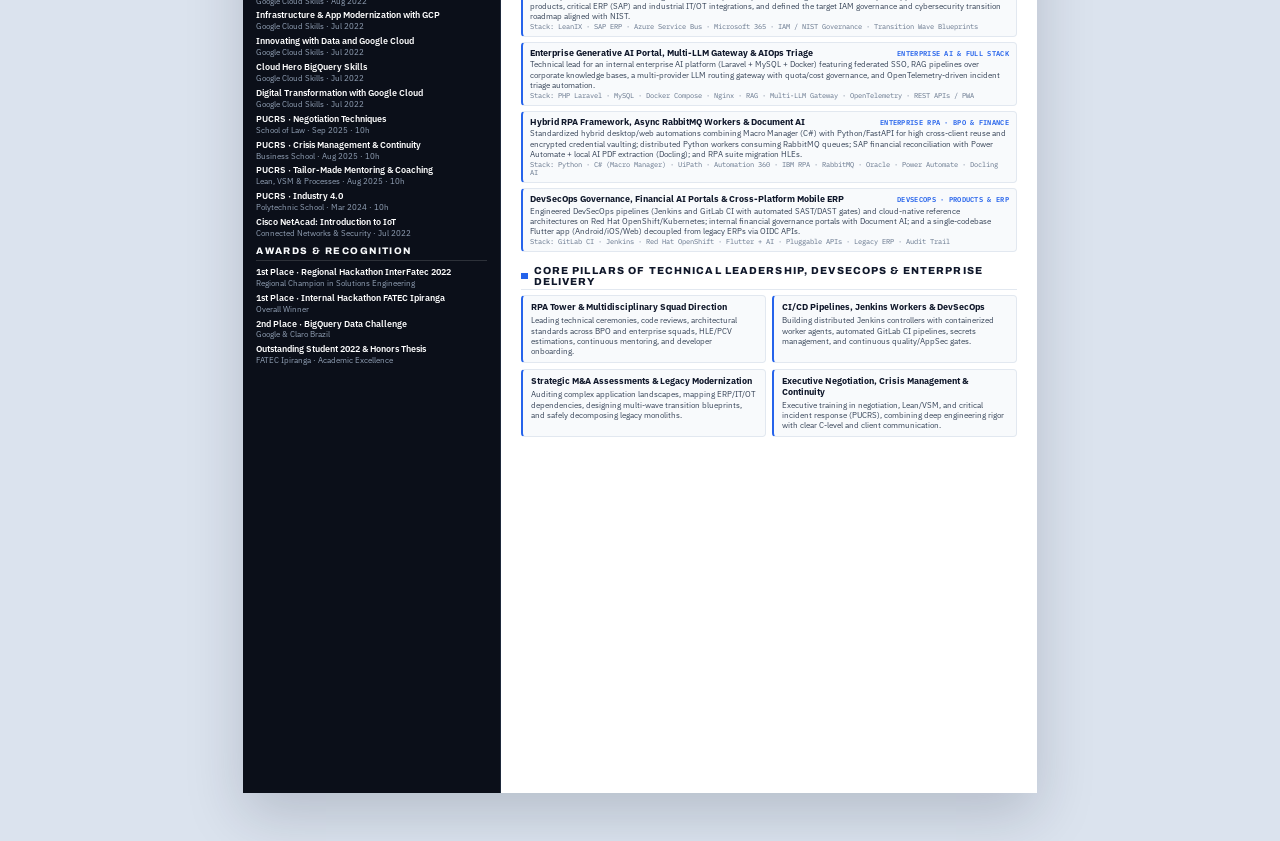
<file: curriculo-en.html>
<!DOCTYPE html>
<html lang="en" dir="ltr" prefix="og: https://ogp.me/ns#">
<head>
  <meta charset="utf-8" />
  <meta name="viewport" content="width=device-width, initial-scale=1, viewport-fit=cover" />
  <title>Executive Resume — Technical Lead Cloud, RPA &amp; AI | Jonas Carvalho</title>
  <meta name="description" content="2-Page A4 Executive Resume &amp; Official PDF of Jonas Carvalho — Technical Lead in São Paulo, Brazil (+8 years in Cloud Architecture, RPA Tower, DevSecOps, Legacy Modernization &amp; Enterprise AI)." />
  <meta name="robots" content="index, follow, max-snippet:-1, max-image-preview:large, max-video-preview:-1" />
  <meta name="author" content="Jonas Carvalho (Jonas Silva Carvalho dos Santos)" />
  <meta name="theme-color" content="#0b0f19" />

  <meta property="og:type" content="profile" />
  <meta property="og:site_name" content="Jonas Carvalho — Technical Lead &amp; Software Architect" />
  <meta property="og:locale" content="en_US" />
  <meta property="og:locale:alternate" content="pt_BR" />
  <meta property="og:title" content="Executive Resume — Jonas Carvalho (Technical Lead · Cloud, RPA &amp; AI)" />
  <meta property="og:description" content="8+ years leading multidisciplinary engineering squads, RPA Tower, Jenkins/GitLab DevSecOps pipelines, M&amp;A Technical Assessments, and Multi-Cloud / Enterprise AI architectures." />
  <meta property="og:url" content="https://jonas.novashift.com.br/curriculo-en.html" />
  <meta property="og:image" content="https://jonas.novashift.com.br/og-curriculo.jpg" />
  <meta property="og:image:width" content="1200" />
  <meta property="og:image:height" content="630" />

  <link rel="canonical" href="https://jonas.novashift.com.br/curriculo-en.html" />
  <link rel="alternate" hreflang="en" href="https://jonas.novashift.com.br/curriculo-en.html" />
  <link rel="alternate" hreflang="pt-BR" href="https://jonas.novashift.com.br/curriculo.html" />
  <link rel="alternate" hreflang="x-default" href="https://jonas.novashift.com.br/curriculo.html" />
  <link rel="manifest" href="/manifest.webmanifest" />
  <link rel="icon" href="/favicon.ico" sizes="48x48" />
  <link rel="icon" type="image/svg+xml" href="/icon.svg" />
  <link rel="apple-touch-icon" sizes="180x180" href="/apple-touch-icon.png" />

  <link rel="preconnect" href="https://fonts.googleapis.com" />
  <link rel="preconnect" href="https://fonts.gstatic.com" crossorigin />
  <link
    href="https://fonts.googleapis.com/css2?family=Archivo:wght@700;800;900&family=IBM+Plex+Mono:wght@400;500;600&family=IBM+Plex+Sans:ital,wght@0,400;0,500;0,600;0,700;1,400&display=swap"
    rel="stylesheet"
  />
  <style>
    :root {
      --sidebar-bg: #0b0f19;
      --sidebar-card: rgba(255, 255, 255, 0.055);
      --sidebar-border: rgba(255, 255, 255, 0.13);
      --accent: #2563eb;
      --accent-light: #3b82f6;
      --text-main: #0f172a;
      --text-body: #334155;
      --text-muted: #64748b;
      --sidebar-muted: #94a3b8;
      --rule: #e2e8f0;
    }

    * {
      box-sizing: border-box;
      margin: 0;
      padding: 0;
    }

    @page {
      size: A4;
      margin: 0;
    }

    body {
      font-family: "IBM Plex Sans", -apple-system, BlinkMacSystemFont, sans-serif;
      background: #dbe3ee;
      color: var(--text-main);
      -webkit-print-color-adjust: exact;
      print-color-adjust: exact;
      display: flex;
      flex-direction: column;
      align-items: center;
      padding: 22px 14px 48px;
      gap: 20px;
    }

    .cv-toolbar {
      width: 210mm;
      max-width: 100%;
      display: flex;
      justify-content: space-between;
      align-items: center;
      gap: 12px;
      background: #0b0f19;
      color: #ffffff;
      padding: 10px 16px;
      border-radius: 12px;
      box-shadow: 0 10px 28px rgba(11, 15, 25, 0.18);
    }

    .cv-toolbar-left {
      display: flex;
      align-items: center;
      gap: 10px;
      font-size: 12.5px;
      color: #cbd5e1;
    }

    .cv-toolbar-left strong {
      color: #ffffff;
    }

    .cv-toolbar-actions {
      display: flex;
      gap: 8px;
      flex-wrap: wrap;
    }

    .btn-tool {
      display: inline-flex;
      align-items: center;
      gap: 6px;
      padding: 7px 13px;
      border-radius: 999px;
      font-size: 12px;
      font-weight: 600;
      text-decoration: none;
      cursor: pointer;
      border: 1px solid rgba(255, 255, 255, 0.16);
      background: rgba(255, 255, 255, 0.08);
      color: #ffffff;
      font-family: inherit;
      transition: background 0.18s ease;
    }

    .btn-tool:hover {
      background: rgba(255, 255, 255, 0.16);
    }

    .btn-tool.primary {
      background: var(--accent);
      border-color: var(--accent);
    }

    .btn-tool.primary:hover {
      background: #1d4ed8;
    }

    .a4-page {
      width: 210mm;
      height: 296.5mm;
      max-height: 296.5mm;
      background: #ffffff;
      display: grid;
      grid-template-columns: 32.5% 67.5%;
      box-shadow: 0 22px 54px rgba(15, 23, 42, 0.18);
      overflow: hidden;
      page-break-after: always;
      break-after: page;
    }

    .a4-page:last-of-type {
      page-break-after: auto;
      break-after: auto;
    }

    /* SIDEBAR */
    .sidebar {
      background: var(--sidebar-bg);
      color: #f8fafc;
      padding: 13px 13px 10px;
      display: flex;
      flex-direction: column;
      gap: 7.5px;
      border-right: 1px solid #1e293b;
    }

    .photo-box {
      width: 108px;
      height: 110px;
      margin: 0 auto 1px;
      border-radius: 12px;
      overflow: hidden;
      border: 2px solid rgba(59, 130, 246, 0.45);
      background: #111827;
      box-shadow: 0 10px 24px rgba(0, 0, 0, 0.35);
    }

    .qr-verify-box {
      margin-top: auto;
      display: flex;
      align-items: center;
      gap: 8px;
      padding: 6px 8px;
      border-radius: 7px;
      background: rgba(59, 130, 246, 0.11);
      border: 1px solid rgba(59, 130, 246, 0.36);
      text-decoration: none;
      color: #f8fafc;
    }

    .qr-verify-box img {
      width: 44px;
      height: 44px;
      border-radius: 4px;
      background: #ffffff;
      padding: 2px;
      flex-shrink: 0;
      display: block;
    }

    .qr-verify-text {
      display: flex;
      flex-direction: column;
      gap: 1.5px;
    }

    .qr-verify-text strong {
      font-family: "Archivo", sans-serif;
      font-size: 8.2px;
      font-weight: 800;
      color: #93c5fd;
      text-transform: uppercase;
      letter-spacing: 0.04em;
    }

    .qr-verify-text span {
      font-family: "IBM Plex Mono", monospace;
      font-size: 7.5px;
      color: #e2e8f0;
      line-height: 1.25;
    }

    .photo-box img {
      width: 100%;
      height: 100%;
      object-fit: cover;
      object-position: center top;
      display: block;
    }

    .page-badge-side {
      display: flex;
      align-items: center;
      justify-content: space-between;
      padding-bottom: 10px;
      border-bottom: 1px solid rgba(255, 255, 255, 0.14);
    }

    .page-badge-side .monogram {
      font-family: "Archivo", sans-serif;
      font-weight: 900;
      font-size: 16px;
      letter-spacing: -0.02em;
      color: #ffffff;
    }

    .page-badge-side .monogram span {
      color: var(--accent-light);
    }

    .page-badge-side .pg-num {
      font-family: "IBM Plex Mono", monospace;
      font-size: 9px;
      color: var(--sidebar-muted);
      letter-spacing: 0.12em;
      text-transform: uppercase;
    }

    .sb-section {
      display: flex;
      flex-direction: column;
      gap: 6px;
    }

    .sb-title {
      font-family: "Archivo", sans-serif;
      font-size: 9.5px;
      font-weight: 800;
      letter-spacing: 0.15em;
      text-transform: uppercase;
      color: #f8fafc;
      padding-bottom: 4px;
      border-bottom: 1px solid rgba(255, 255, 255, 0.14);
    }

    .contact-list {
      list-style: none;
      display: flex;
      flex-direction: column;
      gap: 5px;
      font-size: 9.2px;
      line-height: 1.32;
      color: #e2e8f0;
    }

    .contact-list li {
      display: flex;
      align-items: flex-start;
      gap: 6px;
      word-break: break-word;
    }

    .contact-list svg {
      width: 11px;
      height: 11px;
      flex: 0 0 11px;
      margin-top: 2px;
      color: var(--accent-light);
    }

    .contact-list a {
      color: #e2e8f0;
      text-decoration: none;
    }

    .skill-group {
      display: flex;
      flex-direction: column;
      gap: 4px;
      margin-top: 2px;
    }

    .skill-label {
      font-size: 8.6px;
      font-weight: 600;
      color: var(--sidebar-muted);
      letter-spacing: 0.04em;
    }

    .pill-row {
      display: flex;
      flex-wrap: wrap;
      gap: 4px;
    }

    .pill {
      display: inline-flex;
      align-items: center;
      gap: 4px;
      padding: 2.5px 6.5px;
      border-radius: 4px;
      background: var(--sidebar-card);
      border: 1px solid var(--sidebar-border);
      font-size: 8.3px;
      font-weight: 500;
      color: #f1f5f9;
      line-height: 1.25;
    }

    .pill .dot {
      width: 5px;
      height: 5px;
      border-radius: 50%;
      flex-shrink: 0;
    }

    .dot-blue { background: #38bdf8; }
    .dot-red { background: #f87171; }
    .dot-amber { background: #fbbf24; }
    .dot-green { background: #60a5fa; }
    .dot-purple { background: #a78bfa; }
    .dot-cyan { background: #22d3ee; }

    .sb-list {
      list-style: none;
      display: flex;
      flex-direction: column;
      gap: 6px;
    }

    .sb-item {
      display: flex;
      flex-direction: column;
      gap: 1.5px;
    }

    .sb-item strong {
      font-size: 9.2px;
      font-weight: 600;
      color: #ffffff;
      line-height: 1.28;
    }

    .sb-item span {
      font-size: 8.3px;
      color: var(--sidebar-muted);
      line-height: 1.3;
    }

    .sb-bullets {
      list-style: none;
      display: flex;
      flex-direction: column;
      gap: 4.5px;
    }

    .sb-bullets li {
      position: relative;
      padding-left: 10px;
      font-size: 8.7px;
      line-height: 1.34;
      color: #e2e8f0;
    }

    .sb-bullets li::before {
      content: "";
      position: absolute;
      left: 0;
      top: 4.5px;
      width: 4px;
      height: 4px;
      border-radius: 50%;
      background: var(--accent-light);
    }

    .lang-row {
      display: flex;
      justify-content: space-between;
      align-items: center;
      font-size: 9.2px;
      color: #f1f5f9;
      padding-top: 2px;
    }

    .lang-row span:last-child {
      font-family: "IBM Plex Mono", monospace;
      font-size: 8.2px;
      color: var(--sidebar-muted);
    }

    /* MAIN CONTENT */
    .main {
      padding: 16px 20px 14px;
      display: flex;
      flex-direction: column;
      gap: 9px;
    }

    .main-header {
      padding-bottom: 6px;
      border-bottom: 1.5px solid var(--text-main);
    }

    .name {
      font-family: "Archivo", sans-serif;
      font-size: 25.5px;
      font-weight: 900;
      letter-spacing: -0.025em;
      line-height: 1;
      text-transform: uppercase;
      color: var(--text-main);
    }

    .name .accent {
      color: var(--accent);
    }

    .subtitle {
      margin-top: 4px;
      font-size: 11.4px;
      font-weight: 700;
      color: var(--text-main);
      letter-spacing: -0.01em;
    }

    .tagline {
      margin-top: 3px;
      font-family: "IBM Plex Mono", monospace;
      font-size: 8.5px;
      color: var(--text-muted);
      line-height: 1.35;
    }

    .page-kicker {
      display: flex;
      justify-content: space-between;
      align-items: baseline;
      padding-bottom: 5px;
      border-bottom: 1.5px solid var(--text-main);
    }

    .page-kicker strong {
      font-family: "Archivo", sans-serif;
      font-size: 11.4px;
      font-weight: 900;
      letter-spacing: 0.04em;
      text-transform: uppercase;
      color: var(--text-main);
    }

    .page-kicker span {
      font-family: "IBM Plex Mono", monospace;
      font-size: 8.2px;
      color: var(--text-muted);
    }

    .section {
      display: flex;
      flex-direction: column;
      gap: 5px;
    }

    .sec-head {
      display: flex;
      align-items: center;
      gap: 6px;
      padding-bottom: 2.5px;
      border-bottom: 1px solid var(--rule);
    }

    .sec-square {
      width: 6.5px;
      height: 6.5px;
      background: var(--accent);
      display: inline-block;
      flex-shrink: 0;
    }

    .sec-head h2 {
      font-family: "Archivo", sans-serif;
      font-size: 10.2px;
      font-weight: 800;
      letter-spacing: 0.11em;
      text-transform: uppercase;
      color: var(--text-main);
    }

    .summary-text {
      font-size: 9.45px;
      line-height: 1.44;
      color: var(--text-body);
    }

    .entry {
      display: flex;
      flex-direction: column;
      gap: 2.5px;
    }

    .entry + .entry {
      margin-top: 4px;
    }

    .entry-top {
      display: flex;
      justify-content: space-between;
      align-items: baseline;
      gap: 8px;
    }

    .entry-role {
      font-size: 10.1px;
      font-weight: 700;
      color: var(--text-main);
      line-height: 1.24;
    }

    .entry-date {
      font-family: "IBM Plex Mono", monospace;
      font-size: 8.4px;
      font-weight: 500;
      color: var(--accent);
      white-space: nowrap;
      flex-shrink: 0;
    }

    .entry-sub {
      font-size: 8.8px;
      font-style: italic;
      color: var(--text-muted);
      line-height: 1.24;
    }

    .bullets {
      list-style: none;
      display: flex;
      flex-direction: column;
      gap: 2.5px;
      margin-top: 1.5px;
    }

    .bullets li {
      position: relative;
      padding-left: 11px;
      font-size: 8.95px;
      line-height: 1.38;
      color: var(--text-body);
    }

    .bullets li::before {
      content: "";
      position: absolute;
      left: 1px;
      top: 4px;
      width: 3.8px;
      height: 3.8px;
      border: 1px solid var(--accent);
      border-radius: 50%;
      background: #ffffff;
    }

    .bullets li strong {
      color: var(--text-main);
      font-weight: 600;
    }

    .project-card {
      padding: 4px 7px;
      border: 1px solid #e2e8f0;
      border-left: 2.5px solid var(--accent);
      border-radius: 4px;
      background: #f8fafc;
      display: flex;
      flex-direction: column;
      gap: 1.5px;
    }

    .project-head {
      display: flex;
      justify-content: space-between;
      align-items: baseline;
      gap: 8px;
    }

    .project-title {
      font-size: 9px;
      font-weight: 700;
      color: var(--text-main);
    }

    .project-tag {
      font-family: "IBM Plex Mono", monospace;
      font-size: 7.35px;
      font-weight: 600;
      color: var(--accent);
      text-transform: uppercase;
      letter-spacing: 0.04em;
      white-space: nowrap;
    }

    .project-desc {
      font-size: 8.1px;
      line-height: 1.28;
      color: var(--text-body);
    }

    .project-stack {
      font-family: "IBM Plex Mono", monospace;
      font-size: 7.25px;
      color: var(--text-muted);
      line-height: 1.2;
    }

    .creds-mini-grid {
      display: grid;
      grid-template-columns: repeat(2, minmax(0, 1fr));
      gap: 5.5px;
    }

    .creds-mini-card {
      padding: 5px 7.5px;
      border: 1px solid #e2e8f0;
      border-left: 2.5px solid var(--accent);
      border-radius: 4px;
      background: #f8fafc;
      display: flex;
      flex-direction: column;
      gap: 2px;
    }

    .creds-mini-card strong {
      font-size: 8.6px;
      font-weight: 700;
      color: var(--text-main);
      line-height: 1.22;
    }

    .creds-mini-card span {
      font-size: 8px;
      color: var(--text-body);
      line-height: 1.28;
    }

    .cv-logo-grid {
      display: grid;
      grid-template-columns: repeat(6, minmax(0, 1fr));
      gap: 4.5px;
    }

    .cv-logo-pill {
      display: flex;
      align-items: center;
      gap: 4.5px;
      padding: 3.5px 5px;
      border: 1px solid #e2e8f0;
      border-radius: 4px;
      background: #f8fafc;
      font-size: 7.7px;
      font-weight: 600;
      color: var(--text-main);
      white-space: nowrap;
      overflow: hidden;
    }

    .cv-logo-pill img {
      width: 12px;
      height: 12px;
      object-fit: contain;
      flex-shrink: 0;
    }

    .cv-logo-pill img.invert-on-light {
      filter: brightness(0.15);
    }

    .sb-list-dense {
      gap: 4.5px;
    }

    .sb-list-dense .sb-item strong {
      font-size: 8.65px;
      line-height: 1.2;
    }

    .sb-list-dense .sb-item span {
      font-size: 7.75px;
      line-height: 1.22;
    }

    @media print {
      html,
      body {
        display: block !important;
        width: 210mm !important;
        background: #ffffff !important;
        margin: 0 !important;
        padding: 0 !important;
        -webkit-print-color-adjust: exact !important;
        print-color-adjust: exact !important;
      }

      .cv-toolbar {
        display: none !important;
      }

      .a4-page {
        box-shadow: none !important;
        width: 210mm !important;
        height: 297mm !important;
        max-height: 297mm !important;
        grid-template-columns: 32.5% 67.5% !important;
        overflow: hidden !important;
        margin: 0 !important;
      }

      .a4-page:nth-of-type(2) .main {
        padding: 15px 19px 13px;
        gap: 9px;
      }

      .a4-page:nth-of-type(2) .sec-head h2 {
        font-size: 9.6px;
      }

      .a4-page:nth-of-type(2) .project-card {
        padding: 6px 8.5px;
        gap: 2.5px;
      }
    }

    @media screen and (max-width: 820px) {
      .a4-page {
        width: 100%;
        height: auto;
        max-height: none;
        grid-template-columns: 1fr;
      }

      .cv-toolbar {
        flex-direction: column;
        align-items: flex-start;
      }

      .btn-print-desktop {
        display: none;
      }
    }
  </style>
</head>
<body>

  <div class="cv-toolbar">
    <div class="cv-toolbar-left">
      <strong>Executive Resume — Jonas Carvalho</strong>
      <span>· Official 2-Page A4 Edition (English)</span>
    </div>
    <div class="cv-toolbar-actions">
      <a href="index.html" class="btn-tool">← Back to Portfolio</a>
      <a href="curriculo.html" class="btn-tool">🇧🇷 Versão em Português (PT)</a>
      <a href="Jonas-Carvalho-Resume-EN.pdf" target="_blank" rel="noopener" class="btn-tool">Open PDF ↗</a>
      <a href="Jonas-Carvalho-Resume-EN.pdf" download="Jonas-Carvalho-Resume-EN.pdf" class="btn-tool primary">Download Official PDF (EN) ↓</a>
      <button type="button" class="btn-tool btn-print-desktop" onclick="window.print()">Print</button>
    </div>
  </div>

  <!-- ================= PAGE 1 ================= -->
  <main class="a4-page">
    <aside class="sidebar">
      <div class="photo-box">
        <img src="assets/jonas-photo.jpg" alt="Jonas Carvalho" />
      </div>

      <section class="sb-section">
        <h3 class="sb-title">Contact</h3>
        <ul class="contact-list">
          <li>
            <svg viewBox="0 0 24 24" fill="none" stroke="currentColor" stroke-width="2"><rect x="3" y="5" width="18" height="14" rx="2"/><polyline points="3 7 12 13 21 7"/></svg>
            <a href="mailto:jocarvalhosantos@gmail.com">jocarvalhosantos@gmail.com</a>
          </li>
          <li>
            <svg viewBox="0 0 24 24" fill="none" stroke="currentColor" stroke-width="2"><path d="M22 16.92v3a2 2 0 0 1-2.18 2 19.86 19.86 0 0 1-8.63-3.07 19.5 19.5 0 0 1-6-6A19.86 19.86 0 0 1 2.12 4.18 2 2 0 0 1 4.11 2h3a2 2 0 0 1 2 1.72c.12.96.36 1.9.7 2.81a2 2 0 0 1-.45 2.11L8.09 9.91a16 16 0 0 0 6 6l1.27-1.27a2 2 0 0 1 2.11-.45c.91.34 1.85.58 2.81.7A2 2 0 0 1 22 16.92z"/></svg>
            <span>+55 11 91533-6691</span>
          </li>
          <li>
            <svg viewBox="0 0 24 24" fill="none" stroke="currentColor" stroke-width="2"><path d="M16 8a6 6 0 0 1 6 6v7h-4v-7a2 2 0 0 0-2-2 2 2 0 0 0-2 2v7h-4v-7a6 6 0 0 1 6-6z"/><rect x="2" y="9" width="4" height="12"/><circle cx="4" cy="4" r="2"/></svg>
            <a href="https://www.linkedin.com/in/jonas-santos-b5289836/" target="_blank" rel="noopener">linkedin.com/in/jonas-santos-b5289836</a>
          </li>
          <li>
            <svg viewBox="0 0 24 24" fill="none" stroke="currentColor" stroke-width="2"><path d="M21 10c0 7-9 13-9 13s-9-6-9-13a9 9 0 0 1 18 0z"/><circle cx="12" cy="10" r="3"/></svg>
            <span>São Paulo, SP — Brazil</span>
          </li>
        </ul>
      </section>

      <section class="sb-section">
        <h3 class="sb-title">Technical Ecosystem</h3>

        <div class="skill-group">
          <span class="skill-label">RPA &amp; Distributed Automation</span>
          <div class="pill-row">
            <span class="pill"><i class="dot dot-blue"></i>Python / FastAPI</span>
            <span class="pill"><i class="dot dot-red"></i>UiPath</span>
            <span class="pill"><i class="dot dot-amber"></i>Automation 360</span>
            <span class="pill"><i class="dot dot-cyan"></i>IBM RPA</span>
            <span class="pill"><i class="dot dot-purple"></i>Macro Manager (C#)</span>
            <span class="pill"><i class="dot dot-green"></i>Selenium / UIA</span>
            <span class="pill"><i class="dot dot-blue"></i>Power Automate</span>
            <span class="pill"><i class="dot dot-red"></i>RPA Microservices</span>
          </div>
        </div>

        <div class="skill-group">
          <span class="skill-label">DevOps, CI/CD &amp; Observability</span>
          <div class="pill-row">
            <span class="pill"><i class="dot dot-red"></i>Jenkins (Workers)</span>
            <span class="pill"><i class="dot dot-amber"></i>GitLab CI</span>
            <span class="pill"><i class="dot dot-blue"></i>Docker / Compose</span>
            <span class="pill"><i class="dot dot-cyan"></i>Kubernetes / OpenShift</span>
            <span class="pill"><i class="dot dot-green"></i>Nginx</span>
            <span class="pill"><i class="dot dot-purple"></i>Keycloak (OAuth2/OIDC)</span>
            <span class="pill"><i class="dot dot-amber"></i>Grafana / Prometheus</span>
            <span class="pill"><i class="dot dot-blue"></i>Loki / OpenTelemetry</span>
          </div>
        </div>

        <div class="skill-group">
          <span class="skill-label">Cloud, Data &amp; Messaging</span>
          <div class="pill-row">
            <span class="pill"><i class="dot dot-amber"></i>AWS (EKS/ECS/Lambda)</span>
            <span class="pill"><i class="dot dot-blue"></i>DynamoDB / Aurora / RDS</span>
            <span class="pill"><i class="dot dot-red"></i>Oracle Cloud (OCI)</span>
            <span class="pill"><i class="dot dot-green"></i>GCP &amp; Azure</span>
            <span class="pill"><i class="dot dot-cyan"></i>PostgreSQL / Oracle</span>
            <span class="pill"><i class="dot dot-purple"></i>MySQL / SQL Server</span>
            <span class="pill"><i class="dot dot-red"></i>Redis / RabbitMQ / SQS</span>
          </div>
        </div>

        <div class="skill-group">
          <span class="skill-label">Engineering, Legacy &amp; AI</span>
          <div class="pill-row">
            <span class="pill"><i class="dot dot-green"></i>Node.js / NestJS</span>
            <span class="pill"><i class="dot dot-blue"></i>React / TypeScript</span>
            <span class="pill"><i class="dot dot-purple"></i>PHP (Laravel / Yii2)</span>
            <span class="pill"><i class="dot dot-amber"></i>Java</span>
            <span class="pill"><i class="dot dot-cyan"></i>Flutter (Mobile/Web)</span>
            <span class="pill"><i class="dot dot-green"></i>LLMs / RAG / Gateways</span>
            <span class="pill"><i class="dot dot-red"></i>Docling AI / Linux</span>
          </div>
        </div>
      </section>

      <section class="sb-section">
        <h3 class="sb-title">Languages</h3>
        <div class="lang-row">
          <span>Portuguese</span>
          <span>Native</span>
        </div>
        <div class="lang-row">
          <span>English</span>
          <span>Technical / Professional</span>
        </div>
      </section>

      <section class="sb-section">
        <h3 class="sb-title">Academic Education</h3>
        <ul class="sb-list">
          <li class="sb-item">
            <strong>B.Tech. in Systems Analysis &amp; Development</strong>
            <span>FATEC Ipiranga · Centro Paula Souza · 2018 – 2020</span>
          </li>
          <li class="sb-item">
            <strong>Technical Diploma in Computer Programming &amp; IT</strong>
            <span>ETEC Jaraguá · Centro Paula Souza · 2016 – 2017</span>
          </li>
        </ul>
      </section>

      <a href="https://jonas.novashift.com.br" target="_blank" rel="noopener" class="qr-verify-box">
        <img src="assets/qr-portfolio.svg" alt="QR Code Portfolio Jonas Carvalho" />
        <div class="qr-verify-text">
          <strong>Live Portfolio &amp; 14 Credentials</strong>
          <span>jonas.novashift.com.br</span>
          <span>Scan QR or click to inspect ↗</span>
        </div>
      </a>
    </aside>

    <div class="main">
      <header class="main-header">
        <h1 class="name">JONAS <span class="accent">CARVALHO</span></h1>
        <p class="subtitle">Technical Lead · Software Architecture, RPA Tower, DevSecOps, Legacy &amp; Enterprise AI</p>
        <p class="tagline">AWS · OCI · GCP · Python · UiPath · Jenkins Workers · GitLab CI · Node/NestJS · PHP/Laravel · Java · Docker · OAuth2</p>
      </header>

      <section class="section">
        <div class="sec-head">
          <span class="sec-square"></span>
          <h2>Executive Profile</h2>
        </div>
        <p class="summary-text">
          Technical Lead with 8+ years of hands-on experience designing, architecting, and modernizing mission-critical enterprise systems, managing an enterprise RPA Tower, building DevOps/DevSecOps pipelines with Jenkins Workers and GitLab CI, orchestrating Multi-Cloud infrastructure, and leading strategic M&amp;A Technical Assessments. Proven track record across high-scale Telecommunications, Manufacturing, Energy, and BPO operations — bridging legacy monoliths (PHP, Java, C#) with distributed cloud-native microservices, message brokers, and Enterprise Generative AI / RAG platforms.
        </p>
      </section>

      <section class="section">
        <div class="sec-head">
          <span class="sec-square"></span>
          <h2>Core Technologies, Languages &amp; Cloud Platforms</h2>
        </div>
        <div class="cv-logo-grid">
          <span class="cv-logo-pill"><img src="assets/logos/python.svg" alt="Python" />Python</span>
          <span class="cv-logo-pill"><img src="assets/logos/uipath.svg" alt="UiPath" />UiPath</span>
          <span class="cv-logo-pill"><img src="assets/logos/csharp.svg" alt="C#" />C# / Macro</span>
          <span class="cv-logo-pill"><img src="assets/logos/jenkins.svg" alt="Jenkins" />Jenkins</span>
          <span class="cv-logo-pill"><img src="assets/logos/gitlab.svg" alt="GitLab" />GitLab CI</span>
          <span class="cv-logo-pill"><img src="assets/logos/docker.svg" alt="Docker" />Docker</span>
          <span class="cv-logo-pill"><img src="assets/logos/kubernetes.svg" alt="Kubernetes" />Kubernetes</span>
          <span class="cv-logo-pill"><img class="invert-on-light" src="assets/logos/aws.svg" alt="AWS" />AWS Cloud</span>
          <span class="cv-logo-pill"><img src="assets/logos/oracle.svg" alt="OCI" />Oracle OCI</span>
          <span class="cv-logo-pill"><img src="assets/logos/googlecloud.svg" alt="GCP" />Google GCP</span>
          <span class="cv-logo-pill"><img src="assets/logos/nodejs.svg" alt="Node.js" />Node.js</span>
          <span class="cv-logo-pill"><img src="assets/logos/nestjs.svg" alt="NestJS" />NestJS</span>
          <span class="cv-logo-pill"><img src="assets/logos/react.svg" alt="React" />React</span>
          <span class="cv-logo-pill"><img src="assets/logos/typescript.svg" alt="TypeScript" />TypeScript</span>
          <span class="cv-logo-pill"><img src="assets/logos/php.svg" alt="PHP" />PHP OO</span>
          <span class="cv-logo-pill"><img src="assets/logos/laravel.svg" alt="Laravel" />Laravel</span>
          <span class="cv-logo-pill"><img src="assets/logos/java.svg" alt="Java" />Java</span>
          <span class="cv-logo-pill"><img src="assets/logos/postgresql.svg" alt="PostgreSQL" />PostgreSQL</span>
        </div>
      </section>

      <section class="section">
        <div class="sec-head">
          <span class="sec-square"></span>
          <h2>Professional Experience</h2>
        </div>

        <article class="entry">
          <div class="entry-top">
            <h3 class="entry-role">Technical Lead · Global Hitss Brazil</h3>
            <span class="entry-date">Oct 2024 – Present</span>
          </div>
          <p class="entry-sub">Multidisciplinary Squad Leadership, Cloud/RPA/AI Architecture, DevSecOps &amp; M&amp;A Assessments · São Paulo, Brazil</p>
          <ul class="bullets">
            <li><strong>RPA Tower &amp; Engineering Squad Leadership:</strong> Technical direction of multidisciplinary squads across BPO and enterprise engagements, leading daily stand-ups, architectural reviews, functional specifications, effort estimations (HLE/PCV), and technical interviews.</li>
            <li><strong>Hybrid RPA Architecture &amp; Microservices:</strong> Designed distributed automation workers and APIs using <strong>Python (FastAPI, Headless Selenium, PyAutoGUI/UIA)</strong>, <strong>Macro Manager (C#/.NET)</strong>, <strong>UiPath</strong>, <strong>Automation 360</strong>, <strong>IBM RPA</strong>, and <strong>Power Automate</strong>, containerized in <strong>Docker</strong> behind <strong>Nginx</strong> with <strong>RabbitMQ / SQS</strong> queues and <strong>Redis</strong> cache.</li>
            <li><strong>DevSecOps, CI/CD &amp; Jenkins Workers Orchestration:</strong> Architected <strong>Jenkins</strong> controllers with ephemeral Docker worker agents for parallel bot execution and <strong>GitLab CI</strong> pipelines with <strong>SonarQube</strong> quality gates, encrypted secrets management, and full observability via <strong>Grafana, Prometheus, Loki, and OpenTelemetry</strong>.</li>
            <li><strong>Multi-Cloud, IAM Governance, M&amp;A Assessments &amp; AI:</strong> Delivered architectures across <strong>AWS (EKS, ECS, Lambda, DynamoDB, Aurora/RDS)</strong>, <strong>Oracle Cloud (OCI)</strong>, <strong>GCP</strong>, and <strong>Red Hat OpenShift</strong>; federated SSO with <strong>Keycloak (OAuth 2.0/OIDC)</strong> &amp; <strong>OWASP</strong> compliance; M&amp;A Technical Due Diligence (LeanIX/SAP/OT); <strong>Enterprise AI Portals (RAG, Multi-LLM Gateways, Docling AI)</strong> and cross-platform <strong>Flutter</strong> ERP apps.</li>
          </ul>
        </article>

        <article class="entry">
          <div class="entry-top">
            <h3 class="entry-role">Mid-Senior PHP Developer &amp; Delivery Tech Lead · Global Hitss Brazil</h3>
            <span class="entry-date">Jul 2021 – Nov 2024</span>
          </div>
          <p class="entry-sub">Enterprise Systems, Telecom, Legacy Modernization &amp; Cloud (Claro IT &amp; Embratel) · São Paulo, Brazil</p>
          <ul class="bullets">
            <li><strong>Enterprise Web Architecture &amp; Telecom Legacy Engineering:</strong> Technical leadership sustaining and evolving mission-critical platforms in <strong>Object-Oriented PHP (Laravel, Yii2)</strong>, <strong>Node.js (NestJS/Express)</strong>, <strong>React/TypeScript</strong>, <strong>MySQL</strong>, <strong>Oracle</strong>, and <strong>SQL Server</strong> on AWS Linux servers.</li>
            <li><strong>Data Migrations, RESTful Integrations &amp; Executive BI:</strong> Led large-scale database migrations, complex SQL query optimization, asynchronous background workers, RBAC security controls, and executive analytics dashboards for C-level/director reporting.</li>
          </ul>
        </article>

        <article class="entry">
          <div class="entry-top">
            <h3 class="entry-role">Technical PHP Developer · Global Hitss Brazil</h3>
            <span class="entry-date">Jan 2020 – Jul 2021</span>
          </div>
          <p class="entry-sub">Full Stack Development &amp; Systems Engineering (Claro) · São Paulo, Brazil</p>
          <ul class="bullets">
            <li>Full-stack development and maintenance of operational portals and internal modules in <strong>OO PHP, Laravel, Yii2, JavaScript/Bootstrap</strong>; MySQL-to-SQL Server migrations; automated cron/worker routines and production support on Linux/AWS.</li>
          </ul>
        </article>

        <article class="entry">
          <div class="entry-top">
            <h3 class="entry-role">Software Developer · FIAP, INJOY Travel &amp; ALESP</h3>
            <span class="entry-date">2017 – Jan 2022</span>
          </div>
          <p class="entry-sub">Previous Track Record in Higher Education, Travel Tech &amp; Public Sector · São Paulo, Brazil</p>
          <ul class="bullets">
            <li><strong>FIAP (Jul 2021 – Jan 2022):</strong> Evolved the <strong>Moodle LMS platform (PHP)</strong>, built RESTful APIs, automated unit tests, <strong>Node.js</strong> CLI utilities, MVC modules, <strong>SQL Server</strong> integrations, and code quality governance with <strong>SonarQube</strong>.</li>
            <li><strong>INJOY Travel (2019 – 2020) &amp; ALESP (2017):</strong> Booking and backoffice web applications in OO PHP on AWS + MySQL; L1/L2 technical support and internal systems maintenance at the São Paulo State Legislative Assembly.</li>
          </ul>
        </article>
      </section>

      <section class="section">
        <div class="sec-head">
          <span class="sec-square"></span>
          <h2>Official Certifications, University Extensions &amp; Honors</h2>
        </div>
        <div class="creds-mini-grid">
          <div class="creds-mini-card">
            <strong>Agentic AI &amp; Enterprise Engineering (2026)</strong>
            <span>Microsoft Foundry Agentic Engineer (6h) · IBM Bob: Enterprise AI for Developers &amp; Tech Leaders (15h)</span>
          </div>
          <div class="creds-mini-card">
            <strong>Google Cloud Platform · 5 Verified Badges</strong>
            <span>Core Infrastructure · Infra &amp; App Modernization · Innovating with Data · Cloud Hero BigQuery Skills · Digital Transformation</span>
          </div>
          <div class="creds-mini-card">
            <strong>PUCRS (4 Extensions · 40h) &amp; Cisco NetAcad</strong>
            <span>Negotiation Techniques · Crisis Management · Tailor-Made Coaching (Lean/VSM) · Industry 4.0 · Cisco Introduction to IoT</span>
          </div>
          <div class="creds-mini-card">
            <strong>Hackathon Awards &amp; Academic Honors</strong>
            <span>1st Place Regional InterFatec Hackathon 2022 · 1st Place FATEC Ipiranga · 2nd Place BigQuery Challenge (Google &amp; Claro) · Outstanding Student 2022</span>
          </div>
        </div>
      </section>
    </div>
  </main>

  <!-- ================= PAGE 2 ================= -->
  <main class="a4-page">
    <aside class="sidebar">
      <div class="page-badge-side">
        <span class="monogram">JONAS <span>CARVALHO</span></span>
        <span class="pg-num">Page 2 / 2</span>
      </div>

      <section class="sb-section">
        <h3 class="sb-title">Leadership &amp; Engineering</h3>
        <ul class="sb-bullets">
          <li>Technical management of RPA Tower &amp; multidisciplinary squads</li>
          <li>Technical Due Diligence for M&amp;A carve-outs &amp; feasibility studies</li>
          <li>Decomposition of legacy monoliths into containerized services</li>
          <li>CI/CD pipeline architecture (Jenkins Workers, GitLab CI, DevSecOps)</li>
          <li>AppSec best practices, secrets vaulting &amp; OWASP compliance</li>
          <li>High-Level Estimations (HLE), technical specs &amp; engineering hiring</li>
        </ul>
      </section>

      <section class="sb-section">
        <h3 class="sb-title">Certifications &amp; Courses</h3>
        <ul class="sb-list sb-list-dense">
          <li class="sb-item">
            <strong>Microsoft — Foundry Agentic Engineer</strong>
            <span>Microsoft / DIO · Sep 2026 · 6h</span>
          </li>
          <li class="sb-item">
            <strong>IBM Bob: Enterprise AI (Devs &amp; Tech Leaders)</strong>
            <span>IBM / DIO · Aug 2026 · 15h</span>
          </li>
          <li class="sb-item">
            <strong>Google Cloud Fundamentals: Core Infrastructure</strong>
            <span>Google Cloud Skills · Aug 2022</span>
          </li>
          <li class="sb-item">
            <strong>Infrastructure &amp; App Modernization with GCP</strong>
            <span>Google Cloud Skills · Jul 2022</span>
          </li>
          <li class="sb-item">
            <strong>Innovating with Data and Google Cloud</strong>
            <span>Google Cloud Skills · Jul 2022</span>
          </li>
          <li class="sb-item">
            <strong>Cloud Hero BigQuery Skills</strong>
            <span>Google Cloud Skills · Jul 2022</span>
          </li>
          <li class="sb-item">
            <strong>Digital Transformation with Google Cloud</strong>
            <span>Google Cloud Skills · Jul 2022</span>
          </li>
          <li class="sb-item">
            <strong>PUCRS · Negotiation Techniques</strong>
            <span>School of Law · Sep 2025 · 10h</span>
          </li>
          <li class="sb-item">
            <strong>PUCRS · Crisis Management &amp; Continuity</strong>
            <span>Business School · Aug 2025 · 10h</span>
          </li>
          <li class="sb-item">
            <strong>PUCRS · Tailor-Made Mentoring &amp; Coaching</strong>
            <span>Lean, VSM &amp; Processes · Aug 2025 · 10h</span>
          </li>
          <li class="sb-item">
            <strong>PUCRS · Industry 4.0</strong>
            <span>Polytechnic School · Mar 2024 · 10h</span>
          </li>
          <li class="sb-item">
            <strong>Cisco NetAcad: Introduction to IoT</strong>
            <span>Connected Networks &amp; Security · Jul 2022</span>
          </li>
        </ul>
      </section>

      <section class="sb-section">
        <h3 class="sb-title">Awards &amp; Recognition</h3>
        <ul class="sb-list sb-list-dense">
          <li class="sb-item">
            <strong>1st Place · Regional Hackathon InterFatec 2022</strong>
            <span>Regional Champion in Solutions Engineering</span>
          </li>
          <li class="sb-item">
            <strong>1st Place · Internal Hackathon FATEC Ipiranga</strong>
            <span>Overall Winner</span>
          </li>
          <li class="sb-item">
            <strong>2nd Place · BigQuery Data Challenge</strong>
            <span>Google &amp; Claro Brazil</span>
          </li>
          <li class="sb-item">
            <strong>Outstanding Student 2022 &amp; Honors Thesis</strong>
            <span>FATEC Ipiranga · Academic Excellence</span>
          </li>
        </ul>
      </section>
    </aside>

    <div class="main">
      <div class="page-kicker">
        <strong>Delivered Architectures, Legacy Modernization &amp; Strategic Initiatives</strong>
        <span>Executive &amp; Technical Blueprint</span>
      </div>

      <section class="section">
        <div class="sec-head">
          <span class="sec-square"></span>
          <h2>Key Architectural Case Studies, Legacy Modernization &amp; Platforms</h2>
        </div>

        <article class="project-card">
          <div class="project-head">
            <h3 class="project-title">Enterprise Digital Identity &amp; Federated SSO Platform (Telecom)</h3>
            <span class="project-tag">Tech Lead · AWS / NestJS</span>
          </div>
          <p class="project-desc">
            Technical leadership over a high-scale distributed authentication ecosystem spanning multiple independent repositories (React, BFF, and Node.js/NestJS microservices), asynchronous messaging, NoSQL stores, and distributed Redis caching on AWS — driving continuous security hardening and AppSec audit compliance.
          </p>
          <p class="project-stack">Stack: React · TypeScript · NestJS · Node.js · AWS (ECS/Lambda/SQS/SNS/DynamoDB) · Redis · OAuth 2.0 · CI/CD</p>
        </article>

        <article class="project-card">
          <div class="project-head">
            <h3 class="project-title">Distributed Cloud RPA Orchestration &amp; Full-Stack Observability (Manufacturing)</h3>
            <span class="project-tag">RPA &amp; OCI Cloud Architect</span>
          </div>
          <p class="project-desc">
            End-to-end multi-environment architecture on Oracle Cloud (OCI) integrating enterprise ITSM ticketing (OAuth 2.0/OIDC) with a FastAPI gateway and PostgreSQL, orchestrating ephemeral Docker worker agents via Jenkins to run headless web automations behind Nginx with real-time telemetry.
          </p>
          <p class="project-stack">Stack: Python · FastAPI · Headless Selenium · PostgreSQL · Keycloak (OIDC) · Jenkins Workers · Docker · OCI · Grafana · Prometheus · Loki</p>
        </article>

        <article class="project-card">
          <div class="project-head">
            <h3 class="project-title">Legacy RPA Fleet Decoupling &amp; Enterprise Web Systems (Telecom)</h3>
            <span class="project-tag">Legacy Modernization</span>
          </div>
          <p class="project-desc">
            Architectural decoupling of tightly coupled legacy Java RPA monoliths into isolated Docker Compose services with dedicated dispatch queues and segregated logging, alongside evolutionary sustaining engineering of mission-critical PHP applications and automated GitLab CI pipelines.
          </p>
          <p class="project-stack">Stack: Java · PHP (Laravel/Yii2) · Docker Compose · GitLab CI · Dispatch Queues · Linux</p>
        </article>

        <article class="project-card">
          <div class="project-head">
            <h3 class="project-title">Corporate Carve-Out Technical Due Diligence (M&amp;A Assessment)</h3>
            <span class="project-tag">M&amp;A Strategy &amp; Architecture</span>
          </div>
          <p class="project-desc">
            Led comprehensive architectural diagnostics for a corporate spin-off covering hundreds of enterprise applications, RPA bots, data products, critical ERP (SAP) and industrial IT/OT integrations, and defined the target IAM governance and cybersecurity transition roadmap aligned with NIST.
          </p>
          <p class="project-stack">Stack: LeanIX · SAP ERP · Azure Service Bus · Microsoft 365 · IAM / NIST Governance · Transition Wave Blueprints</p>
        </article>

        <article class="project-card">
          <div class="project-head">
            <h3 class="project-title">Enterprise Generative AI Portal, Multi-LLM Gateway &amp; AIOps Triage</h3>
            <span class="project-tag">Enterprise AI &amp; Full Stack</span>
          </div>
          <p class="project-desc">
            Technical lead for an internal enterprise AI platform (Laravel + MySQL + Docker) featuring federated SSO, RAG pipelines over corporate knowledge bases, a multi-provider LLM routing gateway with quota/cost governance, and OpenTelemetry-driven incident triage automation.
          </p>
          <p class="project-stack">Stack: PHP Laravel · MySQL · Docker Compose · Nginx · RAG · Multi-LLM Gateway · OpenTelemetry · REST APIs / PWA</p>
        </article>

        <article class="project-card">
          <div class="project-head">
            <h3 class="project-title">Hybrid RPA Framework, Async RabbitMQ Workers &amp; Document AI</h3>
            <span class="project-tag">Enterprise RPA · BPO &amp; Finance</span>
          </div>
          <p class="project-desc">
            Standardized hybrid desktop/web automations combining Macro Manager (C#) with Python/FastAPI for high cross-client reuse and encrypted credential vaulting; distributed Python workers consuming RabbitMQ queues; SAP financial reconciliation with Power Automate + local AI PDF extraction (Docling); and RPA suite migration HLEs.
          </p>
          <p class="project-stack">Stack: Python · C# (Macro Manager) · UiPath · Automation 360 · IBM RPA · RabbitMQ · Oracle · Power Automate · Docling AI</p>
        </article>

        <article class="project-card">
          <div class="project-head">
            <h3 class="project-title">DevSecOps Governance, Financial AI Portals &amp; Cross-Platform Mobile ERP</h3>
            <span class="project-tag">DevSecOps · Products &amp; ERP</span>
          </div>
          <p class="project-desc">
            Engineered DevSecOps pipelines (Jenkins and GitLab CI with automated SAST/DAST gates) and cloud-native reference architectures on Red Hat OpenShift/Kubernetes; internal financial governance portals with Document AI; and a single-codebase Flutter app (Android/iOS/Web) decoupled from legacy ERPs via OIDC APIs.
          </p>
          <p class="project-stack">Stack: GitLab CI · Jenkins · Red Hat OpenShift · Flutter + AI · Pluggable APIs · Legacy ERP · Audit Trail</p>
        </article>
      </section>

      <section class="section" style="margin-top: 4px;">
        <div class="sec-head">
          <span class="sec-square"></span>
          <h2>Core Pillars of Technical Leadership, DevSecOps &amp; Enterprise Delivery</h2>
        </div>
        <div class="creds-mini-grid" style="gap: 6px;">
          <div class="creds-mini-card" style="padding: 6px 8px; gap: 2.5px;">
            <strong>RPA Tower &amp; Multidisciplinary Squad Direction</strong>
            <span>Leading technical ceremonies, code reviews, architectural standards across BPO and enterprise squads, HLE/PCV estimations, continuous mentoring, and developer onboarding.</span>
          </div>
          <div class="creds-mini-card" style="padding: 6px 8px; gap: 2.5px;">
            <strong>CI/CD Pipelines, Jenkins Workers &amp; DevSecOps</strong>
            <span>Building distributed Jenkins controllers with containerized worker agents, automated GitLab CI pipelines, secrets management, and continuous quality/AppSec gates.</span>
          </div>
          <div class="creds-mini-card" style="padding: 6px 8px; gap: 2.5px;">
            <strong>Strategic M&amp;A Assessments &amp; Legacy Modernization</strong>
            <span>Auditing complex application landscapes, mapping ERP/IT/OT dependencies, designing multi-wave transition blueprints, and safely decomposing legacy monoliths.</span>
          </div>
          <div class="creds-mini-card" style="padding: 6px 8px; gap: 2.5px;">
            <strong>Executive Negotiation, Crisis Management &amp; Continuity</strong>
            <span>Executive training in negotiation, Lean/VSM, and critical incident response (PUCRS), combining deep engineering rigor with clear C-level and client communication.</span>
          </div>
        </div>
      </section>
    </div>
  </main>

</body>
</html>
</file>
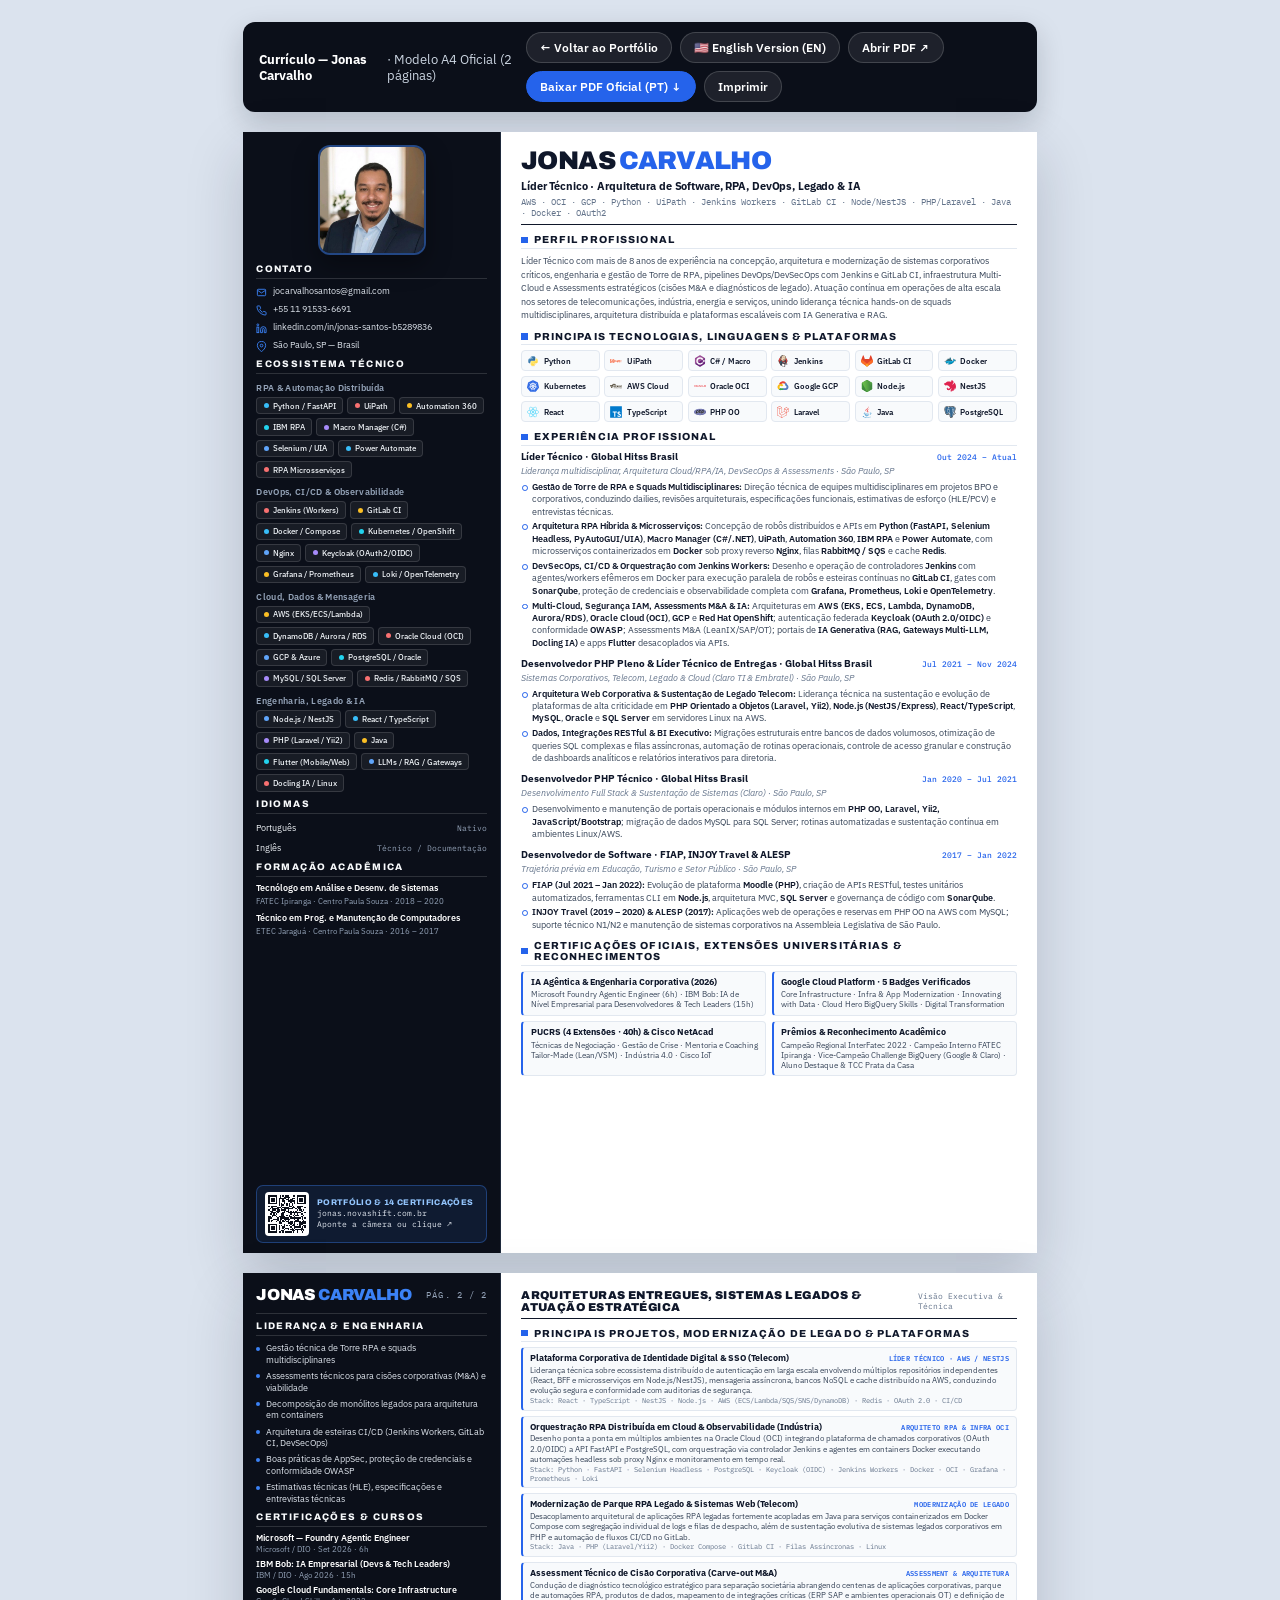
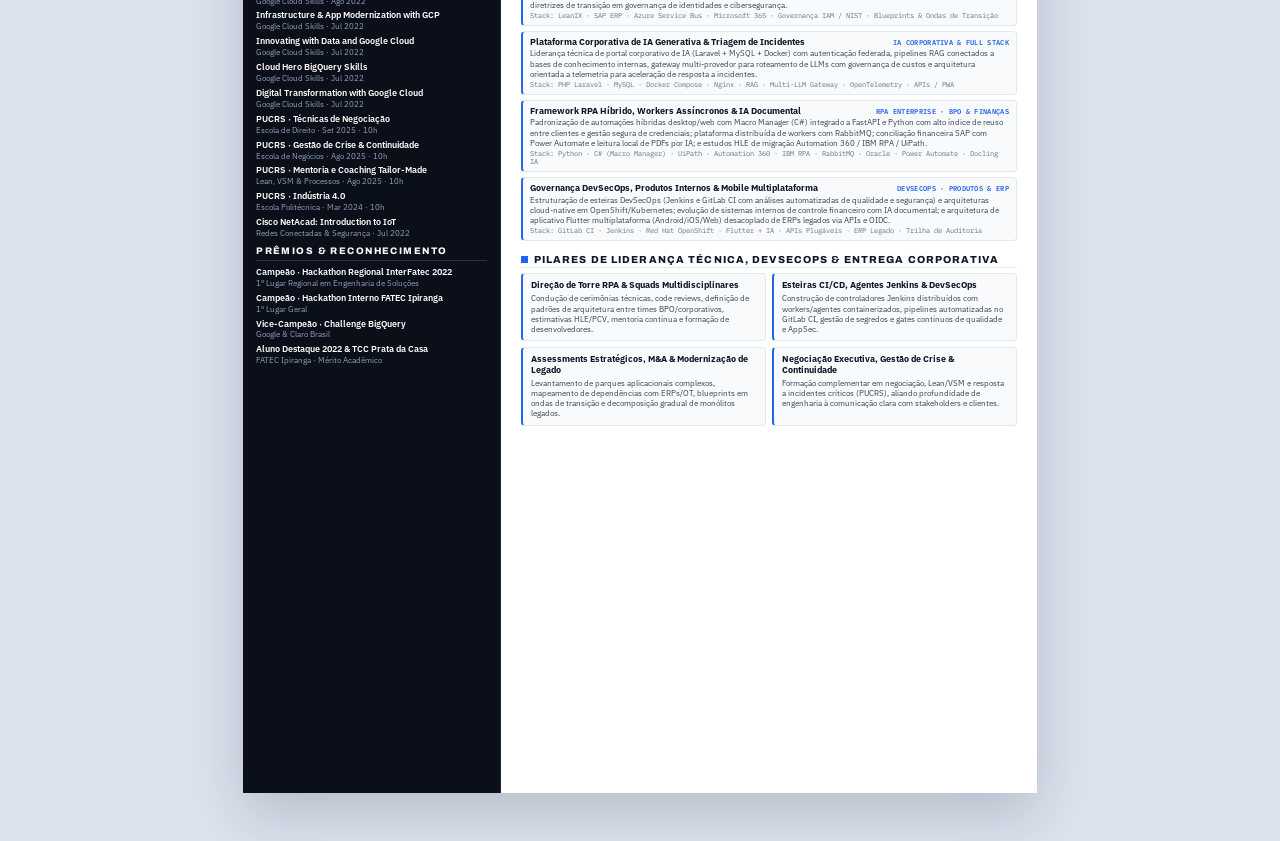
<file: curriculo.html>
<!DOCTYPE html>
<html lang="pt-BR" dir="ltr" prefix="og: https://ogp.me/ns#">
<head>
  <meta charset="utf-8" />
  <meta name="viewport" content="width=device-width, initial-scale=1, viewport-fit=cover" />
  <title>Currículo Executivo — Líder Técnico Cloud, RPA &amp; IA | Jonas Carvalho</title>
  <meta name="description" content="Currículo executivo (2 páginas A4 + PDF Oficial) de Jonas Carvalho — Líder Técnico em São Paulo: Arquitetura Cloud, Torre RPA, DevSecOps, Legado e IA." />
  <meta name="robots" content="index, follow, max-snippet:-1, max-image-preview:large, max-video-preview:-1" />
  <meta name="googlebot" content="index, follow, max-snippet:-1, max-image-preview:large, max-video-preview:-1" />
  <meta name="bingbot" content="index, follow, max-snippet:-1, max-image-preview:large, max-video-preview:-1" />
  <meta name="author" content="Jonas Carvalho (Jonas Silva Carvalho dos Santos)" />
  <meta name="theme-color" content="#0b0f19" />

  <!-- Open Graph (WhatsApp, LinkedIn, Telegram) -->
  <meta property="og:type" content="profile" />
  <meta property="og:site_name" content="Jonas Carvalho — Líder Técnico &amp; Arquiteto de Software" />
  <meta property="og:locale" content="pt_BR" />
  <meta property="og:title" content="Currículo Executivo — Jonas Carvalho (Líder Técnico · Cloud, RPA &amp; IA)" />
  <meta property="og:description" content="Visualize online em formato A4 ou baixe o PDF oficial do currículo técnico de Jonas Carvalho (+8 anos em Engenharia, Cloud, RPA, DevOps e IA)." />
  <meta property="og:url" content="https://jonas.novashift.com.br/curriculo.html" />
  <meta property="og:image" content="https://jonas.novashift.com.br/og-curriculo.jpg" />
  <meta property="og:image:secure_url" content="https://jonas.novashift.com.br/og-curriculo.jpg" />
  <meta property="og:image:type" content="image/jpeg" />
  <meta property="og:image:width" content="1200" />
  <meta property="og:image:height" content="630" />
  <meta property="og:image:alt" content="Currículo Executivo de Jonas Carvalho — Líder Técnico em Cloud, RPA, DevOps e IA" />
  <meta property="og:image" content="https://jonas.novashift.com.br/og-square.jpg" />
  <meta property="og:image:width" content="400" />
  <meta property="og:image:height" content="400" />

  <!-- Twitter Cards -->
  <meta name="twitter:card" content="summary_large_image" />
  <meta name="twitter:title" content="Currículo Executivo — Jonas Carvalho (Líder Técnico)" />
  <meta name="twitter:description" content="Trajetória completa em Liderança Técnica, Torre RPA, DevSecOps, Multi-Cloud e IA Corporativa." />
  <meta name="twitter:image" content="https://jonas.novashift.com.br/og-curriculo.jpg" />
  <meta name="twitter:label1" content="Formato" />
  <meta name="twitter:data1" content="2 Páginas A4 + PDF Oficial" />
  <meta name="twitter:label2" content="Localização" />
  <meta name="twitter:data2" content="São Paulo, SP — Brasil" />

  <link rel="canonical" href="https://jonas.novashift.com.br/curriculo.html" />
  <link rel="alternate" hreflang="pt-BR" href="https://jonas.novashift.com.br/curriculo.html" />
  <link rel="alternate" hreflang="x-default" href="https://jonas.novashift.com.br/curriculo.html" />
  <link rel="manifest" href="/manifest.webmanifest" />
  <link rel="icon" href="/favicon.ico" sizes="48x48" />
  <link rel="icon" type="image/svg+xml" href="/icon.svg" />
  <link rel="apple-touch-icon" sizes="180x180" href="/apple-touch-icon.png" />

  <link rel="preconnect" href="https://fonts.googleapis.com" />
  <link rel="preconnect" href="https://fonts.gstatic.com" crossorigin />
  <link
    href="https://fonts.googleapis.com/css2?family=Archivo:wght@700;800;900&family=IBM+Plex+Mono:wght@400;500;600&family=IBM+Plex+Sans:ital,wght@0,400;0,500;0,600;0,700;1,400&display=swap"
    rel="stylesheet"
  />
  <script type="application/ld+json">
  {
    "@context": "https://schema.org",
    "@graph": [
      {
        "@type": "ProfilePage",
        "@id": "https://jonas.novashift.com.br/curriculo.html#webpage",
        "url": "https://jonas.novashift.com.br/curriculo.html",
        "name": "Currículo Executivo — Líder Técnico Cloud, RPA & IA | Jonas Carvalho",
        "inLanguage": "pt-BR",
        "isPartOf": { "@id": "https://jonas.novashift.com.br/#website" },
        "mainEntity": { "@id": "https://jonas.novashift.com.br/#person" },
        "breadcrumb": {
          "@type": "BreadcrumbList",
          "itemListElement": [
            { "@type": "ListItem", "position": 1, "name": "Portfólio", "item": "https://jonas.novashift.com.br/" },
            { "@type": "ListItem", "position": 2, "name": "Currículo Executivo", "item": "https://jonas.novashift.com.br/curriculo.html" }
          ]
        }
      }
    ]
  }
  </script>
  <style>
    :root {
      --sidebar-bg: #0b0f19;
      --sidebar-card: rgba(255, 255, 255, 0.055);
      --sidebar-border: rgba(255, 255, 255, 0.13);
      --accent: #2563eb;
      --accent-light: #3b82f6;
      --text-main: #0f172a;
      --text-body: #334155;
      --text-muted: #64748b;
      --sidebar-muted: #94a3b8;
      --rule: #e2e8f0;
    }

    * {
      box-sizing: border-box;
      margin: 0;
      padding: 0;
    }

    @page {
      size: A4;
      margin: 0;
    }

    body {
      font-family: "IBM Plex Sans", -apple-system, BlinkMacSystemFont, sans-serif;
      background: #dbe3ee;
      color: var(--text-main);
      -webkit-print-color-adjust: exact;
      print-color-adjust: exact;
      display: flex;
      flex-direction: column;
      align-items: center;
      padding: 22px 14px 48px;
      gap: 20px;
    }

    .cv-toolbar {
      width: 210mm;
      max-width: 100%;
      display: flex;
      justify-content: space-between;
      align-items: center;
      gap: 12px;
      background: #0b0f19;
      color: #ffffff;
      padding: 10px 16px;
      border-radius: 12px;
      box-shadow: 0 10px 28px rgba(11, 15, 25, 0.18);
    }

    .cv-toolbar-left {
      display: flex;
      align-items: center;
      gap: 10px;
      font-size: 12.5px;
      color: #cbd5e1;
    }

    .cv-toolbar-left strong {
      color: #ffffff;
    }

    .cv-toolbar-actions {
      display: flex;
      gap: 8px;
      flex-wrap: wrap;
    }

    .btn-tool {
      display: inline-flex;
      align-items: center;
      gap: 6px;
      padding: 7px 13px;
      border-radius: 999px;
      font-size: 12px;
      font-weight: 600;
      text-decoration: none;
      cursor: pointer;
      border: 1px solid rgba(255, 255, 255, 0.16);
      background: rgba(255, 255, 255, 0.08);
      color: #ffffff;
      font-family: inherit;
      transition: background 0.18s ease;
    }

    .btn-tool:hover {
      background: rgba(255, 255, 255, 0.16);
    }

    .btn-tool.primary {
      background: var(--accent);
      border-color: var(--accent);
    }

    .btn-tool.primary:hover {
      background: #1d4ed8;
    }

    .a4-page {
      width: 210mm;
      height: 296.5mm;
      max-height: 296.5mm;
      background: #ffffff;
      display: grid;
      grid-template-columns: 32.5% 67.5%;
      box-shadow: 0 22px 54px rgba(15, 23, 42, 0.18);
      overflow: hidden;
      page-break-after: always;
      break-after: page;
    }

    .a4-page:last-of-type {
      page-break-after: auto;
      break-after: auto;
    }

    /* SIDEBAR */
    .sidebar {
      background: var(--sidebar-bg);
      color: #f8fafc;
      padding: 13px 13px 10px;
      display: flex;
      flex-direction: column;
      gap: 7.5px;
      border-right: 1px solid #1e293b;
    }

    .photo-box {
      width: 108px;
      height: 110px;
      margin: 0 auto 1px;
      border-radius: 12px;
      overflow: hidden;
      border: 2px solid rgba(59, 130, 246, 0.45);
      background: #111827;
      box-shadow: 0 10px 24px rgba(0, 0, 0, 0.35);
    }

    .qr-verify-box {
      margin-top: auto;
      display: flex;
      align-items: center;
      gap: 8px;
      padding: 6px 8px;
      border-radius: 7px;
      background: rgba(59, 130, 246, 0.11);
      border: 1px solid rgba(59, 130, 246, 0.36);
      text-decoration: none;
      color: #f8fafc;
    }

    .qr-verify-box img {
      width: 44px;
      height: 44px;
      border-radius: 4px;
      background: #ffffff;
      padding: 2px;
      flex-shrink: 0;
      display: block;
    }

    .qr-verify-text {
      display: flex;
      flex-direction: column;
      gap: 1.5px;
    }

    .qr-verify-text strong {
      font-family: "Archivo", sans-serif;
      font-size: 8.2px;
      font-weight: 800;
      color: #93c5fd;
      text-transform: uppercase;
      letter-spacing: 0.04em;
    }

    .qr-verify-text span {
      font-family: "IBM Plex Mono", monospace;
      font-size: 7.5px;
      color: #e2e8f0;
      line-height: 1.25;
    }

    .photo-box img {
      width: 100%;
      height: 100%;
      object-fit: cover;
      object-position: center top;
      display: block;
    }

    .page-badge-side {
      display: flex;
      align-items: center;
      justify-content: space-between;
      padding-bottom: 10px;
      border-bottom: 1px solid rgba(255, 255, 255, 0.14);
    }

    .page-badge-side .monogram {
      font-family: "Archivo", sans-serif;
      font-weight: 900;
      font-size: 16px;
      letter-spacing: -0.02em;
      color: #ffffff;
    }

    .page-badge-side .monogram span {
      color: var(--accent-light);
    }

    .page-badge-side .pg-num {
      font-family: "IBM Plex Mono", monospace;
      font-size: 9px;
      color: var(--sidebar-muted);
      letter-spacing: 0.12em;
      text-transform: uppercase;
    }

    .sb-section {
      display: flex;
      flex-direction: column;
      gap: 6px;
    }

    .sb-title {
      font-family: "Archivo", sans-serif;
      font-size: 9.5px;
      font-weight: 800;
      letter-spacing: 0.15em;
      text-transform: uppercase;
      color: #f8fafc;
      padding-bottom: 4px;
      border-bottom: 1px solid rgba(255, 255, 255, 0.14);
    }

    .contact-list {
      list-style: none;
      display: flex;
      flex-direction: column;
      gap: 5px;
      font-size: 9.2px;
      line-height: 1.32;
      color: #e2e8f0;
    }

    .contact-list li {
      display: flex;
      align-items: flex-start;
      gap: 6px;
      word-break: break-word;
    }

    .contact-list svg {
      width: 11px;
      height: 11px;
      flex: 0 0 11px;
      margin-top: 2px;
      color: var(--accent-light);
    }

    .contact-list a {
      color: #e2e8f0;
      text-decoration: none;
    }

    .skill-group {
      display: flex;
      flex-direction: column;
      gap: 4px;
      margin-top: 2px;
    }

    .skill-label {
      font-size: 8.6px;
      font-weight: 600;
      color: var(--sidebar-muted);
      letter-spacing: 0.04em;
    }

    .pill-row {
      display: flex;
      flex-wrap: wrap;
      gap: 4px;
    }

    .pill {
      display: inline-flex;
      align-items: center;
      gap: 4px;
      padding: 2.5px 6.5px;
      border-radius: 4px;
      background: var(--sidebar-card);
      border: 1px solid var(--sidebar-border);
      font-size: 8.3px;
      font-weight: 500;
      color: #f1f5f9;
      line-height: 1.25;
    }

    .pill .dot {
      width: 5px;
      height: 5px;
      border-radius: 50%;
      flex-shrink: 0;
    }

    .dot-blue { background: #38bdf8; }
    .dot-red { background: #f87171; }
    .dot-amber { background: #fbbf24; }
    .dot-green { background: #60a5fa; }
    .dot-purple { background: #a78bfa; }
    .dot-cyan { background: #22d3ee; }

    .sb-list {
      list-style: none;
      display: flex;
      flex-direction: column;
      gap: 6px;
    }

    .sb-item {
      display: flex;
      flex-direction: column;
      gap: 1.5px;
    }

    .sb-item strong {
      font-size: 9.2px;
      font-weight: 600;
      color: #ffffff;
      line-height: 1.28;
    }

    .sb-item span {
      font-size: 8.3px;
      color: var(--sidebar-muted);
      line-height: 1.3;
    }

    .sb-bullets {
      list-style: none;
      display: flex;
      flex-direction: column;
      gap: 4.5px;
    }

    .sb-bullets li {
      position: relative;
      padding-left: 10px;
      font-size: 8.7px;
      line-height: 1.34;
      color: #e2e8f0;
    }

    .sb-bullets li::before {
      content: "";
      position: absolute;
      left: 0;
      top: 4.5px;
      width: 4px;
      height: 4px;
      border-radius: 50%;
      background: var(--accent-light);
    }

    .lang-row {
      display: flex;
      justify-content: space-between;
      align-items: center;
      font-size: 9.2px;
      color: #f1f5f9;
      padding-top: 2px;
    }

    .lang-row span:last-child {
      font-family: "IBM Plex Mono", monospace;
      font-size: 8.2px;
      color: var(--sidebar-muted);
    }

    /* MAIN CONTENT */
    .main {
      padding: 16px 20px 14px;
      display: flex;
      flex-direction: column;
      gap: 9px;
    }

    .main-header {
      padding-bottom: 6px;
      border-bottom: 1.5px solid var(--text-main);
    }

    .name {
      font-family: "Archivo", sans-serif;
      font-size: 25.5px;
      font-weight: 900;
      letter-spacing: -0.025em;
      line-height: 1;
      text-transform: uppercase;
      color: var(--text-main);
    }

    .name .accent {
      color: var(--accent);
    }

    .subtitle {
      margin-top: 4px;
      font-size: 11.4px;
      font-weight: 700;
      color: var(--text-main);
      letter-spacing: -0.01em;
    }

    .tagline {
      margin-top: 3px;
      font-family: "IBM Plex Mono", monospace;
      font-size: 8.5px;
      color: var(--text-muted);
      line-height: 1.35;
    }

    .page-kicker {
      display: flex;
      justify-content: space-between;
      align-items: baseline;
      padding-bottom: 5px;
      border-bottom: 1.5px solid var(--text-main);
    }

    .page-kicker strong {
      font-family: "Archivo", sans-serif;
      font-size: 11.4px;
      font-weight: 900;
      letter-spacing: 0.04em;
      text-transform: uppercase;
      color: var(--text-main);
    }

    .page-kicker span {
      font-family: "IBM Plex Mono", monospace;
      font-size: 8.2px;
      color: var(--text-muted);
    }

    .section {
      display: flex;
      flex-direction: column;
      gap: 5px;
    }

    .sec-head {
      display: flex;
      align-items: center;
      gap: 6px;
      padding-bottom: 2.5px;
      border-bottom: 1px solid var(--rule);
    }

    .sec-square {
      width: 6.5px;
      height: 6.5px;
      background: var(--accent);
      display: inline-block;
      flex-shrink: 0;
    }

    .sec-head h2 {
      font-family: "Archivo", sans-serif;
      font-size: 10.2px;
      font-weight: 800;
      letter-spacing: 0.11em;
      text-transform: uppercase;
      color: var(--text-main);
    }

    .summary-text {
      font-size: 9.45px;
      line-height: 1.44;
      color: var(--text-body);
    }

    .entry {
      display: flex;
      flex-direction: column;
      gap: 2.5px;
    }

    .entry + .entry {
      margin-top: 4px;
    }

    .entry-top {
      display: flex;
      justify-content: space-between;
      align-items: baseline;
      gap: 8px;
    }

    .entry-role {
      font-size: 10.1px;
      font-weight: 700;
      color: var(--text-main);
      line-height: 1.24;
    }

    .entry-date {
      font-family: "IBM Plex Mono", monospace;
      font-size: 8.4px;
      font-weight: 500;
      color: var(--accent);
      white-space: nowrap;
      flex-shrink: 0;
    }

    .entry-sub {
      font-size: 8.8px;
      font-style: italic;
      color: var(--text-muted);
      line-height: 1.24;
    }

    .bullets {
      list-style: none;
      display: flex;
      flex-direction: column;
      gap: 2.5px;
      margin-top: 1.5px;
    }

    .bullets li {
      position: relative;
      padding-left: 11px;
      font-size: 8.95px;
      line-height: 1.38;
      color: var(--text-body);
    }

    .bullets li::before {
      content: "";
      position: absolute;
      left: 1px;
      top: 4px;
      width: 3.8px;
      height: 3.8px;
      border: 1px solid var(--accent);
      border-radius: 50%;
      background: #ffffff;
    }

    .bullets li strong {
      color: var(--text-main);
      font-weight: 600;
    }

    .project-card {
      padding: 4px 7px;
      border: 1px solid #e2e8f0;
      border-left: 2.5px solid var(--accent);
      border-radius: 4px;
      background: #f8fafc;
      display: flex;
      flex-direction: column;
      gap: 1.5px;
    }

    .project-head {
      display: flex;
      justify-content: space-between;
      align-items: baseline;
      gap: 8px;
    }

    .project-title {
      font-size: 9px;
      font-weight: 700;
      color: var(--text-main);
    }

    .project-tag {
      font-family: "IBM Plex Mono", monospace;
      font-size: 7.35px;
      font-weight: 600;
      color: var(--accent);
      text-transform: uppercase;
      letter-spacing: 0.04em;
      white-space: nowrap;
    }

    .project-desc {
      font-size: 8.1px;
      line-height: 1.28;
      color: var(--text-body);
    }

    .project-stack {
      font-family: "IBM Plex Mono", monospace;
      font-size: 7.25px;
      color: var(--text-muted);
      line-height: 1.2;
    }

    .creds-mini-grid {
      display: grid;
      grid-template-columns: repeat(2, minmax(0, 1fr));
      gap: 5.5px;
    }

    .creds-mini-card {
      padding: 5px 7.5px;
      border: 1px solid #e2e8f0;
      border-left: 2.5px solid var(--accent);
      border-radius: 4px;
      background: #f8fafc;
      display: flex;
      flex-direction: column;
      gap: 2px;
    }

    .creds-mini-card strong {
      font-size: 8.6px;
      font-weight: 700;
      color: var(--text-main);
      line-height: 1.22;
    }

    .creds-mini-card span {
      font-size: 8px;
      color: var(--text-body);
      line-height: 1.28;
    }

    .cv-logo-grid {
      display: grid;
      grid-template-columns: repeat(6, minmax(0, 1fr));
      gap: 4.5px;
    }

    .cv-logo-pill {
      display: flex;
      align-items: center;
      gap: 4.5px;
      padding: 3.5px 5px;
      border: 1px solid #e2e8f0;
      border-radius: 4px;
      background: #f8fafc;
      font-size: 7.7px;
      font-weight: 600;
      color: var(--text-main);
      white-space: nowrap;
      overflow: hidden;
    }

    .cv-logo-pill img {
      width: 12px;
      height: 12px;
      object-fit: contain;
      flex-shrink: 0;
    }

    .cv-logo-pill img.invert-on-light {
      filter: brightness(0.15);
    }

    .sb-list-dense {
      gap: 4.5px;
    }

    .sb-list-dense .sb-item strong {
      font-size: 8.65px;
      line-height: 1.2;
    }

    .sb-list-dense .sb-item span {
      font-size: 7.75px;
      line-height: 1.22;
    }

    @media print {
      html,
      body {
        display: block !important;
        width: 210mm !important;
        background: #ffffff !important;
        margin: 0 !important;
        padding: 0 !important;
        -webkit-print-color-adjust: exact !important;
        print-color-adjust: exact !important;
      }

      .cv-toolbar {
        display: none !important;
      }

      .a4-page {
        box-shadow: none !important;
        width: 210mm !important;
        height: 297mm !important;
        max-height: 297mm !important;
        grid-template-columns: 32.5% 67.5% !important;
        overflow: hidden !important;
        margin: 0 !important;
      }

      .a4-page:nth-of-type(2) .main {
        padding: 15px 19px 13px;
        gap: 9px;
      }

      .a4-page:nth-of-type(2) .sec-head h2 {
        font-size: 9.6px;
      }

      .a4-page:nth-of-type(2) .project-card {
        padding: 6px 8.5px;
        gap: 2.5px;
      }
    }

    @media screen and (max-width: 820px) {
      .a4-page {
        width: 100%;
        height: auto;
        max-height: none;
        grid-template-columns: 1fr;
      }

      .cv-toolbar {
        flex-direction: column;
        align-items: flex-start;
      }

      .btn-print-desktop {
        display: none;
      }
    }
  </style>
</head>
<body>

  <div class="cv-toolbar">
    <div class="cv-toolbar-left">
      <strong>Currículo — Jonas Carvalho</strong>
      <span>· Modelo A4 Oficial (2 páginas)</span>
    </div>
    <div class="cv-toolbar-actions">
      <a href="index.html" class="btn-tool">← Voltar ao Portfólio</a>
      <a href="curriculo-en.html" class="btn-tool">🇺🇸 English Version (EN)</a>
      <a href="Jonas-Carvalho-CV.pdf" target="_blank" rel="noopener" class="btn-tool">Abrir PDF ↗</a>
      <a href="Jonas-Carvalho-CV.pdf" download="Jonas-Carvalho-CV.pdf" class="btn-tool primary">Baixar PDF Oficial (PT) ↓</a>
      <button type="button" class="btn-tool btn-print-desktop" onclick="window.print()">Imprimir</button>
    </div>
  </div>

  <!-- ================= PÁGINA 1 ================= -->
  <main class="a4-page">
    <aside class="sidebar">
      <div class="photo-box">
        <img src="assets/jonas-photo.jpg" alt="Jonas Carvalho" />
      </div>

      <section class="sb-section">
        <h3 class="sb-title">Contato</h3>
        <ul class="contact-list">
          <li>
            <svg viewBox="0 0 24 24" fill="none" stroke="currentColor" stroke-width="2"><rect x="3" y="5" width="18" height="14" rx="2"/><polyline points="3 7 12 13 21 7"/></svg>
            <a href="mailto:jocarvalhosantos@gmail.com">jocarvalhosantos@gmail.com</a>
          </li>
          <li>
            <svg viewBox="0 0 24 24" fill="none" stroke="currentColor" stroke-width="2"><path d="M22 16.92v3a2 2 0 0 1-2.18 2 19.86 19.86 0 0 1-8.63-3.07 19.5 19.5 0 0 1-6-6A19.86 19.86 0 0 1 2.12 4.18 2 2 0 0 1 4.11 2h3a2 2 0 0 1 2 1.72c.12.96.36 1.9.7 2.81a2 2 0 0 1-.45 2.11L8.09 9.91a16 16 0 0 0 6 6l1.27-1.27a2 2 0 0 1 2.11-.45c.91.34 1.85.58 2.81.7A2 2 0 0 1 22 16.92z"/></svg>
            <span>+55 11 91533-6691</span>
          </li>
          <li>
            <svg viewBox="0 0 24 24" fill="none" stroke="currentColor" stroke-width="2"><path d="M16 8a6 6 0 0 1 6 6v7h-4v-7a2 2 0 0 0-2-2 2 2 0 0 0-2 2v7h-4v-7a6 6 0 0 1 6-6z"/><rect x="2" y="9" width="4" height="12"/><circle cx="4" cy="4" r="2"/></svg>
            <a href="https://www.linkedin.com/in/jonas-santos-b5289836/" target="_blank" rel="noopener">linkedin.com/in/jonas-santos-b5289836</a>
          </li>
          <li>
            <svg viewBox="0 0 24 24" fill="none" stroke="currentColor" stroke-width="2"><path d="M21 10c0 7-9 13-9 13s-9-6-9-13a9 9 0 0 1 18 0z"/><circle cx="12" cy="10" r="3"/></svg>
            <span>São Paulo, SP — Brasil</span>
          </li>
        </ul>
      </section>

      <section class="sb-section">
        <h3 class="sb-title">Ecossistema Técnico</h3>

        <div class="skill-group">
          <span class="skill-label">RPA &amp; Automação Distribuída</span>
          <div class="pill-row">
            <span class="pill"><i class="dot dot-blue"></i>Python / FastAPI</span>
            <span class="pill"><i class="dot dot-red"></i>UiPath</span>
            <span class="pill"><i class="dot dot-amber"></i>Automation 360</span>
            <span class="pill"><i class="dot dot-cyan"></i>IBM RPA</span>
            <span class="pill"><i class="dot dot-purple"></i>Macro Manager (C#)</span>
            <span class="pill"><i class="dot dot-green"></i>Selenium / UIA</span>
            <span class="pill"><i class="dot dot-blue"></i>Power Automate</span>
            <span class="pill"><i class="dot dot-red"></i>RPA Microsserviços</span>
          </div>
        </div>

        <div class="skill-group">
          <span class="skill-label">DevOps, CI/CD &amp; Observabilidade</span>
          <div class="pill-row">
            <span class="pill"><i class="dot dot-red"></i>Jenkins (Workers)</span>
            <span class="pill"><i class="dot dot-amber"></i>GitLab CI</span>
            <span class="pill"><i class="dot dot-blue"></i>Docker / Compose</span>
            <span class="pill"><i class="dot dot-cyan"></i>Kubernetes / OpenShift</span>
            <span class="pill"><i class="dot dot-green"></i>Nginx</span>
            <span class="pill"><i class="dot dot-purple"></i>Keycloak (OAuth2/OIDC)</span>
            <span class="pill"><i class="dot dot-amber"></i>Grafana / Prometheus</span>
            <span class="pill"><i class="dot dot-blue"></i>Loki / OpenTelemetry</span>
          </div>
        </div>

        <div class="skill-group">
          <span class="skill-label">Cloud, Dados &amp; Mensageria</span>
          <div class="pill-row">
            <span class="pill"><i class="dot dot-amber"></i>AWS (EKS/ECS/Lambda)</span>
            <span class="pill"><i class="dot dot-blue"></i>DynamoDB / Aurora / RDS</span>
            <span class="pill"><i class="dot dot-red"></i>Oracle Cloud (OCI)</span>
            <span class="pill"><i class="dot dot-green"></i>GCP &amp; Azure</span>
            <span class="pill"><i class="dot dot-cyan"></i>PostgreSQL / Oracle</span>
            <span class="pill"><i class="dot dot-purple"></i>MySQL / SQL Server</span>
            <span class="pill"><i class="dot dot-red"></i>Redis / RabbitMQ / SQS</span>
          </div>
        </div>

        <div class="skill-group">
          <span class="skill-label">Engenharia, Legado &amp; IA</span>
          <div class="pill-row">
            <span class="pill"><i class="dot dot-green"></i>Node.js / NestJS</span>
            <span class="pill"><i class="dot dot-blue"></i>React / TypeScript</span>
            <span class="pill"><i class="dot dot-purple"></i>PHP (Laravel / Yii2)</span>
            <span class="pill"><i class="dot dot-amber"></i>Java</span>
            <span class="pill"><i class="dot dot-cyan"></i>Flutter (Mobile/Web)</span>
            <span class="pill"><i class="dot dot-green"></i>LLMs / RAG / Gateways</span>
            <span class="pill"><i class="dot dot-red"></i>Docling IA / Linux</span>
          </div>
        </div>
      </section>

      <section class="sb-section">
        <h3 class="sb-title">Idiomas</h3>
        <div class="lang-row">
          <span>Português</span>
          <span>Nativo</span>
        </div>
        <div class="lang-row">
          <span>Inglês</span>
          <span>Técnico / Documentação</span>
        </div>
      </section>

      <section class="sb-section">
        <h3 class="sb-title">Formação Acadêmica</h3>
        <ul class="sb-list">
          <li class="sb-item">
            <strong>Tecnólogo em Análise e Desenv. de Sistemas</strong>
            <span>FATEC Ipiranga · Centro Paula Souza · 2018 – 2020</span>
          </li>
          <li class="sb-item">
            <strong>Técnico em Prog. e Manutenção de Computadores</strong>
            <span>ETEC Jaraguá · Centro Paula Souza · 2016 – 2017</span>
          </li>
        </ul>
      </section>

      <a href="https://jonas.novashift.com.br" target="_blank" rel="noopener" class="qr-verify-box">
        <img src="assets/qr-portfolio.svg" alt="QR Code Portfólio Jonas Carvalho" />
        <div class="qr-verify-text">
          <strong>Portfólio &amp; 14 Certificações</strong>
          <span>jonas.novashift.com.br</span>
          <span>Aponte a câmera ou clique ↗</span>
        </div>
      </a>
    </aside>

    <div class="main">
      <header class="main-header">
        <h1 class="name">JONAS <span class="accent">CARVALHO</span></h1>
        <p class="subtitle">Líder Técnico · Arquitetura de Software, RPA, DevOps, Legado &amp; IA</p>
        <p class="tagline">AWS · OCI · GCP · Python · UiPath · Jenkins Workers · GitLab CI · Node/NestJS · PHP/Laravel · Java · Docker · OAuth2</p>
      </header>

      <section class="section">
        <div class="sec-head">
          <span class="sec-square"></span>
          <h2>Perfil Profissional</h2>
        </div>
        <p class="summary-text">
          Líder Técnico com mais de 8 anos de experiência na concepção, arquitetura e modernização de sistemas corporativos críticos, engenharia e gestão de Torre de RPA, pipelines DevOps/DevSecOps com Jenkins e GitLab CI, infraestrutura Multi-Cloud e Assessments estratégicos (cisões M&amp;A e diagnósticos de legado). Atuação contínua em operações de alta escala nos setores de telecomunicações, indústria, energia e serviços, unindo liderança técnica hands-on de squads multidisciplinares, arquitetura distribuída e plataformas escaláveis com IA Generativa e RAG.
        </p>
      </section>

      <section class="section">
        <div class="sec-head">
          <span class="sec-square"></span>
          <h2>Principais Tecnologias, Linguagens &amp; Plataformas</h2>
        </div>
        <div class="cv-logo-grid">
          <span class="cv-logo-pill"><img src="assets/logos/python.svg" alt="Python" />Python</span>
          <span class="cv-logo-pill"><img src="assets/logos/uipath.svg" alt="UiPath" />UiPath</span>
          <span class="cv-logo-pill"><img src="assets/logos/csharp.svg" alt="C#" />C# / Macro</span>
          <span class="cv-logo-pill"><img src="assets/logos/jenkins.svg" alt="Jenkins" />Jenkins</span>
          <span class="cv-logo-pill"><img src="assets/logos/gitlab.svg" alt="GitLab" />GitLab CI</span>
          <span class="cv-logo-pill"><img src="assets/logos/docker.svg" alt="Docker" />Docker</span>
          <span class="cv-logo-pill"><img src="assets/logos/kubernetes.svg" alt="Kubernetes" />Kubernetes</span>
          <span class="cv-logo-pill"><img class="invert-on-light" src="assets/logos/aws.svg" alt="AWS" />AWS Cloud</span>
          <span class="cv-logo-pill"><img src="assets/logos/oracle.svg" alt="OCI" />Oracle OCI</span>
          <span class="cv-logo-pill"><img src="assets/logos/googlecloud.svg" alt="GCP" />Google GCP</span>
          <span class="cv-logo-pill"><img src="assets/logos/nodejs.svg" alt="Node.js" />Node.js</span>
          <span class="cv-logo-pill"><img src="assets/logos/nestjs.svg" alt="NestJS" />NestJS</span>
          <span class="cv-logo-pill"><img src="assets/logos/react.svg" alt="React" />React</span>
          <span class="cv-logo-pill"><img src="assets/logos/typescript.svg" alt="TypeScript" />TypeScript</span>
          <span class="cv-logo-pill"><img src="assets/logos/php.svg" alt="PHP" />PHP OO</span>
          <span class="cv-logo-pill"><img src="assets/logos/laravel.svg" alt="Laravel" />Laravel</span>
          <span class="cv-logo-pill"><img src="assets/logos/java.svg" alt="Java" />Java</span>
          <span class="cv-logo-pill"><img src="assets/logos/postgresql.svg" alt="PostgreSQL" />PostgreSQL</span>
        </div>
      </section>

      <section class="section">
        <div class="sec-head">
          <span class="sec-square"></span>
          <h2>Experiência Profissional</h2>
        </div>

        <article class="entry">
          <div class="entry-top">
            <h3 class="entry-role">Líder Técnico · Global Hitss Brasil</h3>
            <span class="entry-date">Out 2024 – Atual</span>
          </div>
          <p class="entry-sub">Liderança multidisciplinar, Arquitetura Cloud/RPA/IA, DevSecOps &amp; Assessments · São Paulo, SP</p>
          <ul class="bullets">
            <li><strong>Gestão de Torre de RPA e Squads Multidisciplinares:</strong> Direção técnica de equipes multidisciplinares em projetos BPO e corporativos, conduzindo dailies, revisões arquiteturais, especificações funcionais, estimativas de esforço (HLE/PCV) e entrevistas técnicas.</li>
            <li><strong>Arquitetura RPA Híbrida &amp; Microsserviços:</strong> Concepção de robôs distribuídos e APIs em <strong>Python (FastAPI, Selenium Headless, PyAutoGUI/UIA)</strong>, <strong>Macro Manager (C#/.NET)</strong>, <strong>UiPath</strong>, <strong>Automation 360</strong>, <strong>IBM RPA</strong> e <strong>Power Automate</strong>, com microsserviços containerizados em <strong>Docker</strong> sob proxy reverso <strong>Nginx</strong>, filas <strong>RabbitMQ / SQS</strong> e cache <strong>Redis</strong>.</li>
            <li><strong>DevSecOps, CI/CD &amp; Orquestração com Jenkins Workers:</strong> Desenho e operação de controladores <strong>Jenkins</strong> com agentes/workers efêmeros em Docker para execução paralela de robôs e esteiras contínuas no <strong>GitLab CI</strong>, gates com <strong>SonarQube</strong>, proteção de credenciais e observabilidade completa com <strong>Grafana, Prometheus, Loki e OpenTelemetry</strong>.</li>
            <li><strong>Multi-Cloud, Segurança IAM, Assessments M&amp;A &amp; IA:</strong> Arquiteturas em <strong>AWS (EKS, ECS, Lambda, DynamoDB, Aurora/RDS)</strong>, <strong>Oracle Cloud (OCI)</strong>, <strong>GCP</strong> e <strong>Red Hat OpenShift</strong>; autenticação federada <strong>Keycloak (OAuth 2.0/OIDC)</strong> e conformidade <strong>OWASP</strong>; Assessments M&amp;A (LeanIX/SAP/OT); portais de <strong>IA Generativa (RAG, Gateways Multi-LLM, Docling IA)</strong> e apps <strong>Flutter</strong> desacoplados via APIs.</li>
          </ul>
        </article>

        <article class="entry">
          <div class="entry-top">
            <h3 class="entry-role">Desenvolvedor PHP Pleno &amp; Líder Técnico de Entregas · Global Hitss Brasil</h3>
            <span class="entry-date">Jul 2021 – Nov 2024</span>
          </div>
          <p class="entry-sub">Sistemas Corporativos, Telecom, Legado &amp; Cloud (Claro TI &amp; Embratel) · São Paulo, SP</p>
          <ul class="bullets">
            <li><strong>Arquitetura Web Corporativa &amp; Sustentação de Legado Telecom:</strong> Liderança técnica na sustentação e evolução de plataformas de alta criticidade em <strong>PHP Orientado a Objetos (Laravel, Yii2)</strong>, <strong>Node.js (NestJS/Express)</strong>, <strong>React/TypeScript</strong>, <strong>MySQL</strong>, <strong>Oracle</strong> e <strong>SQL Server</strong> em servidores Linux na AWS.</li>
            <li><strong>Dados, Integrações RESTful &amp; BI Executivo:</strong> Migrações estruturais entre bancos de dados volumosos, otimização de queries SQL complexas e filas assíncronas, automação de rotinas operacionais, controle de acesso granular e construção de dashboards analíticos e relatórios interativos para diretoria.</li>
          </ul>
        </article>

        <article class="entry">
          <div class="entry-top">
            <h3 class="entry-role">Desenvolvedor PHP Técnico · Global Hitss Brasil</h3>
            <span class="entry-date">Jan 2020 – Jul 2021</span>
          </div>
          <p class="entry-sub">Desenvolvimento Full Stack &amp; Sustentação de Sistemas (Claro) · São Paulo, SP</p>
          <ul class="bullets">
            <li>Desenvolvimento e manutenção de portais operacionais e módulos internos em <strong>PHP OO, Laravel, Yii2, JavaScript/Bootstrap</strong>; migração de dados MySQL para SQL Server; rotinas automatizadas e sustentação contínua em ambientes Linux/AWS.</li>
          </ul>
        </article>

        <article class="entry">
          <div class="entry-top">
            <h3 class="entry-role">Desenvolvedor de Software · FIAP, INJOY Travel &amp; ALESP</h3>
            <span class="entry-date">2017 – Jan 2022</span>
          </div>
          <p class="entry-sub">Trajetória prévia em Educação, Turismo e Setor Público · São Paulo, SP</p>
          <ul class="bullets">
            <li><strong>FIAP (Jul 2021 – Jan 2022):</strong> Evolução de plataforma <strong>Moodle (PHP)</strong>, criação de APIs RESTful, testes unitários automatizados, ferramentas CLI em <strong>Node.js</strong>, arquitetura MVC, <strong>SQL Server</strong> e governança de código com <strong>SonarQube</strong>.</li>
            <li><strong>INJOY Travel (2019 – 2020) &amp; ALESP (2017):</strong> Aplicações web de operações e reservas em PHP OO na AWS com MySQL; suporte técnico N1/N2 e manutenção de sistemas corporativos na Assembleia Legislativa de São Paulo.</li>
          </ul>
        </article>
      </section>

      <section class="section">
        <div class="sec-head">
          <span class="sec-square"></span>
          <h2>Certificações Oficiais, Extensões Universitárias &amp; Reconhecimentos</h2>
        </div>
        <div class="creds-mini-grid">
          <div class="creds-mini-card">
            <strong>IA Agêntica &amp; Engenharia Corporativa (2026)</strong>
            <span>Microsoft Foundry Agentic Engineer (6h) · IBM Bob: IA de Nível Empresarial para Desenvolvedores &amp; Tech Leaders (15h)</span>
          </div>
          <div class="creds-mini-card">
            <strong>Google Cloud Platform · 5 Badges Verificados</strong>
            <span>Core Infrastructure · Infra &amp; App Modernization · Innovating with Data · Cloud Hero BigQuery Skills · Digital Transformation</span>
          </div>
          <div class="creds-mini-card">
            <strong>PUCRS (4 Extensões · 40h) &amp; Cisco NetAcad</strong>
            <span>Técnicas de Negociação · Gestão de Crise · Mentoria e Coaching Tailor-Made (Lean/VSM) · Indústria 4.0 · Cisco IoT</span>
          </div>
          <div class="creds-mini-card">
            <strong>Prêmios &amp; Reconhecimento Acadêmico</strong>
            <span>Campeão Regional InterFatec 2022 · Campeão Interno FATEC Ipiranga · Vice-Campeão Challenge BigQuery (Google &amp; Claro) · Aluno Destaque &amp; TCC Prata da Casa</span>
          </div>
        </div>
      </section>
    </div>
  </main>

  <!-- ================= PÁGINA 2 ================= -->
  <main class="a4-page">
    <aside class="sidebar">
      <div class="page-badge-side">
        <span class="monogram">JONAS <span>CARVALHO</span></span>
        <span class="pg-num">Pág. 2 / 2</span>
      </div>

      <section class="sb-section">
        <h3 class="sb-title">Liderança &amp; Engenharia</h3>
        <ul class="sb-bullets">
          <li>Gestão técnica de Torre RPA e squads multidisciplinares</li>
          <li>Assessments técnicos para cisões corporativas (M&amp;A) e viabilidade</li>
          <li>Decomposição de monólitos legados para arquitetura em containers</li>
          <li>Arquitetura de esteiras CI/CD (Jenkins Workers, GitLab CI, DevSecOps)</li>
          <li>Boas práticas de AppSec, proteção de credenciais e conformidade OWASP</li>
          <li>Estimativas técnicas (HLE), especificações e entrevistas técnicas</li>
        </ul>
      </section>

      <section class="sb-section">
        <h3 class="sb-title">Certificações &amp; Cursos</h3>
        <ul class="sb-list sb-list-dense">
          <li class="sb-item">
            <strong>Microsoft — Foundry Agentic Engineer</strong>
            <span>Microsoft / DIO · Set 2026 · 6h</span>
          </li>
          <li class="sb-item">
            <strong>IBM Bob: IA Empresarial (Devs &amp; Tech Leaders)</strong>
            <span>IBM / DIO · Ago 2026 · 15h</span>
          </li>
          <li class="sb-item">
            <strong>Google Cloud Fundamentals: Core Infrastructure</strong>
            <span>Google Cloud Skills · Ago 2022</span>
          </li>
          <li class="sb-item">
            <strong>Infrastructure &amp; App Modernization with GCP</strong>
            <span>Google Cloud Skills · Jul 2022</span>
          </li>
          <li class="sb-item">
            <strong>Innovating with Data and Google Cloud</strong>
            <span>Google Cloud Skills · Jul 2022</span>
          </li>
          <li class="sb-item">
            <strong>Cloud Hero BigQuery Skills</strong>
            <span>Google Cloud Skills · Jul 2022</span>
          </li>
          <li class="sb-item">
            <strong>Digital Transformation with Google Cloud</strong>
            <span>Google Cloud Skills · Jul 2022</span>
          </li>
          <li class="sb-item">
            <strong>PUCRS · Técnicas de Negociação</strong>
            <span>Escola de Direito · Set 2025 · 10h</span>
          </li>
          <li class="sb-item">
            <strong>PUCRS · Gestão de Crise &amp; Continuidade</strong>
            <span>Escola de Negócios · Ago 2025 · 10h</span>
          </li>
          <li class="sb-item">
            <strong>PUCRS · Mentoria e Coaching Tailor-Made</strong>
            <span>Lean, VSM &amp; Processos · Ago 2025 · 10h</span>
          </li>
          <li class="sb-item">
            <strong>PUCRS · Indústria 4.0</strong>
            <span>Escola Politécnica · Mar 2024 · 10h</span>
          </li>
          <li class="sb-item">
            <strong>Cisco NetAcad: Introduction to IoT</strong>
            <span>Redes Conectadas &amp; Segurança · Jul 2022</span>
          </li>
        </ul>
      </section>

      <section class="sb-section">
        <h3 class="sb-title">Prêmios &amp; Reconhecimento</h3>
        <ul class="sb-list sb-list-dense">
          <li class="sb-item">
            <strong>Campeão · Hackathon Regional InterFatec 2022</strong>
            <span>1º Lugar Regional em Engenharia de Soluções</span>
          </li>
          <li class="sb-item">
            <strong>Campeão · Hackathon Interno FATEC Ipiranga</strong>
            <span>1º Lugar Geral</span>
          </li>
          <li class="sb-item">
            <strong>Vice-Campeão · Challenge BigQuery</strong>
            <span>Google &amp; Claro Brasil</span>
          </li>
          <li class="sb-item">
            <strong>Aluno Destaque 2022 &amp; TCC Prata da Casa</strong>
            <span>FATEC Ipiranga · Mérito Acadêmico</span>
          </li>
        </ul>
      </section>
    </aside>

    <div class="main">
      <div class="page-kicker">
        <strong>Arquiteturas Entregues, Sistemas Legados &amp; Atuação Estratégica</strong>
        <span>Visão Executiva &amp; Técnica</span>
      </div>

      <section class="section">
        <div class="sec-head">
          <span class="sec-square"></span>
          <h2>Principais Projetos, Modernização de Legado &amp; Plataformas</h2>
        </div>

        <article class="project-card">
          <div class="project-head">
            <h3 class="project-title">Plataforma Corporativa de Identidade Digital &amp; SSO (Telecom)</h3>
            <span class="project-tag">Líder Técnico · AWS / NestJS</span>
          </div>
          <p class="project-desc">
            Liderança técnica sobre ecossistema distribuído de autenticação em larga escala envolvendo múltiplos repositórios independentes (React, BFF e microsserviços em Node.js/NestJS), mensageria assíncrona, bancos NoSQL e cache distribuído na AWS, conduzindo evolução segura e conformidade com auditorias de segurança.
          </p>
          <p class="project-stack">Stack: React · TypeScript · NestJS · Node.js · AWS (ECS/Lambda/SQS/SNS/DynamoDB) · Redis · OAuth 2.0 · CI/CD</p>
        </article>

        <article class="project-card">
          <div class="project-head">
            <h3 class="project-title">Orquestração RPA Distribuída em Cloud &amp; Observabilidade (Indústria)</h3>
            <span class="project-tag">Arquiteto RPA &amp; Infra OCI</span>
          </div>
          <p class="project-desc">
            Desenho ponta a ponta em múltiplos ambientes na Oracle Cloud (OCI) integrando plataforma de chamados corporativos (OAuth 2.0/OIDC) a API FastAPI e PostgreSQL, com orquestração via controlador Jenkins e agentes em containers Docker executando automações headless sob proxy Nginx e monitoramento em tempo real.
          </p>
          <p class="project-stack">Stack: Python · FastAPI · Selenium Headless · PostgreSQL · Keycloak (OIDC) · Jenkins Workers · Docker · OCI · Grafana · Prometheus · Loki</p>
        </article>

        <article class="project-card">
          <div class="project-head">
            <h3 class="project-title">Modernização de Parque RPA Legado &amp; Sistemas Web (Telecom)</h3>
            <span class="project-tag">Modernização de Legado</span>
          </div>
          <p class="project-desc">
            Desacoplamento arquitetural de aplicações RPA legadas fortemente acopladas em Java para serviços containerizados em Docker Compose com segregação individual de logs e filas de despacho, além de sustentação evolutiva de sistemas legados corporativos em PHP e automação de fluxos CI/CD no GitLab.
          </p>
          <p class="project-stack">Stack: Java · PHP (Laravel/Yii2) · Docker Compose · GitLab CI · Filas Assíncronas · Linux</p>
        </article>

        <article class="project-card">
          <div class="project-head">
            <h3 class="project-title">Assessment Técnico de Cisão Corporativa (Carve-out M&amp;A)</h3>
            <span class="project-tag">Assessment &amp; Arquitetura</span>
          </div>
          <p class="project-desc">
            Condução de diagnóstico tecnológico estratégico para separação societária abrangendo centenas de aplicações corporativas, parque de automações RPA, produtos de dados, mapeamento de integrações críticas (ERP SAP e ambientes operacionais OT) e definição de diretrizes de transição em governança de identidades e cibersegurança.
          </p>
          <p class="project-stack">Stack: LeanIX · SAP ERP · Azure Service Bus · Microsoft 365 · Governança IAM / NIST · Blueprints &amp; Ondas de Transição</p>
        </article>

        <article class="project-card">
          <div class="project-head">
            <h3 class="project-title">Plataforma Corporativa de IA Generativa &amp; Triagem de Incidentes</h3>
            <span class="project-tag">IA Corporativa &amp; Full Stack</span>
          </div>
          <p class="project-desc">
            Liderança técnica de portal corporativo de IA (Laravel + MySQL + Docker) com autenticação federada, pipelines RAG conectados a bases de conhecimento internas, gateway multi-provedor para roteamento de LLMs com governança de custos e arquitetura orientada a telemetria para aceleração de resposta a incidentes.
          </p>
          <p class="project-stack">Stack: PHP Laravel · MySQL · Docker Compose · Nginx · RAG · Multi-LLM Gateway · OpenTelemetry · APIs / PWA</p>
        </article>

        <article class="project-card">
          <div class="project-head">
            <h3 class="project-title">Framework RPA Híbrido, Workers Assíncronos &amp; IA Documental</h3>
            <span class="project-tag">RPA Enterprise · BPO &amp; Finanças</span>
          </div>
          <p class="project-desc">
            Padronização de automações híbridas desktop/web com Macro Manager (C#) integrado a FastAPI e Python com alto índice de reuso entre clientes e gestão segura de credenciais; plataforma distribuída de workers com RabbitMQ; conciliação financeira SAP com Power Automate e leitura local de PDFs por IA; e estudos HLE de migração Automation 360 / IBM RPA / UiPath.
          </p>
          <p class="project-stack">Stack: Python · C# (Macro Manager) · UiPath · Automation 360 · IBM RPA · RabbitMQ · Oracle · Power Automate · Docling IA</p>
        </article>

        <article class="project-card">
          <div class="project-head">
            <h3 class="project-title">Governança DevSecOps, Produtos Internos &amp; Mobile Multiplataforma</h3>
            <span class="project-tag">DevSecOps · Produtos &amp; ERP</span>
          </div>
          <p class="project-desc">
            Estruturação de esteiras DevSecOps (Jenkins e GitLab CI com análises automatizadas de qualidade e segurança) e arquiteturas cloud-native em OpenShift/Kubernetes; evolução de sistemas internos de controle financeiro com IA documental; e arquitetura de aplicativo Flutter multiplataforma (Android/iOS/Web) desacoplado de ERPs legados via APIs e OIDC.
          </p>
          <p class="project-stack">Stack: GitLab CI · Jenkins · Red Hat OpenShift · Flutter + IA · APIs Plugáveis · ERP Legado · Trilha de Auditoria</p>
        </article>
      </section>

      <section class="section" style="margin-top: 4px;">
        <div class="sec-head">
          <span class="sec-square"></span>
          <h2>Pilares de Liderança Técnica, DevSecOps &amp; Entrega Corporativa</h2>
        </div>
        <div class="creds-mini-grid" style="gap: 6px;">
          <div class="creds-mini-card" style="padding: 6px 8px; gap: 2.5px;">
            <strong>Direção de Torre RPA &amp; Squads Multidisciplinares</strong>
            <span>Condução de cerimônias técnicas, code reviews, definição de padrões de arquitetura entre times BPO/corporativos, estimativas HLE/PCV, mentoria contínua e formação de desenvolvedores.</span>
          </div>
          <div class="creds-mini-card" style="padding: 6px 8px; gap: 2.5px;">
            <strong>Esteiras CI/CD, Agentes Jenkins &amp; DevSecOps</strong>
            <span>Construção de controladores Jenkins distribuídos com workers/agentes containerizados, pipelines automatizadas no GitLab CI, gestão de segredos e gates contínuos de qualidade e AppSec.</span>
          </div>
          <div class="creds-mini-card" style="padding: 6px 8px; gap: 2.5px;">
            <strong>Assessments Estratégicos, M&amp;A &amp; Modernização de Legado</strong>
            <span>Levantamento de parques aplicacionais complexos, mapeamento de dependências com ERPs/OT, blueprints em ondas de transição e decomposição gradual de monólitos legados.</span>
          </div>
          <div class="creds-mini-card" style="padding: 6px 8px; gap: 2.5px;">
            <strong>Negociação Executiva, Gestão de Crise &amp; Continuidade</strong>
            <span>Formação complementar em negociação, Lean/VSM e resposta a incidentes críticos (PUCRS), aliando profundidade de engenharia à comunicação clara com stakeholders e clientes.</span>
          </div>
        </div>
      </section>
    </div>
  </main>

</body>
</html>
</file>
<file: styles.css>
:root {
  --bg: #07080a;
  --bg-elev: #0c1018;
  --bg-card: #101521;
  --bg-card-hover: #141b2b;
  --border: rgba(255, 255, 255, 0.08);
  --border-strong: rgba(59, 130, 246, 0.45);
  --text: #f8fafc;
  --text-soft: #cbd5e1;
  --text-muted: #94a3b8;
  --accent: #3b82f6;
  --accent-bright: #60a5fa;
  --emerald: #60a5fa;
  --radius-md: 14px;
  --radius-lg: 20px;
  --max-w: 1200px;
}

abbr[title] {
  text-decoration: none;
  border-bottom: 0;
}

*,
*::before,
*::after {
  box-sizing: border-box;
  margin: 0;
  padding: 0;
}

html {
  scroll-behavior: smooth;
  background: var(--bg);
  color: var(--text);
  overflow-x: clip;
}

body {
  font-family: "Geist", -apple-system, BlinkMacSystemFont, "Segoe UI", sans-serif;
  background:
    radial-gradient(960px 520px at 82% -6%, rgba(37, 99, 235, 0.14), transparent 62%),
    radial-gradient(700px 400px at 8% 12%, rgba(59, 130, 246, 0.07), transparent 60%),
    var(--bg);
  color: var(--text);
  line-height: 1.55;
  -webkit-font-smoothing: antialiased;
  overflow-x: clip;
}

a {
  color: inherit;
  text-decoration: none;
}

button {
  font-family: inherit;
  cursor: pointer;
}

.mono {
  font-family: "Geist Mono", ui-monospace, SFMono-Regular, monospace;
}

.container {
  width: min(var(--max-w), calc(100% - 48px));
  margin-inline: auto;
}

/* NAV */
.nav {
  position: sticky;
  top: 0;
  z-index: 60;
  backdrop-filter: blur(16px);
  -webkit-backdrop-filter: blur(16px);
  background: rgba(7, 8, 10, 0.84);
  border-bottom: 1px solid var(--border);
}

.nav-inner {
  width: min(var(--max-w), calc(100% - 48px));
  margin-inline: auto;
  height: 68px;
  display: flex;
  align-items: center;
  justify-content: space-between;
  gap: 20px;
}

.nav-logo {
  font-family: "Archivo", sans-serif;
  font-weight: 900;
  font-size: 21px;
  letter-spacing: -0.04em;
}

.nav-logo span {
  color: var(--accent);
}

.nav-links {
  display: flex;
  align-items: center;
  gap: 28px;
}

.nav-links a {
  font-size: 13.5px;
  font-weight: 500;
  color: var(--text-muted);
  transition: color 0.18s ease;
}

.nav-links a:hover {
  color: var(--text);
}

.nav-actions {
  display: flex;
  align-items: center;
  gap: 10px;
}

.nav-toggle {
  display: none;
  width: 40px;
  height: 40px;
  border-radius: 10px;
  border: 1px solid var(--border);
  background: var(--bg-card);
  color: var(--text);
  align-items: center;
  justify-content: center;
}

/* BUTTONS */
.btn {
  display: inline-flex;
  align-items: center;
  justify-content: center;
  gap: 8px;
  padding: 11px 20px;
  border-radius: 999px;
  font-size: 13.5px;
  font-weight: 600;
  border: 1px solid transparent;
  transition: transform 0.18s ease, background 0.18s ease, border-color 0.18s ease, box-shadow 0.18s ease;
  white-space: nowrap;
}

.btn-sm {
  padding: 8px 14px;
  font-size: 12.5px;
}

.btn-primary {
  background: var(--accent);
  color: #ffffff;
  box-shadow: 0 8px 24px rgba(59, 130, 246, 0.28);
}

.btn-primary:hover {
  background: #2563eb;
  transform: translateY(-1px);
}

.btn-ghost {
  background: rgba(255, 255, 255, 0.04);
  border-color: var(--border);
  color: var(--text);
}

.btn-ghost:hover {
  background: rgba(255, 255, 255, 0.08);
  border-color: rgba(255, 255, 255, 0.22);
}

/* HERO */
.hero {
  padding: 40px 0 46px;
}

.hero-badge-row {
  display: inline-flex;
  flex-wrap: wrap;
  align-items: center;
  gap: 10px;
  margin-bottom: 18px;
}

.status-badge {
  display: inline-flex;
  align-items: center;
  gap: 8px;
  padding: 6px 14px;
  border-radius: 999px;
  background: rgba(59, 130, 246, 0.14);
  border: 1px solid rgba(59, 130, 246, 0.42);
  color: #dbeafe;
  font-size: 12.2px;
  font-weight: 600;
  letter-spacing: 0.01em;
}

.status-dot {
  width: 7px;
  height: 7px;
  border-radius: 50%;
  background: var(--accent-bright);
  box-shadow: 0 0 10px rgba(96, 165, 250, 0.85);
}

.hero-loc-tag {
  font-size: 11.8px;
  color: var(--text-muted);
  padding: 5px 11px;
  border-radius: 999px;
  background: rgba(255, 255, 255, 0.035);
  border: 1px solid var(--border);
}

.hero-grid {
  display: grid;
  grid-template-columns: minmax(0, 1.3fr) minmax(0, 0.85fr);
  gap: 44px;
  align-items: center;
}

.eyebrow {
  display: inline-block;
  font-family: "Geist Mono", monospace;
  font-size: 12px;
  letter-spacing: 0.08em;
  text-transform: uppercase;
  color: var(--accent-bright);
  margin-bottom: 14px;
}

.hero-title {
  font-family: "Archivo", sans-serif;
  font-weight: 900;
  font-size: clamp(32px, 4.1vw, 52px);
  line-height: 1.06;
  letter-spacing: -0.035em;
  margin-bottom: 16px;
}

.hero-title .accent {
  color: var(--accent-bright);
  background: linear-gradient(135deg, #60a5fa 0%, #3b82f6 55%, #93c5fd 100%);
  -webkit-background-clip: text;
  -webkit-text-fill-color: transparent;
}

.hero-lede {
  font-size: 16px;
  line-height: 1.62;
  color: var(--text-soft);
  max-width: 56ch;
  margin-bottom: 24px;
}

.hero-ctas {
  display: flex;
  flex-wrap: wrap;
  gap: 10px;
  margin-bottom: 26px;
}

.hero-ctas .btn {
  padding: 11px 17px;
  font-size: 13px;
}

.hero-highlights {
  display: grid;
  grid-template-columns: repeat(3, minmax(0, 1fr));
  gap: 12px;
}

.mini-kpi {
  background: linear-gradient(180deg, rgba(16, 21, 33, 0.92), rgba(11, 15, 24, 0.95));
  border: 1px solid var(--border);
  border-top: 2px solid rgba(59, 130, 246, 0.55);
  border-radius: 12px;
  padding: 14px 15px;
}

.mini-kpi strong {
  display: block;
  font-family: "Archivo", sans-serif;
  font-size: 20px;
  font-weight: 800;
  color: var(--text);
  line-height: 1.1;
}

.mini-kpi span {
  display: block;
  margin-top: 4px;
  font-size: 12px;
  color: var(--text-muted);
}

/* HERO PHOTO */
.hero-profile-card {
  background: linear-gradient(165deg, #111827 0%, #090c12 100%);
  border: 1px solid rgba(59, 130, 246, 0.28);
  border-radius: var(--radius-lg);
  padding: 14px;
  box-shadow: 0 28px 60px rgba(0, 0, 0, 0.55);
}

.hero-photo-wrap {
  position: relative;
  border-radius: 14px;
  overflow: hidden;
  aspect-ratio: 1 / 1;
  border: 1px solid rgba(59, 130, 246, 0.35);
}

.hero-photo-wrap img {
  width: 100%;
  height: 100%;
  object-fit: cover;
  object-position: center top;
  display: block;
}

.photo-badge {
  position: absolute;
  left: 12px;
  right: 12px;
  bottom: 12px;
  padding: 10px 13px;
  border-radius: 10px;
  background: rgba(7, 8, 10, 0.85);
  backdrop-filter: blur(10px);
  border: 1px solid rgba(255, 255, 255, 0.14);
  display: flex;
  justify-content: space-between;
  align-items: center;
  gap: 10px;
}

.photo-badge strong {
  display: block;
  font-size: 13.5px;
  font-weight: 700;
}

.photo-badge span {
  display: block;
  font-size: 11.5px;
  color: var(--text-muted);
}

.photo-badge-sub {
  display: none;
}

.badge-tag {
  font-family: "Geist Mono", monospace;
  font-size: 10.5px;
  padding: 4px 8px;
  border-radius: 6px;
  background: rgba(59, 130, 246, 0.16);
  border: 1px solid rgba(59, 130, 246, 0.4);
  color: #93c5fd;
  white-space: nowrap;
}

.profile-quick-links {
  margin-top: 10px;
  display: grid;
  grid-template-columns: repeat(2, minmax(0, 1fr));
  gap: 8px;
}

.quick-chip {
  display: flex;
  align-items: center;
  justify-content: space-between;
  padding: 9px 12px;
  border-radius: 10px;
  background: rgba(255, 255, 255, 0.03);
  border: 1px solid var(--border);
  font-size: 12.5px;
  color: var(--text-soft);
  transition: border-color 0.18s ease, background 0.18s ease;
}

.quick-chip:hover {
  border-color: var(--border-strong);
  background: rgba(59, 130, 246, 0.08);
}

/* LOGO MARQUEE STRIP */
.logo-marquee {
  border-top: 1px solid var(--border);
  border-bottom: 1px solid var(--border);
  background: var(--bg-elev);
  overflow: hidden;
  padding: 15px 0;
}

.logo-marquee-track {
  display: flex;
  align-items: center;
  gap: 34px;
  width: max-content;
  animation: marqueeScroll 36s linear infinite;
}

.logo-marquee:hover .logo-marquee-track {
  animation-play-state: paused;
}

.mq-brand {
  display: inline-flex;
  align-items: center;
  gap: 9px;
  font-family: "Geist Mono", monospace;
  font-size: 12.5px;
  color: var(--text-soft);
  white-space: nowrap;
}

.mq-brand img {
  width: 22px;
  height: 22px;
  object-fit: contain;
}

.logo-invert {
  filter: brightness(0) invert(1);
}

@keyframes marqueeScroll {
  from { transform: translateX(0); }
  to { transform: translateX(-50%); }
}

/* SECTIONS */
.section {
  padding: 68px 0;
  border-bottom: 1px solid var(--border);
}

.section-header {
  display: flex;
  flex-wrap: wrap;
  justify-content: space-between;
  align-items: flex-end;
  gap: 18px;
  margin-bottom: 32px;
}

.section-kicker {
  font-family: "Geist Mono", monospace;
  font-size: 12px;
  letter-spacing: 0.1em;
  text-transform: uppercase;
  color: var(--accent-bright);
  margin-bottom: 8px;
  display: block;
}

.section-title {
  font-family: "Archivo", sans-serif;
  font-weight: 900;
  font-size: clamp(26px, 3vw, 38px);
  line-height: 1.08;
  letter-spacing: -0.03em;
}

.section-sub {
  max-width: 48ch;
  font-size: 14.5px;
  color: var(--text-muted);
}

/* VISUAL TECH WALL */
.tab-bar {
  display: flex;
  flex-wrap: wrap;
  gap: 8px;
  margin-bottom: 22px;
}

.tab-btn {
  padding: 8px 15px;
  border-radius: 999px;
  border: 1px solid var(--border);
  background: var(--bg-elev);
  color: var(--text-muted);
  font-size: 12.5px;
  font-weight: 600;
  transition: all 0.16s ease;
}

.tab-btn:hover {
  color: var(--text);
  border-color: rgba(255, 255, 255, 0.24);
}

.tab-btn.active {
  background: var(--accent);
  border-color: var(--accent);
  color: #ffffff;
}

.logo-grid {
  display: grid;
  grid-template-columns: repeat(6, minmax(0, 1fr));
  gap: 12px;
}

.logo-tile {
  background: var(--bg-card);
  border: 1px solid var(--border);
  border-radius: var(--radius-md);
  padding: 16px 14px;
  display: flex;
  flex-direction: column;
  align-items: center;
  text-align: center;
  gap: 10px;
  transition: border-color 0.18s ease, transform 0.18s ease, background 0.18s ease;
}

.logo-tile[hidden] {
  display: none;
}

.logo-tile:hover {
  border-color: var(--border-strong);
  background: var(--bg-card-hover);
  transform: translateY(-2px);
}

.logo-icon-wrap {
  width: 46px;
  height: 46px;
  border-radius: 12px;
  background: rgba(255, 255, 255, 0.04);
  border: 1px solid rgba(255, 255, 255, 0.07);
  display: flex;
  align-items: center;
  justify-content: center;
  padding: 8px;
}

.logo-icon-wrap img {
  width: 100%;
  height: 100%;
  object-fit: contain;
}

.logo-tile strong {
  font-size: 13.5px;
  font-weight: 700;
  color: var(--text);
  line-height: 1.2;
}

.logo-tile span {
  font-size: 11.5px;
  color: var(--text-muted);
  line-height: 1.25;
}

/* ESPECIALIDADES WITH VISUAL ARTWORK */
.pillars-grid {
  display: grid;
  grid-template-columns: repeat(2, minmax(0, 1fr));
  gap: 20px;
}

.pillar-card {
  background: var(--bg-card);
  border: 1px solid var(--border);
  border-radius: var(--radius-lg);
  overflow: hidden;
  display: flex;
  flex-direction: column;
  transition: border-color 0.2s ease, transform 0.2s ease;
}

.pillar-card:hover {
  border-color: var(--border-strong);
  transform: translateY(-2px);
}

.pillar-media {
  position: relative;
  aspect-ratio: 16 / 7.5;
  overflow: hidden;
  border-bottom: 1px solid var(--border);
  background: #080b12;
}

.pillar-media img {
  width: 100%;
  height: 100%;
  object-fit: cover;
  display: block;
  transition: transform 0.45s ease;
}

.pillar-card:hover .pillar-media img {
  transform: scale(1.04);
}

.pillar-tag {
  position: absolute;
  top: 12px;
  left: 14px;
  font-family: "Geist Mono", monospace;
  font-size: 10.5px;
  padding: 4px 10px;
  border-radius: 999px;
  background: rgba(7, 8, 10, 0.82);
  backdrop-filter: blur(8px);
  border: 1px solid rgba(59, 130, 246, 0.45);
  color: var(--accent-bright);
}

.pillar-body {
  padding: 22px 24px 24px;
  display: flex;
  flex-direction: column;
  gap: 10px;
}

.pillar-body h3 {
  font-family: "Archivo", sans-serif;
  font-size: 20px;
  font-weight: 800;
  letter-spacing: -0.02em;
}

.pillar-body p {
  font-size: 13.8px;
  color: var(--text-soft);
}

.pillar-logos {
  display: flex;
  align-items: center;
  gap: 10px;
  margin-top: 6px;
}

.pillar-logos img {
  width: 22px;
  height: 22px;
  object-fit: contain;
}

/* PROJETOS / CASOS (CLEAN & VISUAL) */
.filter-bar {
  display: flex;
  flex-wrap: wrap;
  gap: 8px;
  margin-bottom: 24px;
}

.filter-btn {
  padding: 8px 15px;
  border-radius: 999px;
  border: 1px solid var(--border);
  background: var(--bg-elev);
  color: var(--text-muted);
  font-size: 12.5px;
  font-weight: 600;
  transition: all 0.16s ease;
}

.filter-btn:hover {
  color: var(--text);
  border-color: rgba(255, 255, 255, 0.24);
}

.filter-btn.active {
  background: var(--accent);
  border-color: var(--accent);
  color: #ffffff;
}

.cases-grid {
  display: grid;
  grid-template-columns: repeat(3, minmax(0, 1fr));
  gap: 18px;
}

.case-card {
  background: var(--bg-card);
  border: 1px solid var(--border);
  border-radius: var(--radius-lg);
  overflow: hidden;
  display: flex;
  flex-direction: column;
  justify-content: space-between;
  transition: border-color 0.2s ease, transform 0.2s ease, background 0.2s ease;
}

.case-card[hidden] {
  display: none;
}

.case-card:hover {
  border-color: var(--border-strong);
  background: var(--bg-card-hover);
  transform: translateY(-2px);
}

.case-banner {
  position: relative;
  height: 118px;
  overflow: hidden;
  border-bottom: 1px solid var(--border);
  background: #080b12;
}

.case-banner img {
  width: 100%;
  height: 100%;
  object-fit: cover;
  opacity: 0.78;
  display: block;
}

.case-banner-overlay {
  position: absolute;
  inset: 0;
  background: linear-gradient(180deg, rgba(7, 8, 10, 0.2) 0%, rgba(16, 21, 33, 0.92) 100%);
  display: flex;
  align-items: flex-end;
  justify-content: space-between;
  padding: 12px 16px;
}

.case-domain {
  font-family: "Geist Mono", monospace;
  font-size: 10.5px;
  font-weight: 600;
  text-transform: uppercase;
  letter-spacing: 0.05em;
  color: var(--accent-bright);
  padding: 3px 8px;
  border-radius: 5px;
  background: rgba(7, 8, 10, 0.8);
  border: 1px solid rgba(59, 130, 246, 0.35);
}

.case-client-top {
  font-family: "Geist Mono", monospace;
  font-size: 11px;
  color: var(--text-soft);
}

.case-content {
  padding: 18px 18px 14px;
  flex: 1;
}

.case-title {
  font-family: "Archivo", sans-serif;
  font-size: 18px;
  font-weight: 800;
  letter-spacing: -0.02em;
  line-height: 1.22;
  margin-bottom: 8px;
}

.case-desc {
  font-size: 13.3px;
  color: var(--text-soft);
  line-height: 1.5;
}

.case-footer {
  padding: 12px 18px 16px;
  border-top: 1px solid var(--border);
  display: flex;
  justify-content: space-between;
  align-items: center;
  gap: 10px;
}

.case-stack-logos {
  display: flex;
  align-items: center;
  gap: 8px;
}

.case-stack-logos img {
  width: 20px;
  height: 20px;
  object-fit: contain;
}

.btn-inspect {
  background: transparent;
  border: none;
  color: var(--accent-bright);
  font-size: 12.5px;
  font-weight: 600;
  padding: 4px 0;
  white-space: nowrap;
}

.btn-inspect:hover {
  color: #ffffff;
}

/* PERCURSO */
.journey-layout {
  display: grid;
  grid-template-columns: minmax(0, 1.2fr) minmax(0, 0.8fr);
  gap: 24px;
  align-items: start;
}

.timeline {
  display: flex;
  flex-direction: column;
  gap: 12px;
}

.tl-item {
  background: var(--bg-card);
  border: 1px solid var(--border);
  border-left: 3px solid var(--accent);
  border-radius: var(--radius-md);
  padding: 16px 18px;
}

.tl-head {
  display: flex;
  flex-wrap: wrap;
  justify-content: space-between;
  align-items: baseline;
  gap: 8px;
  margin-bottom: 3px;
}

.tl-role {
  font-family: "Archivo", sans-serif;
  font-size: 16.5px;
  font-weight: 800;
}

.tl-date {
  font-family: "Geist Mono", monospace;
  font-size: 11.5px;
  color: var(--accent-bright);
}

.tl-org {
  font-size: 12.5px;
  font-weight: 600;
  color: var(--text-muted);
  margin-bottom: 6px;
}

.tl-desc {
  font-size: 13.3px;
  color: var(--text-soft);
}

.creds-stack {
  display: flex;
  flex-direction: column;
  gap: 14px;
}

.cred-box {
  background: var(--bg-elev);
  border: 1px solid var(--border);
  border-radius: var(--radius-md);
  padding: 18px;
}

.cred-box h3 {
  font-family: "Archivo", sans-serif;
  font-size: 13.5px;
  font-weight: 800;
  text-transform: uppercase;
  letter-spacing: 0.08em;
  color: var(--accent-bright);
  margin-bottom: 10px;
}

.cred-list {
  list-style: none;
  display: flex;
  flex-direction: column;
  gap: 8px;
}

.cred-list li {
  display: flex;
  flex-direction: column;
  gap: 1px;
  padding-bottom: 7px;
  border-bottom: 1px solid rgba(255, 255, 255, 0.06);
}

.cred-list li:last-child {
  padding-bottom: 0;
  border-bottom: none;
}

.cred-list strong {
  font-size: 13px;
  color: var(--text);
}

.cred-list span {
  font-size: 11.8px;
  color: var(--text-muted);
}

/* CONTATO */
.contact-grid {
  display: grid;
  grid-template-columns: minmax(0, 1fr) minmax(0, 1fr);
  gap: 20px;
}

.contact-card,
.wa-card {
  background: var(--bg-card);
  border: 1px solid var(--border);
  border-radius: var(--radius-lg);
  padding: 26px;
  display: flex;
  flex-direction: column;
  justify-content: space-between;
  gap: 16px;
}

.contact-card h3,
.wa-card h3 {
  font-family: "Archivo", sans-serif;
  font-size: 22px;
  font-weight: 900;
  letter-spacing: -0.02em;
}

.contact-channels {
  display: flex;
  flex-direction: column;
  gap: 10px;
}

.channel-row {
  display: flex;
  justify-content: space-between;
  align-items: center;
  gap: 12px;
  padding: 11px 14px;
  border-radius: 12px;
  background: var(--bg-elev);
  border: 1px solid var(--border);
}

.channel-row small {
  display: block;
  font-family: "Geist Mono", monospace;
  font-size: 10.5px;
  text-transform: uppercase;
  color: var(--text-muted);
}

.channel-row span,
.channel-row a {
  font-size: 13.8px;
  font-weight: 600;
  color: var(--text);
  word-break: break-word;
}

.wa-topics {
  display: flex;
  flex-wrap: wrap;
  gap: 8px;
}

.wa-topic {
  padding: 6px 12px;
  border-radius: 999px;
  border: 1px solid var(--border);
  background: rgba(255, 255, 255, 0.03);
  color: var(--text-muted);
  font-size: 12px;
  font-weight: 600;
}

.wa-topic.active {
  background: rgba(59, 130, 246, 0.16);
  border-color: var(--accent);
  color: #ffffff;
}

.wa-textarea {
  width: 100%;
  min-height: 104px;
  resize: vertical;
  border-radius: 12px;
  border: 1px solid var(--border);
  background: var(--bg-elev);
  color: var(--text);
  padding: 12px 14px;
  font-family: inherit;
  font-size: 13.5px;
}

.wa-textarea:focus {
  outline: 1px solid var(--accent);
  border-color: var(--accent);
}

/* FOOTER */
.footer {
  padding: 26px 0 38px;
  color: var(--text-muted);
  font-size: 12.5px;
}

.footer-inner {
  display: flex;
  flex-wrap: wrap;
  justify-content: space-between;
  align-items: center;
  gap: 12px;
}

/* MODAL */
.modal-backdrop {
  position: fixed;
  inset: 0;
  z-index: 100;
  background: rgba(3, 5, 10, 0.78);
  backdrop-filter: blur(8px);
  display: none;
  align-items: center;
  justify-content: center;
  padding: 20px;
}

.modal-backdrop.open {
  display: flex;
}

.modal-dialog {
  width: min(740px, 100%);
  max-height: 88vh;
  overflow-y: auto;
  background: #0d111a;
  border: 1px solid rgba(59, 130, 246, 0.35);
  border-radius: 20px;
  padding: 26px;
  box-shadow: 0 32px 80px rgba(0, 0, 0, 0.7);
}

.modal-head {
  display: flex;
  justify-content: space-between;
  align-items: flex-start;
  gap: 16px;
  padding-bottom: 14px;
  border-bottom: 1px solid var(--border);
  margin-bottom: 16px;
}

.modal-close {
  width: 36px;
  height: 36px;
  border-radius: 10px;
  border: 1px solid var(--border);
  background: rgba(255, 255, 255, 0.05);
  color: var(--text);
  font-size: 18px;
  flex-shrink: 0;
}

.modal-block {
  margin-bottom: 15px;
}

.modal-block h4 {
  font-family: "Geist Mono", monospace;
  font-size: 11px;
  text-transform: uppercase;
  letter-spacing: 0.08em;
  color: var(--accent-bright);
  margin-bottom: 6px;
}

.modal-block p {
  font-size: 13.8px;
  color: var(--text-soft);
}

.modal-list {
  list-style: none;
  display: flex;
  flex-direction: column;
  gap: 6px;
}

.modal-list li {
  position: relative;
  padding-left: 16px;
  font-size: 13.3px;
  color: var(--text-soft);
}

.modal-list li::before {
  content: "▸";
  position: absolute;
  left: 0;
  color: var(--accent);
}

.modal-tags {
  display: flex;
  flex-wrap: wrap;
  gap: 6px;
  margin-top: 6px;
}

.tag {
  font-family: "Geist Mono", monospace;
  font-size: 11px;
  padding: 3px 8px;
  border-radius: 5px;
  background: rgba(255, 255, 255, 0.04);
  border: 1px solid rgba(255, 255, 255, 0.09);
  color: var(--text-soft);
}

@media (max-width: 1040px) {
  .cases-grid {
    grid-template-columns: repeat(2, minmax(0, 1fr));
  }

  .logo-grid {
    grid-template-columns: repeat(4, minmax(0, 1fr));
  }
}

@media (max-width: 900px) {
  .hero {
    padding: 20px 0 32px;
  }

  .hero-grid,
  .pillars-grid,
  .journey-layout,
  .contact-grid,
  .cases-grid {
    grid-template-columns: 1fr;
  }

  .hero-grid {
    gap: 18px;
  }

  .hero-badge-row {
    display: none;
  }

  .hero-profile-card {
    order: -1;
    padding: 13px 15px;
    border-radius: 16px;
    border: 1px solid rgba(59, 130, 246, 0.36);
    background:
      radial-gradient(circle at 95% 15%, rgba(59, 130, 246, 0.16), transparent 60%),
      linear-gradient(155deg, #101726 0%, #090d16 100%);
    box-shadow: 0 14px 32px rgba(0, 0, 0, 0.45);
  }

  .hero-photo-wrap {
    display: flex;
    align-items: center;
    gap: 14px;
    aspect-ratio: auto;
    border: 0;
    border-radius: 0;
    overflow: visible;
  }

  figure.hero-figure {
    width: 68px !important;
    height: 68px !important;
    border-radius: 14px;
    overflow: hidden;
    flex-shrink: 0;
    border: 1.5px solid rgba(96, 165, 250, 0.65);
    box-shadow: 0 6px 18px rgba(59, 130, 246, 0.25);
  }

  .photo-badge {
    position: relative;
    padding: 0;
    background: transparent;
    border: 0;
    backdrop-filter: none;
    flex: 1;
    display: block;
  }

  .photo-badge .badge-tag {
    position: absolute;
    top: 0;
    right: 0;
    font-size: 9.5px;
    padding: 3px 7px;
  }

  .photo-badge strong {
    font-family: "Archivo", sans-serif;
    font-size: 17.5px;
    font-weight: 900;
    letter-spacing: -0.02em;
    color: #ffffff;
    padding-right: 54px;
  }

  .photo-badge span {
    font-size: 12.2px;
    font-weight: 600;
    color: #60a5fa;
    margin-top: 3px;
  }

  .photo-badge-sub {
    display: block;
    font-size: 11.2px;
    color: var(--text-muted);
    margin-top: 2px;
  }

  .profile-quick-links {
    display: none;
  }

  .logo-grid {
    grid-template-columns: repeat(3, minmax(0, 1fr));
  }
}

@media (max-width: 760px) {
  .container,
  .nav-inner {
    width: calc(100% - 28px);
  }

  .nav-links {
    display: none;
    position: absolute;
    top: 68px;
    left: 0;
    right: 0;
    background: #0a0d14;
    border-bottom: 1px solid var(--border);
    padding: 16px 20px;
    flex-direction: column;
    align-items: flex-start;
    gap: 14px;
  }

  .nav-links.open {
    display: flex;
  }

  .nav-toggle {
    display: inline-flex;
  }

  .nav-actions .btn-ghost {
    display: none;
  }

  .hero-title {
    font-size: 31px;
    line-height: 1.08;
    margin-bottom: 12px;
  }

  .hero-lede {
    font-size: 14.5px;
    line-height: 1.56;
    margin-bottom: 18px;
  }

  .hero-ctas {
    display: grid;
    grid-template-columns: 1fr 1fr;
    gap: 8px;
    margin-bottom: 18px;
  }

  .hero-ctas .btn:first-child {
    grid-column: 1 / -1;
    padding: 12px 16px;
    font-size: 13.5px;
  }

  .hero-ctas .btn:not(:first-child) {
    padding: 10px 8px;
    font-size: 11.8px;
  }

  .hero-highlights {
    grid-template-columns: repeat(3, minmax(0, 1fr));
    gap: 8px;
  }

  .mini-kpi {
    padding: 11px 10px;
  }

  .mini-kpi strong {
    font-size: 15px;
  }

  .mini-kpi span {
    font-size: 10.5px;
    line-height: 1.25;
  }

  .logo-grid {
    grid-template-columns: repeat(2, minmax(0, 1fr));
  }

  .section {
    padding: 46px 0;
  }
}

/* DESTAQUES DE CERTIFICACOES */
.nav-links a.nav-cert-link {
  display: inline-flex;
  align-items: center;
  gap: 6px;
  padding: 5px 12px;
  border-radius: 999px;
  background: rgba(59, 130, 246, 0.14);
  border: 1px solid rgba(59, 130, 246, 0.45);
  color: #dbeafe;
  font-weight: 600;
}

.nav-links a.nav-cert-link:hover,
.nav-links a.nav-cert-link.is-active {
  background: rgba(59, 130, 246, 0.25);
  border-color: var(--accent-bright);
  color: #ffffff;
}

.nav-cert-badge {
  background: var(--accent);
  color: #ffffff;
  font-family: "Geist Mono", monospace;
  font-size: 10px;
  font-weight: 700;
  padding: 1px 6px;
  border-radius: 999px;
  line-height: 1.3;
}

.btn-cert-hero {
  background: rgba(59, 130, 246, 0.16);
  border: 1px solid rgba(96, 165, 250, 0.6);
  color: #ffffff;
  box-shadow: 0 0 22px rgba(59, 130, 246, 0.22);
}

.btn-cert-hero:hover {
  background: rgba(59, 130, 246, 0.28);
  border-color: #93c5fd;
  transform: translateY(-1px);
}

.quick-chip.quick-chip-featured {
  grid-column: 1 / -1;
  background: rgba(59, 130, 246, 0.14);
  border-color: rgba(59, 130, 246, 0.48);
  color: #ffffff;
  font-weight: 600;
}

.quick-chip.quick-chip-featured:hover {
  background: rgba(59, 130, 246, 0.24);
  border-color: var(--accent-bright);
}

.cert-spotlight {
  margin-bottom: 32px;
  padding: 28px 30px;
  border-radius: 20px;
  border: 1px solid rgba(59, 130, 246, 0.42);
  background:
    radial-gradient(640px 260px at 90% 20%, rgba(59, 130, 246, 0.2), transparent 62%),
    linear-gradient(135deg, #0e1628 0%, #0b101b 100%);
  display: grid;
  grid-template-columns: minmax(0, 1.45fr) auto;
  gap: 28px;
  align-items: center;
  box-shadow: 0 20px 44px rgba(0, 0, 0, 0.42);
}

.cert-spotlight-kicker {
  display: inline-block;
  font-family: "Geist Mono", monospace;
  font-size: 11px;
  letter-spacing: 0.08em;
  text-transform: uppercase;
  color: #93c5fd;
  margin-bottom: 8px;
}

.cert-spotlight h3 {
  font-family: "Archivo", sans-serif;
  font-size: clamp(21px, 2.5vw, 28px);
  font-weight: 800;
  letter-spacing: -0.025em;
  line-height: 1.15;
  color: #ffffff;
  margin-bottom: 10px;
}

.cert-spotlight p {
  font-size: 14px;
  color: var(--text-soft);
  max-width: 62ch;
  margin-bottom: 16px;
}

.cert-spotlight-pills {
  display: flex;
  flex-wrap: wrap;
  gap: 8px;
}

.cert-issuer-tag {
  display: inline-flex;
  align-items: center;
  gap: 7px;
  padding: 6px 11px;
  border-radius: 999px;
  background: rgba(255, 255, 255, 0.06);
  border: 1px solid rgba(255, 255, 255, 0.12);
  font-size: 12px;
  font-weight: 500;
  color: #e2e8f0;
}

.cert-issuer-tag svg,
.cert-issuer-tag img {
  width: 15px;
  height: 15px;
  object-fit: contain;
  flex-shrink: 0;
}

.cert-spotlight-cta {
  display: flex;
  flex-direction: column;
  align-items: flex-end;
  gap: 10px;
}

.cert-spotlight-cta .btn-primary {
  padding: 14px 24px;
  font-size: 14.5px;
}

.cert-spotlight-note {
  font-family: "Geist Mono", monospace;
  font-size: 11.5px;
  color: #93c5fd;
}

@media (max-width: 900px) {
  .cert-spotlight {
    grid-template-columns: 1fr;
    padding: 22px 20px;
  }

  .cert-spotlight-cta {
    align-items: stretch;
  }

  .cert-spotlight-cta .btn-primary {
    width: 100%;
  }
}

/* ============================================================
   A11Y SKIP LINK, BREADCRUMB, GEO TABLE, GLOSSARY, FAQ & NAP
   ============================================================ */
.skip-link {
  position: fixed;
  top: -100px;
  left: 16px;
  z-index: 9999;
  padding: 10px 18px;
  background: var(--accent);
  color: #ffffff;
  font-family: "Geist Mono", monospace;
  font-size: 13px;
  font-weight: 600;
  border-radius: 8px;
  text-decoration: none;
  box-shadow: 0 10px 25px rgba(37, 99, 235, 0.5);
  transition: top 0.2s ease;
}

.skip-link:focus {
  top: 14px;
  outline: 2px solid #ffffff;
  outline-offset: 2px;
}

.sr-only-caption {
  position: absolute;
  width: 1px;
  height: 1px;
  padding: 0;
  margin: -1px;
  overflow: hidden;
  clip: rect(0, 0, 0, 0);
  white-space: nowrap;
  border: 0;
}

figure.hero-figure,
figure.case-figure {
  margin: 0;
  width: 100%;
  height: 100%;
  display: block;
}

figure.case-figure picture,
figure.hero-figure picture {
  display: block;
  width: 100%;
  height: 100%;
}

/* GEO Comparative Table */
.arch-table-wrap {
  margin-top: 28px;
  border-radius: var(--radius-lg);
  border: 1px solid var(--border-strong);
  background: rgba(15, 19, 28, 0.82);
  overflow-x: auto;
  box-shadow: 0 20px 50px rgba(0, 0, 0, 0.35);
}

.arch-table {
  width: 100%;
  border-collapse: collapse;
  text-align: left;
  font-size: 13.5px;
}

.arch-table caption {
  padding: 16px 22px;
  text-align: left;
  font-family: "Geist Mono", monospace;
  font-size: 12px;
  color: #93c5fd;
  background: rgba(59, 130, 246, 0.08);
  border-bottom: 1px solid var(--border);
  letter-spacing: 0.03em;
}

.arch-table th,
.arch-table td {
  padding: 14px 20px;
  border-bottom: 1px solid var(--border);
  vertical-align: top;
  line-height: 1.55;
}

.arch-table thead th {
  font-family: "Archivo", sans-serif;
  font-size: 13px;
  font-weight: 700;
  color: #ffffff;
  background: rgba(255, 255, 255, 0.03);
  text-transform: uppercase;
  letter-spacing: 0.04em;
}

.arch-table tbody th[scope="row"] {
  font-family: "Geist Mono", monospace;
  font-size: 12.5px;
  font-weight: 600;
  color: #dbeafe;
  white-space: nowrap;
  background: rgba(255, 255, 255, 0.015);
}

.arch-table tbody td {
  color: var(--text-muted);
}

.arch-table tbody td.col-modern {
  color: #e2e8f0;
  background: rgba(59, 130, 246, 0.04);
}

/* Technical Glossary <dl> */
.tech-glossary {
  display: grid;
  grid-template-columns: repeat(3, 1fr);
  gap: 16px;
  margin-top: 28px;
}

.glossary-card {
  padding: 18px 20px;
  border-radius: var(--radius-md);
  background: var(--bg-card);
  border: 1px solid var(--border);
  transition: border-color 0.2s ease, transform 0.2s ease;
}

.glossary-card:hover {
  border-color: rgba(59, 130, 246, 0.35);
  transform: translateY(-2px);
}

.glossary-card dt {
  font-family: "Archivo", sans-serif;
  font-size: 15px;
  font-weight: 700;
  color: #ffffff;
  margin-bottom: 6px;
  display: flex;
  align-items: center;
  gap: 8px;
}

.glossary-card dt::before {
  content: "";
  width: 7px;
  height: 7px;
  border-radius: 50%;
  background: var(--accent);
  flex-shrink: 0;
}

.glossary-card dd {
  margin: 0;
  font-size: 13px;
  line-height: 1.55;
  color: var(--text-muted);
}

/* Native <details> & <summary> FAQ */
.faq-list {
  display: grid;
  grid-template-columns: repeat(2, 1fr);
  gap: 14px;
  margin-top: 28px;
}

details.faq-item {
  border-radius: var(--radius-md);
  background: var(--bg-card);
  border: 1px solid var(--border);
  padding: 16px 20px;
  transition: border-color 0.2s ease, background 0.2s ease;
}

details.faq-item[open] {
  border-color: rgba(59, 130, 246, 0.42);
  background: rgba(16, 21, 32, 0.95);
}

details.faq-item summary {
  font-family: "Archivo", sans-serif;
  font-size: 15px;
  font-weight: 700;
  color: #f8fafc;
  cursor: pointer;
  list-style: none;
  display: flex;
  align-items: center;
  justify-content: space-between;
  gap: 12px;
}

details.faq-item summary::-webkit-details-marker {
  display: none;
}

details.faq-item summary::after {
  content: "+";
  font-family: "Geist Mono", monospace;
  font-size: 18px;
  color: var(--accent);
  transition: transform 0.2s ease;
  flex-shrink: 0;
}

details.faq-item[open] summary::after {
  content: "−";
}

details.faq-item .faq-answer {
  margin-top: 12px;
  padding-top: 12px;
  border-top: 1px solid var(--border);
  font-size: 13.5px;
  line-height: 1.6;
  color: var(--text-muted);
}

/* Executive Blockquote */
.exec-quote {
  margin: 26px 0 0;
  padding: 18px 22px;
  border-left: 3px solid var(--accent);
  background: rgba(59, 130, 246, 0.05);
  border-radius: 0 var(--radius-md) var(--radius-md) 0;
  font-size: 14px;
  line-height: 1.6;
  color: #cbd5e1;
}

.exec-quote footer {
  margin-top: 8px;
  font-family: "Geist Mono", monospace;
  font-size: 12px;
  color: #93c5fd;
}

/* Footer NAP <address> */
address.footer-nap {
  font-style: normal;
  font-family: "Geist Mono", monospace;
  font-size: 12px;
  color: var(--text-dim);
  display: flex;
  flex-wrap: wrap;
  align-items: center;
  gap: 10px;
}

address.footer-nap a {
  color: var(--text-muted);
  text-decoration: none;
}

address.footer-nap a:hover {
  color: var(--accent);
}

@media (max-width: 900px) {
  .tech-glossary,
  .faq-list {
    grid-template-columns: 1fr;
  }
}

/* ============================================================
   LANGUAGE SWITCHER (PT | EN)
   ============================================================ */
.lang-switch {
  display: inline-flex;
  align-items: center;
  background: rgba(255, 255, 255, 0.04);
  border: 1px solid rgba(255, 255, 255, 0.14);
  border-radius: 999px;
  padding: 2px;
  gap: 2px;
}

.lang-btn {
  appearance: none;
  border: 0;
  background: transparent;
  color: var(--text-muted);
  font-family: "Geist Mono", monospace;
  font-size: 11px;
  font-weight: 600;
  padding: 5px 9px;
  border-radius: 999px;
  cursor: pointer;
  transition: all 0.18s ease;
}

.lang-btn:hover {
  color: #ffffff;
}

.lang-btn.active {
  background: var(--accent);
  color: #ffffff;
  box-shadow: 0 2px 10px rgba(59, 130, 246, 0.45);
}

/* ============================================================
   COMPACT GEO TABS (TABELA / FAQ / PILARES)
   ============================================================ */
.geo-tabs {
  display: inline-flex;
  flex-wrap: wrap;
  gap: 8px;
  padding: 5px;
  border-radius: 12px;
  background: rgba(255, 255, 255, 0.03);
  border: 1px solid var(--border);
  margin-bottom: 18px;
}

.geo-tab-btn {
  appearance: none;
  border: 1px solid transparent;
  background: transparent;
  color: var(--text-muted);
  font-family: "Geist", sans-serif;
  font-size: 13px;
  font-weight: 600;
  padding: 8px 16px;
  border-radius: 8px;
  cursor: pointer;
  transition: all 0.18s ease;
}

.geo-tab-btn:hover {
  color: #ffffff;
  background: rgba(255, 255, 255, 0.04);
}

.geo-tab-btn.active {
  background: rgba(59, 130, 246, 0.16);
  border-color: rgba(59, 130, 246, 0.48);
  color: #dbeafe;
}

.geo-tab-panel {
  display: none;
}

.geo-tab-panel.active {
  display: block;
}

.geo-tab-panel .arch-table-wrap,
.geo-tab-panel .tech-glossary,
.geo-tab-panel .faq-list {
  margin-top: 0;
}

/* ============================================================
   MODAL VISUAL ARCHITECTURE DIAGRAM (SVG + PIPELINE)
   ============================================================ */
.arch-diagram-box {
  background:
    radial-gradient(circle at 85% 20%, rgba(59, 130, 246, 0.14), transparent 55%),
    rgba(7, 9, 14, 0.85);
  border: 1px solid rgba(59, 130, 246, 0.32);
  border-radius: 12px;
  padding: 16px;
  margin-top: 8px;
}

.arch-flow {
  display: grid;
  grid-template-columns: repeat(auto-fit, minmax(125px, 1fr));
  gap: 10px;
  align-items: stretch;
}

.arch-node {
  position: relative;
  background: rgba(18, 24, 38, 0.92);
  border: 1px solid rgba(255, 255, 255, 0.12);
  border-top: 2.5px solid var(--accent);
  border-radius: 10px;
  padding: 10px 11px;
  display: flex;
  flex-direction: column;
  justify-content: space-between;
  gap: 5px;
}

.arch-node-head {
  display: flex;
  align-items: center;
  justify-content: space-between;
  gap: 6px;
}

.arch-node-step {
  font-family: "Geist Mono", monospace;
  font-size: 10px;
  font-weight: 600;
  color: #60a5fa;
  background: rgba(59, 130, 246, 0.14);
  padding: 2px 6px;
  border-radius: 4px;
}

.arch-node-arrow {
  color: #3b82f6;
  font-family: "Geist Mono", monospace;
  font-size: 12px;
  font-weight: 700;
}

.arch-node-title {
  font-family: "Archivo", sans-serif;
  font-size: 12.5px;
  font-weight: 800;
  color: #f8fafc;
  line-height: 1.25;
}

.arch-node-sub {
  font-family: "Geist Mono", monospace;
  font-size: 10.5px;
  color: #94a3b8;
  line-height: 1.3;
}
</file>
